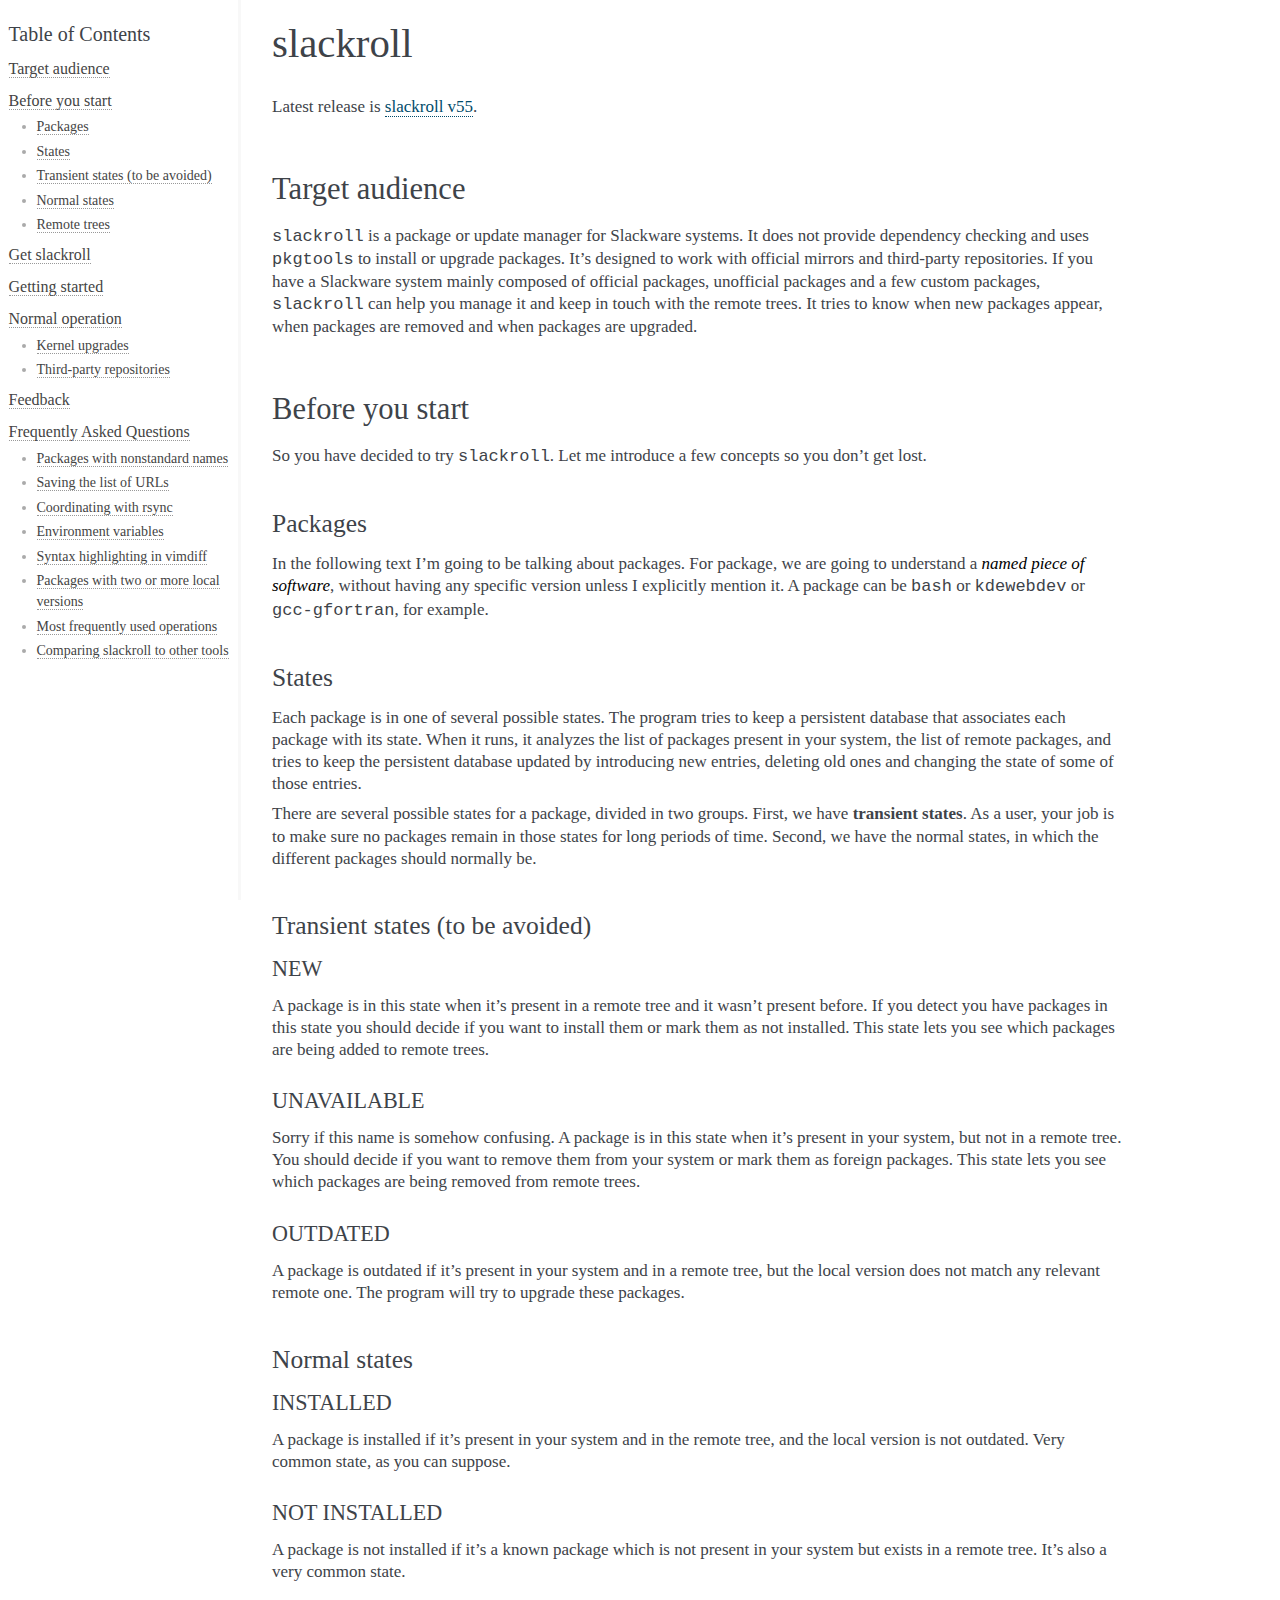
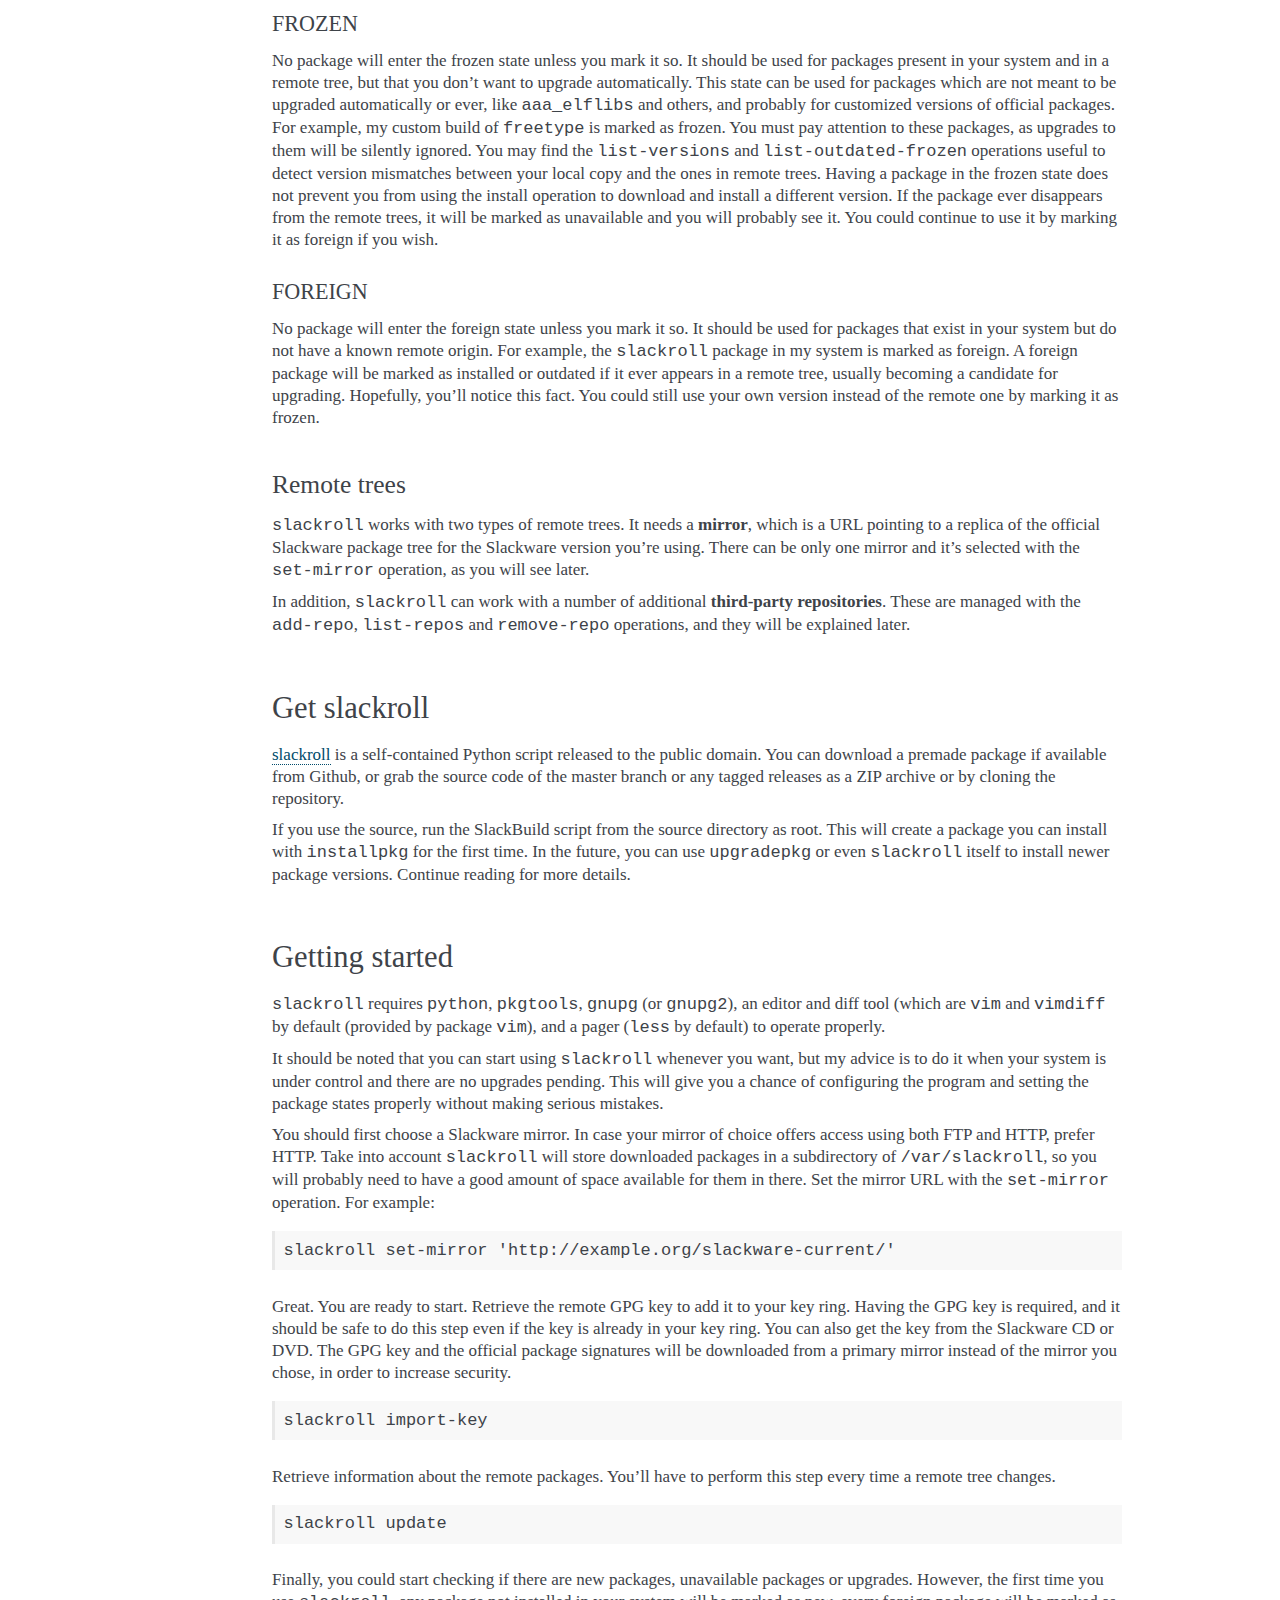
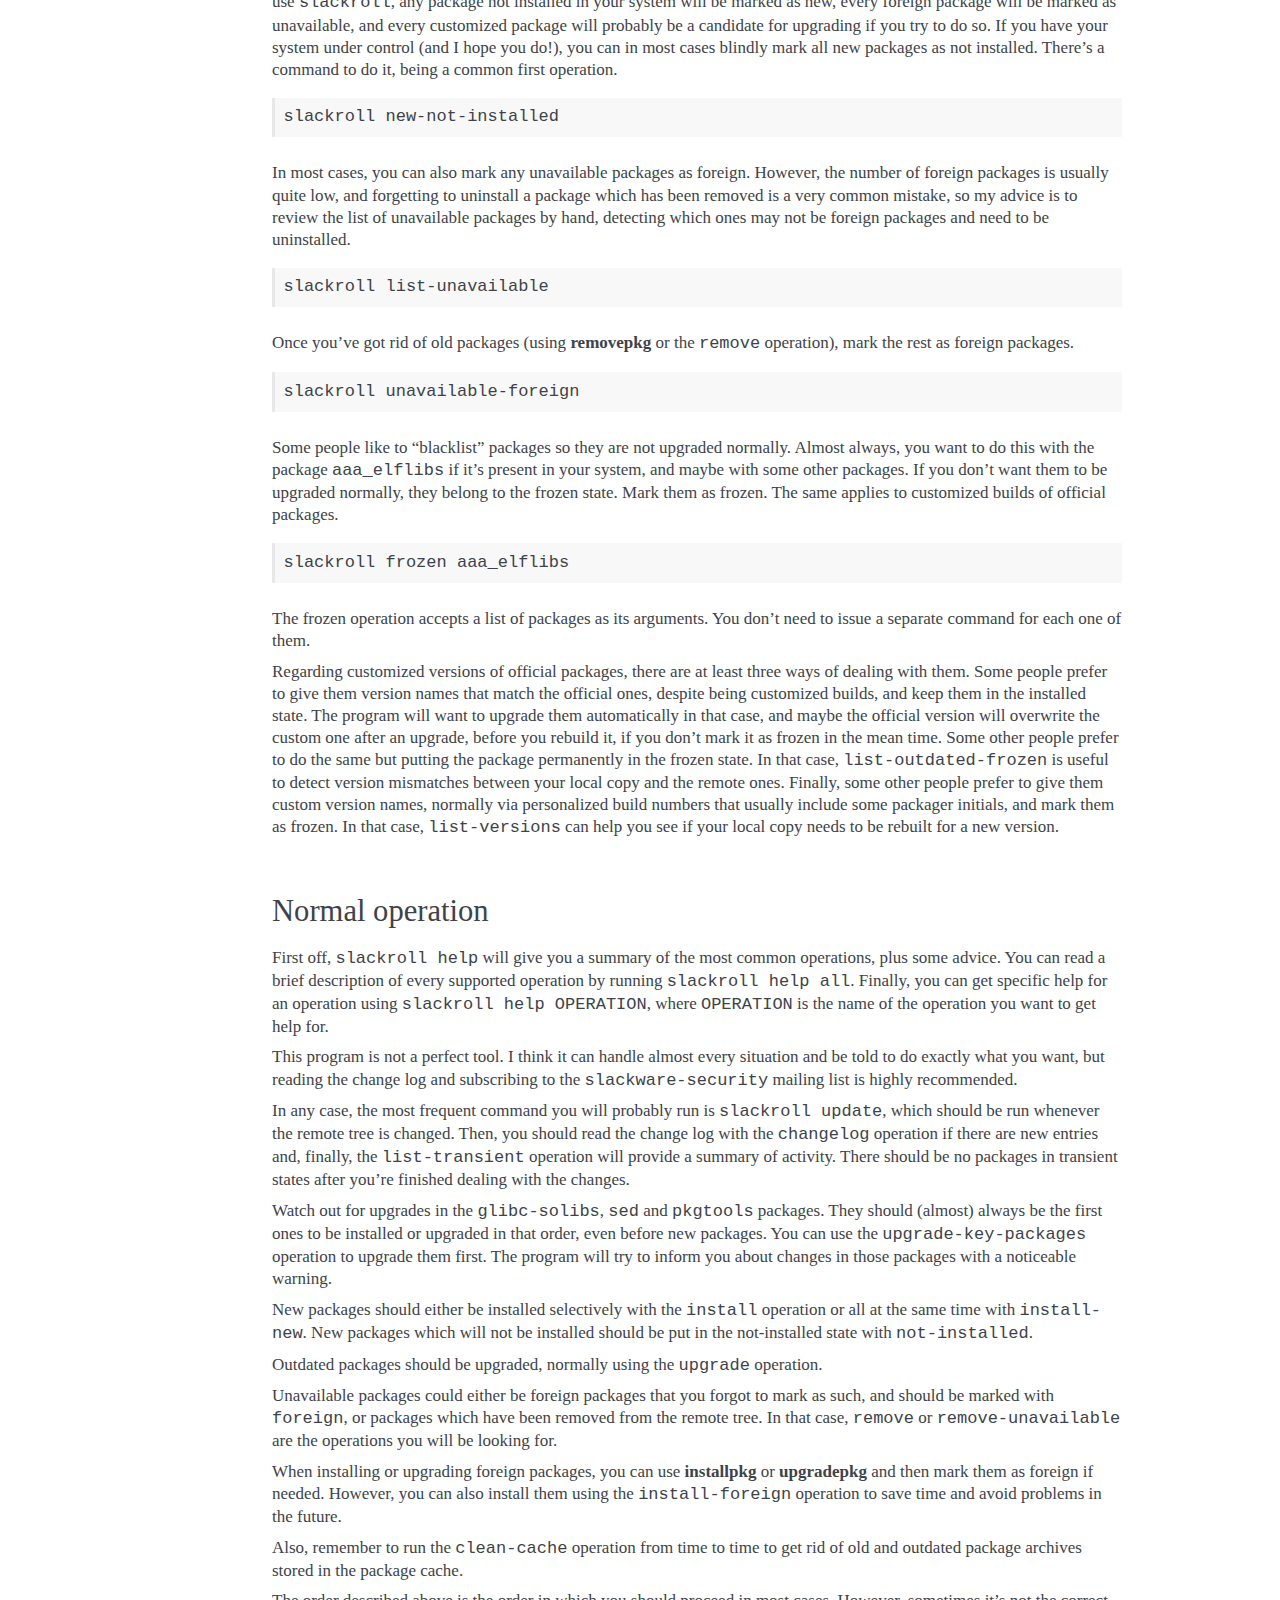
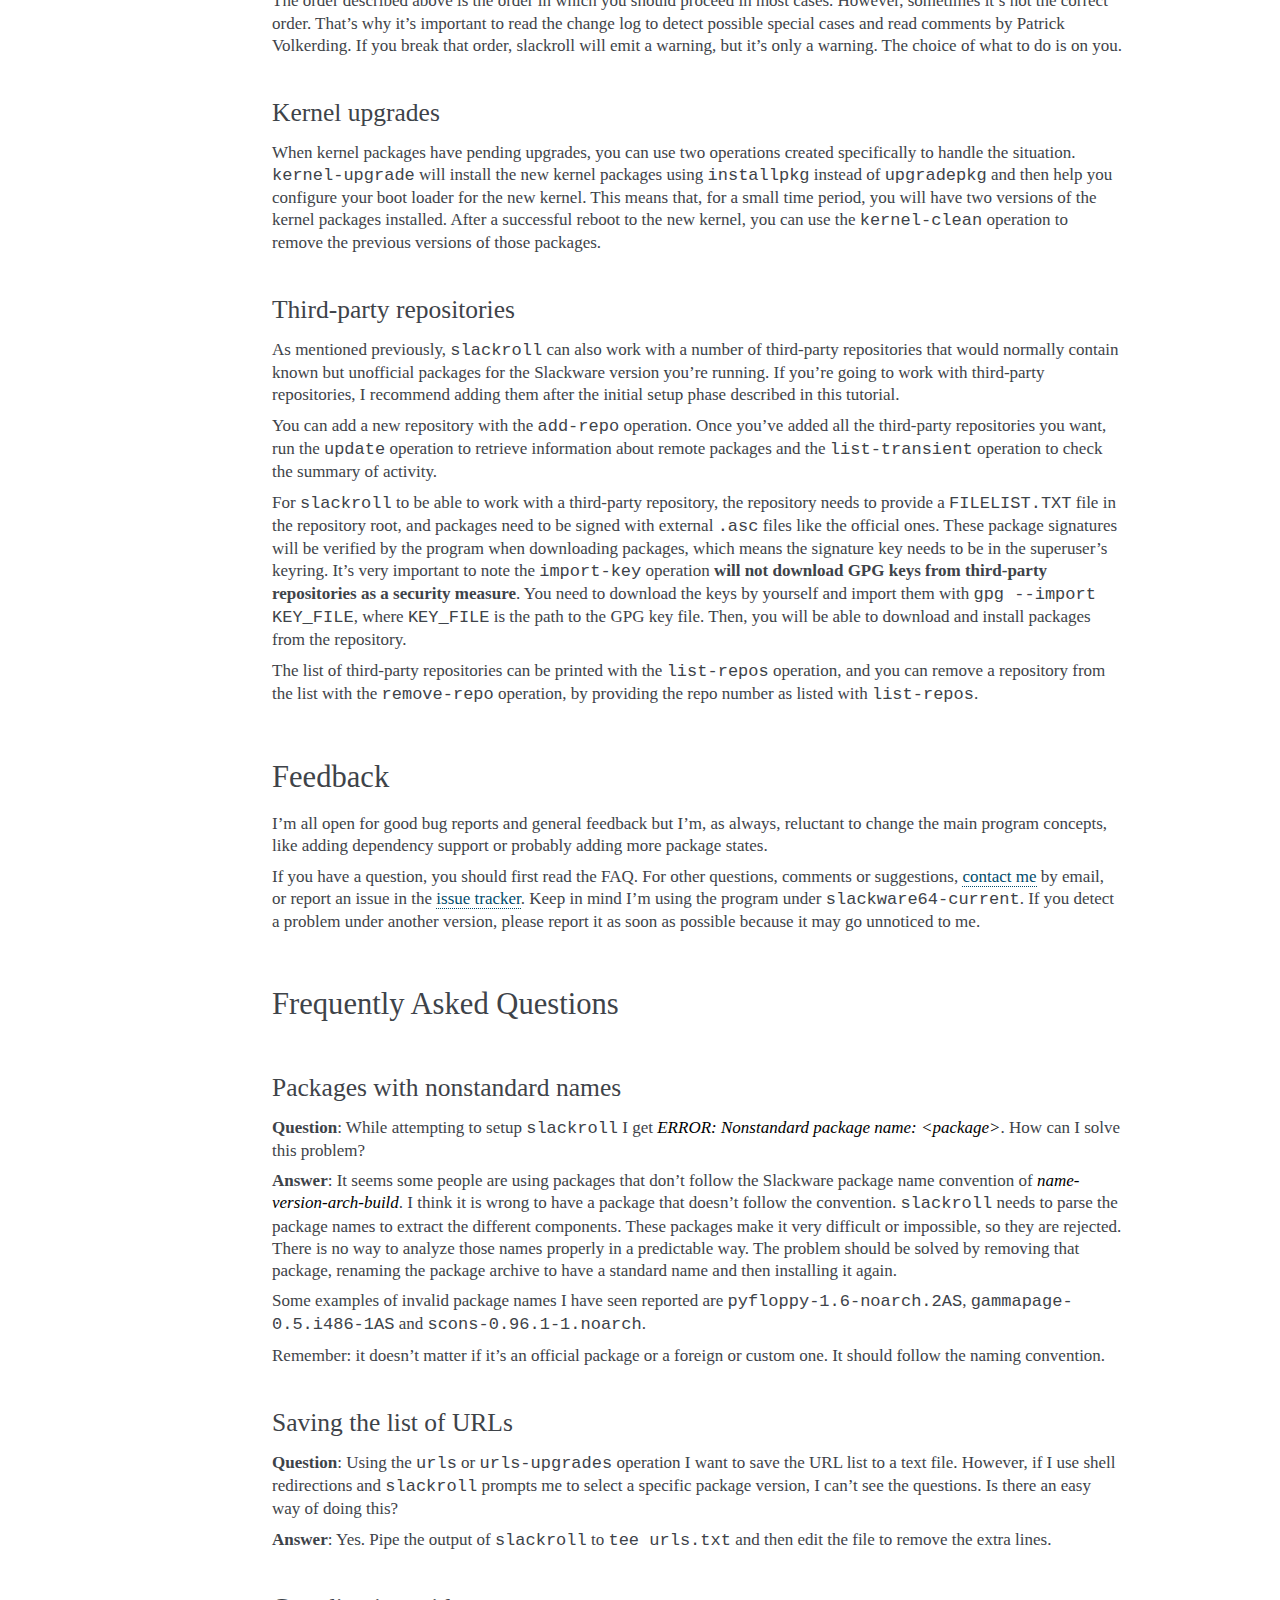
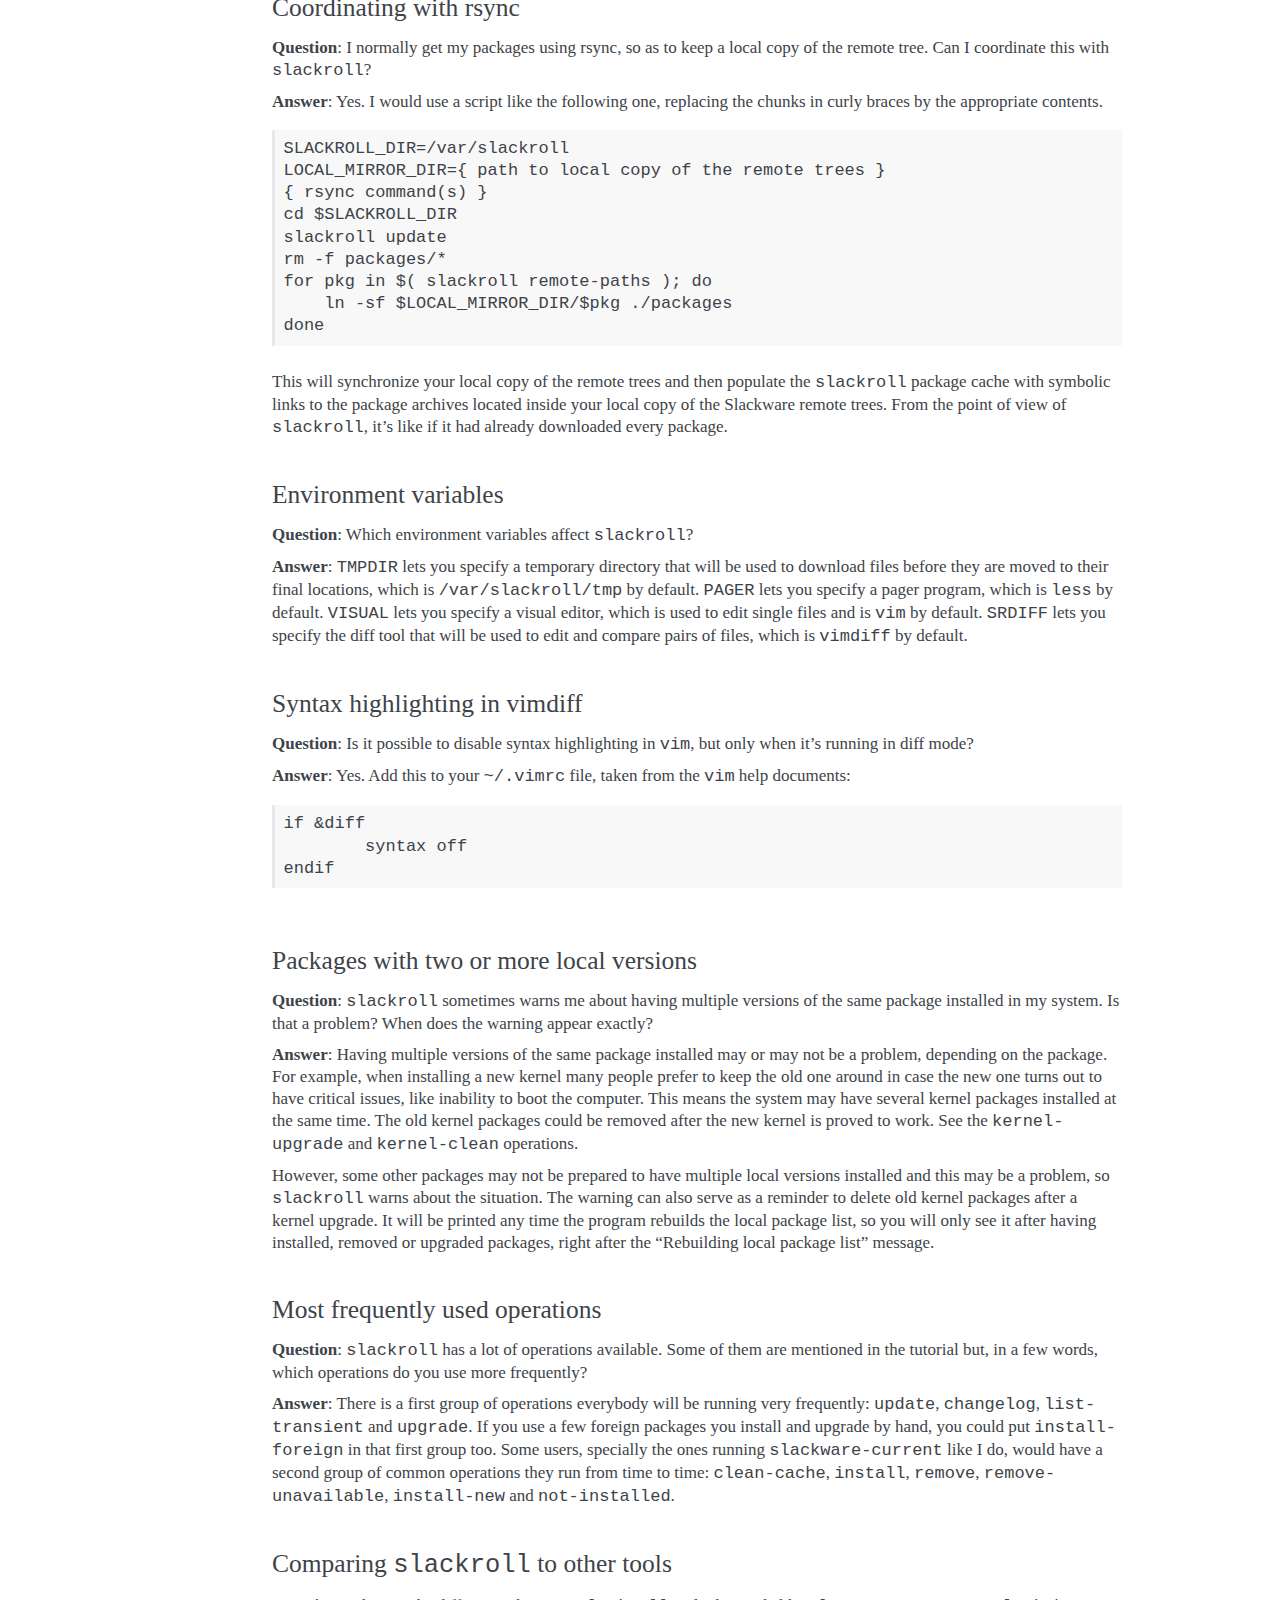
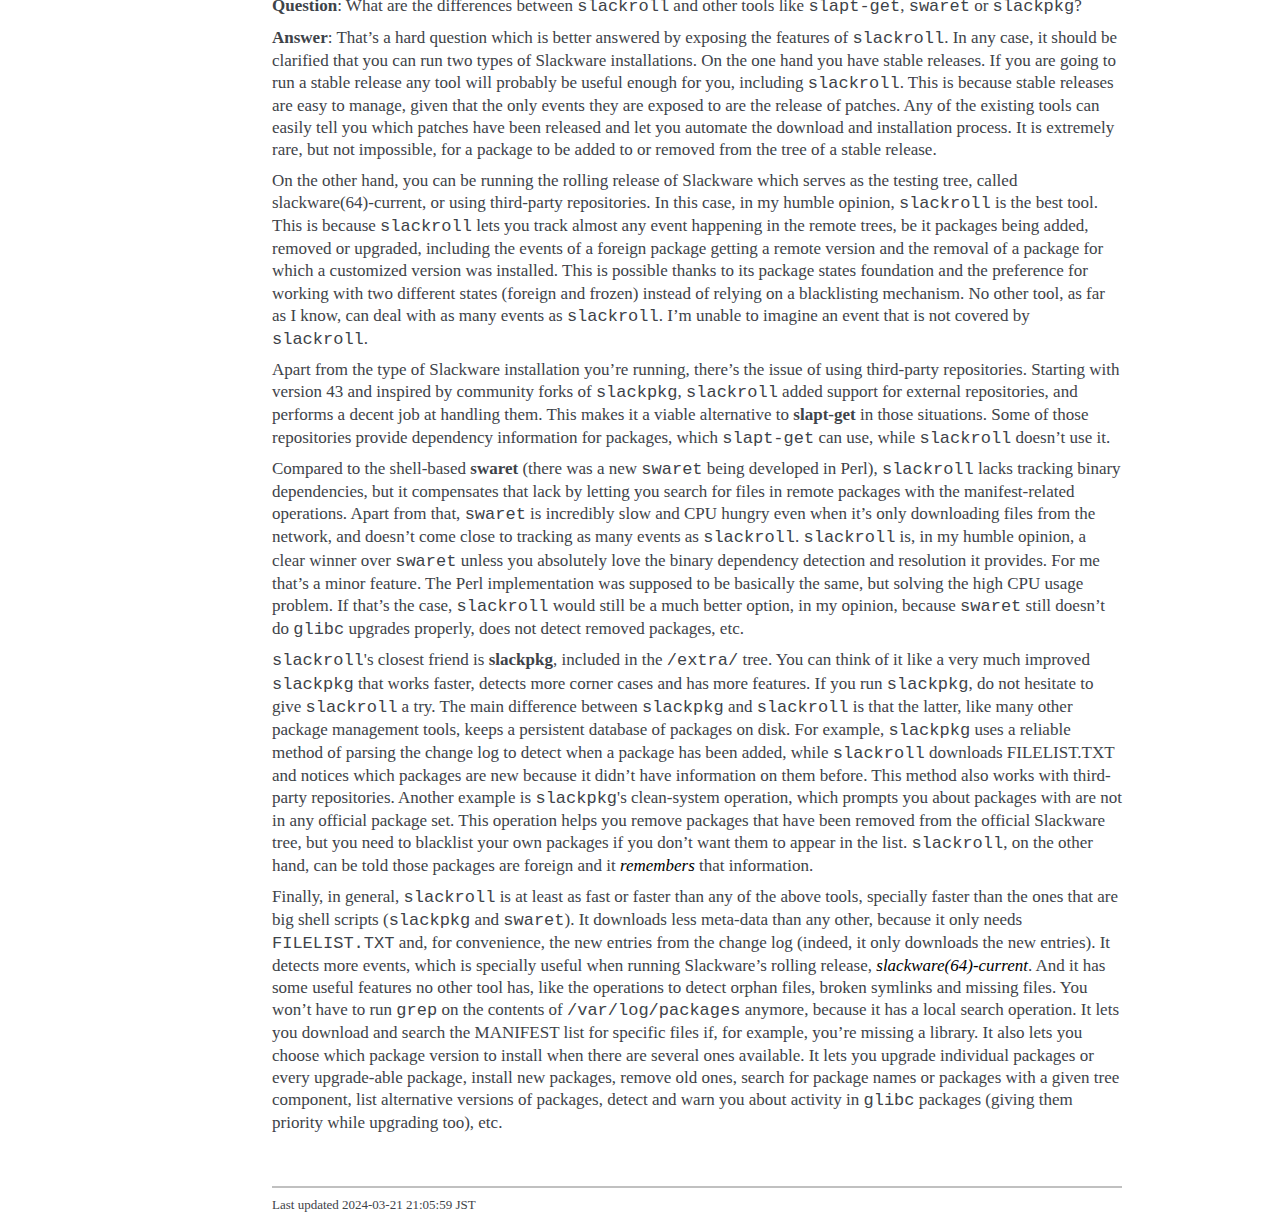
<file: index.html>
<?xml version="1.0" encoding="utf-8"?>
<!DOCTYPE html PUBLIC "-//W3C//DTD XHTML 1.1//EN"
    "http://www.w3.org/TR/xhtml11/DTD/xhtml11.dtd">
<html xmlns="http://www.w3.org/1999/xhtml" xml:lang="en">
<head>
<meta http-equiv="Content-Type" content="application/xhtml+xml; charset=utf-8" />
<meta name="generator" content="AsciiDoc 9.1.0" />
<meta name="description" content="Package or update manager for Slackware systems" />
<meta name="keywords" content="slackroll,slackware,package manager,update manager" />
<title>slackroll: package or update manager for Slackware systems</title>
<style type="text/css">
/* Shared CSS for AsciiDoc xhtml11 and html5 backends */

/* Default font. */
body {
  font-family: Georgia,serif;
}

/* Title font. */
h1, h2, h3, h4, h5, h6,
div.title, caption.title,
thead, p.table.header,
#toctitle,
#author, #revnumber, #revdate, #revremark,
#footer {
  font-family: Arial,Helvetica,sans-serif;
}

body {
  margin: 1em 5% 1em 5%;
}

a {
  color: blue;
  text-decoration: underline;
}
a:visited {
  color: fuchsia;
}

em {
  font-style: italic;
  color: navy;
}

strong {
  font-weight: bold;
  color: #083194;
}

h1, h2, h3, h4, h5, h6 {
  color: #527bbd;
  margin-top: 1.2em;
  margin-bottom: 0.5em;
  line-height: 1.3;
}

h1, h2, h3 {
  border-bottom: 2px solid silver;
}
h2 {
  padding-top: 0.5em;
}
h3 {
  float: left;
}
h3 + * {
  clear: left;
}
h5 {
  font-size: 1.0em;
}

div.sectionbody {
  margin-left: 0;
}

hr {
  border: 1px solid silver;
}

p {
  margin-top: 0.5em;
  margin-bottom: 0.5em;
}

ul, ol, li > p {
  margin-top: 0;
}
ul > li     { color: #aaa; }
ul > li > * { color: black; }

pre {
  padding: 0;
  margin: 0;
}

#author {
  color: #527bbd;
  font-weight: bold;
  font-size: 1.1em;
}
#email {
}
#revnumber, #revdate, #revremark {
}

#footer {
  font-size: small;
  border-top: 2px solid silver;
  padding-top: 0.5em;
  margin-top: 4.0em;
}
#footer-text {
  float: left;
  padding-bottom: 0.5em;
}
#footer-badges {
  float: right;
  padding-bottom: 0.5em;
}

#preamble {
  margin-top: 1.5em;
  margin-bottom: 1.5em;
}
div.imageblock, div.exampleblock, div.verseblock,
div.quoteblock, div.literalblock, div.listingblock, div.sidebarblock,
div.admonitionblock {
  margin-top: 1.0em;
  margin-bottom: 1.5em;
}
div.admonitionblock {
  margin-top: 2.0em;
  margin-bottom: 2.0em;
  margin-right: 10%;
  color: #606060;
}

div.content { /* Block element content. */
  padding: 0;
}

/* Block element titles. */
div.title, caption.title {
  color: #527bbd;
  font-weight: bold;
  text-align: left;
  margin-top: 1.0em;
  margin-bottom: 0.5em;
}
div.title + * {
  margin-top: 0;
}

td div.title:first-child {
  margin-top: 0.0em;
}
div.content div.title:first-child {
  margin-top: 0.0em;
}
div.content + div.title {
  margin-top: 0.0em;
}

div.sidebarblock > div.content {
  background: #ffffee;
  border: 1px solid #dddddd;
  border-left: 4px solid #f0f0f0;
  padding: 0.5em;
}

div.listingblock > div.content {
  border: 1px solid #dddddd;
  border-left: 5px solid #f0f0f0;
  background: #f8f8f8;
  padding: 0.5em;
}

div.quoteblock, div.verseblock {
  padding-left: 1.0em;
  margin-left: 1.0em;
  margin-right: 10%;
  border-left: 5px solid #f0f0f0;
  color: #777777;
}

div.quoteblock > div.attribution {
  padding-top: 0.5em;
  text-align: right;
}

div.verseblock > pre.content {
  font-family: inherit;
  font-size: inherit;
}
div.verseblock > div.attribution {
  padding-top: 0.75em;
  text-align: left;
}
/* DEPRECATED: Pre version 8.2.7 verse style literal block. */
div.verseblock + div.attribution {
  text-align: left;
}

div.admonitionblock .icon {
  vertical-align: top;
  font-size: 1.1em;
  font-weight: bold;
  text-decoration: underline;
  color: #527bbd;
  padding-right: 0.5em;
}
div.admonitionblock td.content {
  padding-left: 0.5em;
  border-left: 3px solid #dddddd;
}

div.exampleblock > div.content {
  border-left: 3px solid #dddddd;
  padding-left: 0.5em;
}

div.imageblock div.content { padding-left: 0; }
span.image img { border-style: none; }
a.image:visited { color: white; }

dl {
  margin-top: 0.8em;
  margin-bottom: 0.8em;
}
dt {
  margin-top: 0.5em;
  margin-bottom: 0;
  font-style: normal;
  color: navy;
}
dd > *:first-child {
  margin-top: 0.1em;
}

ul, ol {
    list-style-position: outside;
}
ol.arabic {
  list-style-type: decimal;
}
ol.loweralpha {
  list-style-type: lower-alpha;
}
ol.upperalpha {
  list-style-type: upper-alpha;
}
ol.lowerroman {
  list-style-type: lower-roman;
}
ol.upperroman {
  list-style-type: upper-roman;
}

div.compact ul, div.compact ol,
div.compact p, div.compact p,
div.compact div, div.compact div {
  margin-top: 0.1em;
  margin-bottom: 0.1em;
}

tfoot {
  font-weight: bold;
}
td > div.verse {
  white-space: pre;
}

div.hdlist {
  margin-top: 0.8em;
  margin-bottom: 0.8em;
}
div.hdlist tr {
  padding-bottom: 15px;
}
dt.hdlist1.strong, td.hdlist1.strong {
  font-weight: bold;
}
td.hdlist1 {
  vertical-align: top;
  font-style: normal;
  padding-right: 0.8em;
  color: navy;
}
td.hdlist2 {
  vertical-align: top;
}
div.hdlist.compact tr {
  margin: 0;
  padding-bottom: 0;
}

.comment {
  background: yellow;
}

.footnote, .footnoteref {
  font-size: 0.8em;
}

span.footnote, span.footnoteref {
  vertical-align: super;
}

#footnotes {
  margin: 20px 0 20px 0;
  padding: 7px 0 0 0;
}

#footnotes div.footnote {
  margin: 0 0 5px 0;
}

#footnotes hr {
  border: none;
  border-top: 1px solid silver;
  height: 1px;
  text-align: left;
  margin-left: 0;
  width: 20%;
  min-width: 100px;
}

div.colist td {
  padding-right: 0.5em;
  padding-bottom: 0.3em;
  vertical-align: top;
}
div.colist td img {
  margin-top: 0.3em;
}

@media print {
  #footer-badges { display: none; }
}

#toc {
  margin-bottom: 2.5em;
}

#toctitle {
  color: #527bbd;
  font-size: 1.1em;
  font-weight: bold;
  margin-top: 1.0em;
  margin-bottom: 0.1em;
}

div.toclevel1, div.toclevel2, div.toclevel3, div.toclevel4 {
  margin-top: 0;
  margin-bottom: 0;
}
div.toclevel2 {
  margin-left: 2em;
  font-size: 0.9em;
}
div.toclevel3 {
  margin-left: 4em;
  font-size: 0.9em;
}
div.toclevel4 {
  margin-left: 6em;
  font-size: 0.9em;
}

span.aqua { color: aqua; }
span.black { color: black; }
span.blue { color: blue; }
span.fuchsia { color: fuchsia; }
span.gray { color: gray; }
span.green { color: green; }
span.lime { color: lime; }
span.maroon { color: maroon; }
span.navy { color: navy; }
span.olive { color: olive; }
span.purple { color: purple; }
span.red { color: red; }
span.silver { color: silver; }
span.teal { color: teal; }
span.white { color: white; }
span.yellow { color: yellow; }

span.aqua-background { background: aqua; }
span.black-background { background: black; }
span.blue-background { background: blue; }
span.fuchsia-background { background: fuchsia; }
span.gray-background { background: gray; }
span.green-background { background: green; }
span.lime-background { background: lime; }
span.maroon-background { background: maroon; }
span.navy-background { background: navy; }
span.olive-background { background: olive; }
span.purple-background { background: purple; }
span.red-background { background: red; }
span.silver-background { background: silver; }
span.teal-background { background: teal; }
span.white-background { background: white; }
span.yellow-background { background: yellow; }

span.big { font-size: 2em; }
span.small { font-size: 0.6em; }

span.underline { text-decoration: underline; }
span.overline { text-decoration: overline; }
span.line-through { text-decoration: line-through; }


/*
 * xhtml11 specific
 *
 * */

tt {
  font-family: monospace;
  font-size: inherit;
  color: navy;
}

div.tableblock {
  margin-top: 1.0em;
  margin-bottom: 1.5em;
}
div.tableblock > table {
  border: 3px solid #527bbd;
}
thead, p.table.header {
  font-weight: bold;
  color: #527bbd;
}
p.table {
  margin-top: 0;
}
/* Because the table frame attribute is overridden by CSS in most browsers. */
div.tableblock > table[frame="void"] {
  border-style: none;
}
div.tableblock > table[frame="hsides"] {
  border-left-style: none;
  border-right-style: none;
}
div.tableblock > table[frame="vsides"] {
  border-top-style: none;
  border-bottom-style: none;
}


/*
 * html5 specific
 *
 * */

.monospaced {
  font-family: monospace;
  font-size: inherit;
  color: navy;
}

table.tableblock {
  margin-top: 1.0em;
  margin-bottom: 1.5em;
}
thead, p.tableblock.header {
  font-weight: bold;
  color: #527bbd;
}
p.tableblock {
  margin-top: 0;
}
table.tableblock {
  border-width: 3px;
  border-spacing: 0px;
  border-style: solid;
  border-color: #527bbd;
  border-collapse: collapse;
}
th.tableblock, td.tableblock {
  border-width: 1px;
  padding: 4px;
  border-style: solid;
  border-color: #527bbd;
}

table.tableblock.frame-topbot {
  border-left-style: hidden;
  border-right-style: hidden;
}
table.tableblock.frame-sides {
  border-top-style: hidden;
  border-bottom-style: hidden;
}
table.tableblock.frame-none {
  border-style: hidden;
}

th.tableblock.halign-left, td.tableblock.halign-left {
  text-align: left;
}
th.tableblock.halign-center, td.tableblock.halign-center {
  text-align: center;
}
th.tableblock.halign-right, td.tableblock.halign-right {
  text-align: right;
}

th.tableblock.valign-top, td.tableblock.valign-top {
  vertical-align: top;
}
th.tableblock.valign-middle, td.tableblock.valign-middle {
  vertical-align: middle;
}
th.tableblock.valign-bottom, td.tableblock.valign-bottom {
  vertical-align: bottom;
}


/*
 * manpage specific
 *
 * */

body.manpage h1 {
  padding-top: 0.5em;
  padding-bottom: 0.5em;
  border-top: 2px solid silver;
  border-bottom: 2px solid silver;
}
body.manpage h2 {
  border-style: none;
}
body.manpage div.sectionbody {
  margin-left: 3em;
}

@media print {
  body.manpage div#toc { display: none; }
}


/*
 * Theme specific overrides of the preceding (asciidoc.css) CSS.
 *
 */
body {
  font-family: Garamond, Georgia, serif;
  font-size: 17px;
  color: #3E4349;
  line-height: 1.3em;
}
h1, h2, h3, h4, h5, h6,
div.title, caption.title,
thead, p.table.header,
#toctitle,
#author, #revnumber, #revdate, #revremark,
#footer {
  font-family: Garmond, Georgia, serif;
  font-weight: normal;
  border-bottom-width: 0;
  color: #3E4349;
}
div.title, caption.title { color: #596673; font-weight: bold; }
h1 { font-size: 240%; }
h2 { font-size: 180%; }
h3 { font-size: 150%; }
h4 { font-size: 130%; }
h5 { font-size: 115%; }
h6 { font-size: 100%; }
#header h1 { margin-top: 0; }
#toc {
  color: #444444;
  line-height: 1.5;
  padding-top: 1.5em;
}
#toctitle {
  font-size: 20px;
}
#toc a {
    border-bottom: 1px dotted #999999;
    color: #444444 !important;
    text-decoration: none !important;
}
#toc a:hover {
    border-bottom: 1px solid #6D4100;
    color: #6D4100 !important;
    text-decoration: none !important;
}
div.toclevel1 { margin-top: 0.2em; font-size: 16px; }
div.toclevel2 { margin-top: 0.15em; font-size: 14px; }
em, dt, td.hdlist1 { color: black; }
strong { color: #3E4349; }
a { color: #004B6B; text-decoration: none; border-bottom: 1px dotted #004B6B; }
a:visited { color: #615FA0; border-bottom: 1px dotted #615FA0; }
a:hover { color: #6D4100; border-bottom: 1px solid #6D4100; }
div.tableblock > table, table.tableblock { border: 3px solid #E8E8E8; }
th.tableblock, td.tableblock { border: 1px solid #E8E8E8; }
ul > li > * { color: #3E4349; }
pre, tt, .monospaced { font-family: Consolas,Menlo,'Deja Vu Sans Mono','Bitstream Vera Sans Mono',monospace; }
tt, .monospaced { font-size: 0.9em; color: black;
}
div.exampleblock > div.content, div.sidebarblock > div.content, div.listingblock > div.content { border-width: 0 0 0 3px; border-color: #E8E8E8; }
div.verseblock { border-left-width: 0; margin-left: 3em; }
div.quoteblock { border-left-width: 3px; margin-left: 0; margin-right: 0;}
div.admonitionblock td.content { border-left: 3px solid #E8E8E8; }


@media screen {
  body {
    max-width: 50em; /* approximately 80 characters wide */
    margin-left: 16em;
  }

  #toc {
    position: fixed;
    top: 0;
    left: 0;
    bottom: 0;
    width: 13em;
    padding: 0.5em;
    padding-bottom: 1.5em;
    margin: 0;
    overflow: auto;
    border-right: 3px solid #f8f8f8;
    background-color: white;
  }

  #toc .toclevel1 {
    margin-top: 0.5em;
  }

  #toc .toclevel2 {
    margin-top: 0.25em;
    display: list-item;
    color: #aaaaaa;
  }

  #toctitle {
    margin-top: 0.5em;
  }
}
</style>
<script type="text/javascript">
/*<![CDATA[*/
var asciidoc = {  // Namespace.

/////////////////////////////////////////////////////////////////////
// Table Of Contents generator
/////////////////////////////////////////////////////////////////////

/* Author: Mihai Bazon, September 2002
 * http://students.infoiasi.ro/~mishoo
 *
 * Table Of Content generator
 * Version: 0.4
 *
 * Feel free to use this script under the terms of the GNU General Public
 * License, as long as you do not remove or alter this notice.
 */

 /* modified by Troy D. Hanson, September 2006. License: GPL */
 /* modified by Stuart Rackham, 2006, 2009. License: GPL */

// toclevels = 1..4.
toc: function (toclevels) {

  function getText(el) {
    var text = "";
    for (var i = el.firstChild; i != null; i = i.nextSibling) {
      if (i.nodeType == 3 /* Node.TEXT_NODE */) // IE doesn't speak constants.
        text += i.data;
      else if (i.firstChild != null)
        text += getText(i);
    }
    return text;
  }

  function TocEntry(el, text, toclevel) {
    this.element = el;
    this.text = text;
    this.toclevel = toclevel;
  }

  function tocEntries(el, toclevels) {
    var result = new Array;
    var re = new RegExp('[hH]([1-'+(toclevels+1)+'])');
    // Function that scans the DOM tree for header elements (the DOM2
    // nodeIterator API would be a better technique but not supported by all
    // browsers).
    var iterate = function (el) {
      for (var i = el.firstChild; i != null; i = i.nextSibling) {
        if (i.nodeType == 1 /* Node.ELEMENT_NODE */) {
          var mo = re.exec(i.tagName);
          if (mo && (i.getAttribute("class") || i.getAttribute("className")) != "float") {
            result[result.length] = new TocEntry(i, getText(i), mo[1]-1);
          }
          iterate(i);
        }
      }
    }
    iterate(el);
    return result;
  }

  var toc = document.getElementById("toc");
  if (!toc) {
    return;
  }

  // Delete existing TOC entries in case we're reloading the TOC.
  var tocEntriesToRemove = [];
  var i;
  for (i = 0; i < toc.childNodes.length; i++) {
    var entry = toc.childNodes[i];
    if (entry.nodeName.toLowerCase() == 'div'
     && entry.getAttribute("class")
     && entry.getAttribute("class").match(/^toclevel/))
      tocEntriesToRemove.push(entry);
  }
  for (i = 0; i < tocEntriesToRemove.length; i++) {
    toc.removeChild(tocEntriesToRemove[i]);
  }

  // Rebuild TOC entries.
  var entries = tocEntries(document.getElementById("content"), toclevels);
  for (var i = 0; i < entries.length; ++i) {
    var entry = entries[i];
    if (entry.element.id == "")
      entry.element.id = "_toc_" + i;
    var a = document.createElement("a");
    a.href = "#" + entry.element.id;
    a.appendChild(document.createTextNode(entry.text));
    var div = document.createElement("div");
    div.appendChild(a);
    div.className = "toclevel" + entry.toclevel;
    toc.appendChild(div);
  }
  if (entries.length == 0)
    toc.parentNode.removeChild(toc);
},


/////////////////////////////////////////////////////////////////////
// Footnotes generator
/////////////////////////////////////////////////////////////////////

/* Based on footnote generation code from:
 * http://www.brandspankingnew.net/archive/2005/07/format_footnote.html
 */

footnotes: function () {
  // Delete existing footnote entries in case we're reloading the footnodes.
  var i;
  var noteholder = document.getElementById("footnotes");
  if (!noteholder) {
    return;
  }
  var entriesToRemove = [];
  for (i = 0; i < noteholder.childNodes.length; i++) {
    var entry = noteholder.childNodes[i];
    if (entry.nodeName.toLowerCase() == 'div' && entry.getAttribute("class") == "footnote")
      entriesToRemove.push(entry);
  }
  for (i = 0; i < entriesToRemove.length; i++) {
    noteholder.removeChild(entriesToRemove[i]);
  }

  // Rebuild footnote entries.
  var cont = document.getElementById("content");
  var spans = cont.getElementsByTagName("span");
  var refs = {};
  var n = 0;
  for (i=0; i<spans.length; i++) {
    if (spans[i].className == "footnote") {
      n++;
      var note = spans[i].getAttribute("data-note");
      if (!note) {
        // Use [\s\S] in place of . so multi-line matches work.
        // Because JavaScript has no s (dotall) regex flag.
        note = spans[i].innerHTML.match(/\s*\[([\s\S]*)]\s*/)[1];
        spans[i].innerHTML =
          "[<a id='_footnoteref_" + n + "' href='#_footnote_" + n +
          "' title='View footnote' class='footnote'>" + n + "</a>]";
        spans[i].setAttribute("data-note", note);
      }
      noteholder.innerHTML +=
        "<div class='footnote' id='_footnote_" + n + "'>" +
        "<a href='#_footnoteref_" + n + "' title='Return to text'>" +
        n + "</a>. " + note + "</div>";
      var id =spans[i].getAttribute("id");
      if (id != null) refs["#"+id] = n;
    }
  }
  if (n == 0)
    noteholder.parentNode.removeChild(noteholder);
  else {
    // Process footnoterefs.
    for (i=0; i<spans.length; i++) {
      if (spans[i].className == "footnoteref") {
        var href = spans[i].getElementsByTagName("a")[0].getAttribute("href");
        href = href.match(/#.*/)[0];  // Because IE return full URL.
        n = refs[href];
        spans[i].innerHTML =
          "[<a href='#_footnote_" + n +
          "' title='View footnote' class='footnote'>" + n + "</a>]";
      }
    }
  }
},

install: function(toclevels) {
  var timerId;

  function reinstall() {
    asciidoc.footnotes();
    if (toclevels) {
      asciidoc.toc(toclevels);
    }
  }

  function reinstallAndRemoveTimer() {
    clearInterval(timerId);
    reinstall();
  }

  timerId = setInterval(reinstall, 500);
  if (document.addEventListener)
    document.addEventListener("DOMContentLoaded", reinstallAndRemoveTimer, false);
  else
    window.onload = reinstallAndRemoveTimer;
}

}
asciidoc.install(2);
/*]]>*/
</script>
<link rel="alternate" type="application/rss+xml" title="RSS Feed" href="https://rg3.github.io/slackroll/slackroll.rss">
</head>
<body class="article">
<div id="header">
<h1>slackroll</h1>
<div id="toc">
  <div id="toctitle">Table of Contents</div>
  <noscript><p><b>JavaScript must be enabled in your browser to display the table of contents.</b></p></noscript>
</div>
</div>
<div id="content">
<div id="preamble">
<div class="sectionbody">
<div class="paragraph"><p>Latest release is
<a href="https://github.com/slackroll/slackroll/releases/download/v55/slackroll-v55-noarch-1.tgz">slackroll
v55</a>.</p></div>
</div>
</div>
<div class="sect1">
<h2 id="_target_audience">Target audience</h2>
<div class="sectionbody">
<div class="paragraph"><p><code>slackroll</code> is a package or update manager for Slackware systems. It does not
provide dependency checking and uses <code>pkgtools</code> to install or upgrade
packages. It&#8217;s designed to work with official mirrors and third-party
repositories. If you have a Slackware system mainly composed of official
packages, unofficial packages and a few custom packages, <code>slackroll</code> can help
you manage it and keep in touch with the remote trees. It tries to know when
new packages appear, when packages are removed and when packages are upgraded.</p></div>
</div>
</div>
<div class="sect1">
<h2 id="_before_you_start">Before you start</h2>
<div class="sectionbody">
<div class="paragraph"><p>So you have decided to try <code>slackroll</code>. Let me introduce a few concepts so you
don&#8217;t get lost.</p></div>
<div class="sect2">
<h3 id="_packages">Packages</h3>
<div class="paragraph"><p>In the following text I&#8217;m going to be talking about packages. For package, we
are going to understand a <em>named piece of software</em>, without having any
specific version unless I explicitly mention it. A package can be <code>bash</code> or
<code>kdewebdev</code> or <code>gcc-gfortran</code>, for example.</p></div>
</div>
<div class="sect2">
<h3 id="_states">States</h3>
<div class="paragraph"><p>Each package is in one of several possible states. The program tries to keep a
persistent database that associates each package with its state. When it runs,
it analyzes the list of packages present in your system, the list of remote
packages, and tries to keep the persistent database updated by introducing new
entries, deleting old ones and changing the state of some of those entries.</p></div>
<div class="paragraph"><p>There are several possible states for a package, divided in two groups. First,
we have <strong>transient states</strong>. As a user, your job is to make sure no packages
remain in those states for long periods of time. Second, we have the normal
states, in which the different packages should normally be.</p></div>
</div>
<div class="sect2">
<h3 id="_transient_states_to_be_avoided">Transient states (to be avoided)</h3>
<div class="sect3">
<h4 id="_new">NEW</h4>
<div class="paragraph"><p>A package is in this state when it&#8217;s present in a remote tree and it wasn&#8217;t
present before. If you detect you have packages in this state you should
decide if you want to install them or mark them as not installed. This state
lets you see which packages are being added to remote trees.</p></div>
</div>
<div class="sect3">
<h4 id="_unavailable">UNAVAILABLE</h4>
<div class="paragraph"><p>Sorry if this name is somehow confusing. A package is in this state when it&#8217;s
present in your system, but not in a remote tree. You should decide if you
want to remove them from your system or mark them as foreign packages. This
state lets you see which packages are being removed from remote trees.</p></div>
</div>
<div class="sect3">
<h4 id="_outdated">OUTDATED</h4>
<div class="paragraph"><p>A package is outdated if it&#8217;s present in your system and in a remote tree, but
the local version does not match any relevant remote one. The program will try
to upgrade these packages.</p></div>
</div>
</div>
<div class="sect2">
<h3 id="_normal_states">Normal states</h3>
<div class="sect3">
<h4 id="_installed">INSTALLED</h4>
<div class="paragraph"><p>A package is installed if it&#8217;s present in your system and in the remote tree,
and the local version is not outdated. Very common state, as you can suppose.</p></div>
</div>
<div class="sect3">
<h4 id="_not_installed">NOT INSTALLED</h4>
<div class="paragraph"><p>A package is not installed if it&#8217;s a known package which is not present in
your system but exists in a remote tree. It&#8217;s also a very common state.</p></div>
</div>
<div class="sect3">
<h4 id="_frozen">FROZEN</h4>
<div class="paragraph"><p>No package will enter the frozen state unless you mark it so. It should be
used for packages present in your system and in a remote tree, but that you
don&#8217;t want to upgrade automatically. This state can be used for packages which
are not meant to be upgraded automatically or ever, like <code>aaa_elflibs</code> and
others, and probably for customized versions of official packages. For
example, my custom build of <code>freetype</code> is marked as frozen. You must pay
attention to these packages, as upgrades to them will be silently ignored. You
may find the <code>list-versions</code> and <code>list-outdated-frozen</code> operations useful to
detect version mismatches between your local copy and the ones in remote
trees. Having a package in the frozen state does not prevent you from using
the install operation to download and install a different version. If the
package ever disappears from the remote trees, it will be marked as
unavailable and you will probably see it. You could continue to use it by
marking it as foreign if you wish.</p></div>
</div>
<div class="sect3">
<h4 id="_foreign">FOREIGN</h4>
<div class="paragraph"><p>No package will enter the foreign state unless you mark it so. It should be
used for packages that exist in your system but do not have a known remote
origin. For example, the <code>slackroll</code> package in my system is marked as
foreign. A foreign package will be marked as installed or outdated if it ever
appears in a remote tree, usually becoming a candidate for upgrading.
Hopefully, you&#8217;ll notice this fact. You could still use your own version
instead of the remote one by marking it as frozen.</p></div>
</div>
</div>
<div class="sect2">
<h3 id="_remote_trees">Remote trees</h3>
<div class="paragraph"><p><code>slackroll</code> works with two types of remote trees. It needs a <strong>mirror</strong>, which
is a URL pointing to a replica of the official Slackware package tree for the
Slackware version you&#8217;re using. There can be only one mirror and it&#8217;s selected
with the <code>set-mirror</code> operation, as you will see later.</p></div>
<div class="paragraph"><p>In addition, <code>slackroll</code> can work with a number of additional <strong>third-party
repositories</strong>. These are managed with the <code>add-repo</code>, <code>list-repos</code> and
<code>remove-repo</code> operations, and they will be explained later.</p></div>
</div>
</div>
</div>
<div class="sect1">
<h2 id="_get_slackroll">Get slackroll</h2>
<div class="sectionbody">
<div class="paragraph"><p><a href="https://github.com/slackroll/slackroll/releases/latest">slackroll</a> is a
self-contained Python script released to the public domain. You can download a
premade package if available from Github, or grab the source code of the
master branch or any tagged releases as a ZIP archive or by cloning the
repository.</p></div>
<div class="paragraph"><p>If you use the source, run the SlackBuild script from the source directory as
root. This will create a package you can install with <code>installpkg</code> for the
first time. In the future, you can use <code>upgradepkg</code> or even <code>slackroll</code> itself
to install newer package versions. Continue reading for more details.</p></div>
</div>
</div>
<div class="sect1">
<h2 id="_getting_started">Getting started</h2>
<div class="sectionbody">
<div class="paragraph"><p><code>slackroll</code> requires <code>python</code>, <code>pkgtools</code>, <code>gnupg</code> (or <code>gnupg2</code>), an editor
and diff tool (which are <code>vim</code> and <code>vimdiff</code> by default (provided by package
<code>vim</code>), and a pager (<code>less</code> by default) to operate properly.</p></div>
<div class="paragraph"><p>It should be noted that you can start using <code>slackroll</code> whenever you want, but
my advice is to do it when your system is under control and there are no
upgrades pending. This will give you a chance of configuring the program and
setting the package states properly without making serious mistakes.</p></div>
<div class="paragraph"><p>You should first choose a Slackware mirror. In case your mirror of choice
offers access using both FTP and HTTP, prefer HTTP. Take into account
<code>slackroll</code> will store downloaded packages in a subdirectory of
<code>/var/slackroll</code>, so you will probably need to have a good amount of space
available for them in there. Set the mirror URL with the <code>set-mirror</code>
operation. For example:</p></div>
<div class="listingblock">
<div class="content">
<pre><code>slackroll set-mirror 'http://example.org/slackware-current/'</code></pre>
</div></div>
<div class="paragraph"><p>Great. You are ready to start. Retrieve the remote GPG key to add it to your
key ring. Having the GPG key is required, and it should be safe to do this
step even if the key is already in your key ring. You can also get the key
from the Slackware CD or DVD. The GPG key and the official package signatures
will be downloaded from a primary mirror instead of the mirror you chose, in
order to increase security.</p></div>
<div class="listingblock">
<div class="content">
<pre><code>slackroll import-key</code></pre>
</div></div>
<div class="paragraph"><p>Retrieve information about the remote packages. You&#8217;ll have to perform this
step every time a remote tree changes.</p></div>
<div class="listingblock">
<div class="content">
<pre><code>slackroll update</code></pre>
</div></div>
<div class="paragraph"><p>Finally, you could start checking if there are new packages, unavailable
packages or upgrades. However, the first time you use <code>slackroll</code>, any package
not installed in your system will be marked as new, every foreign package will
be marked as unavailable, and every customized package will probably be a
candidate for upgrading if you try to do so. If you have your system under
control (and I hope you do!), you can in most cases blindly mark all new
packages as not installed. There&#8217;s a command to do it, being a common first
operation.</p></div>
<div class="listingblock">
<div class="content">
<pre><code>slackroll new-not-installed</code></pre>
</div></div>
<div class="paragraph"><p>In most cases, you can also mark any unavailable packages as foreign.
However, the number of foreign packages is usually quite low, and forgetting
to uninstall a package which has been removed is a very common mistake, so my
advice is to review the list of unavailable packages by hand, detecting which
ones may not be foreign packages and need to be uninstalled.</p></div>
<div class="listingblock">
<div class="content">
<pre><code>slackroll list-unavailable</code></pre>
</div></div>
<div class="paragraph"><p>Once you&#8217;ve got rid of old packages (using <strong>removepkg</strong> or the <code>remove</code>
operation), mark the rest as foreign packages.</p></div>
<div class="listingblock">
<div class="content">
<pre><code>slackroll unavailable-foreign</code></pre>
</div></div>
<div class="paragraph"><p>Some people like to &#8220;blacklist&#8221; packages so they are not upgraded normally.
Almost always, you want to do this with the package <code>aaa_elflibs</code> if it&#8217;s
present in your system, and maybe with some other packages. If you don&#8217;t want
them to be upgraded normally, they belong to the frozen state. Mark them as
frozen. The same applies to customized builds of official packages.</p></div>
<div class="listingblock">
<div class="content">
<pre><code>slackroll frozen aaa_elflibs</code></pre>
</div></div>
<div class="paragraph"><p>The frozen operation accepts a list of packages as its arguments. You don&#8217;t
need to issue a separate command for each one of them.</p></div>
<div class="paragraph"><p>Regarding customized versions of official packages, there are at least three
ways of dealing with them. Some people prefer to give them version names that
match the official ones, despite being customized builds, and keep them in the
installed state. The program will want to upgrade them automatically in that
case, and maybe the official version will overwrite the custom one after an
upgrade, before you rebuild it, if you don&#8217;t mark it as frozen in the mean
time. Some other people prefer to do the same but putting the package
permanently in the frozen state. In that case, <code>list-outdated-frozen</code> is
useful to detect version mismatches between your local copy and the remote
ones. Finally, some other people prefer to give them custom version names,
normally via personalized build numbers that usually include some packager
initials, and mark them as frozen. In that case, <code>list-versions</code> can help you
see if your local copy needs to be rebuilt for a new version.</p></div>
</div>
</div>
<div class="sect1">
<h2 id="_normal_operation">Normal operation</h2>
<div class="sectionbody">
<div class="paragraph"><p>First off, <code>slackroll help</code> will give you a summary of the most common
operations, plus some advice. You can read a brief description of every
supported operation by running <code>slackroll help all</code>. Finally, you can get
specific help for an operation using <code>slackroll help OPERATION</code>, where
<code>OPERATION</code> is the name of the operation you want to get help for.</p></div>
<div class="paragraph"><p>This program is not a perfect tool. I think it can handle almost every
situation and be told to do exactly what you want, but reading the change log
and subscribing to the <code>slackware-security</code> mailing list is highly
recommended.</p></div>
<div class="paragraph"><p>In any case, the most frequent command you will probably run is <code>slackroll
update</code>, which should be run whenever the remote tree is changed. Then, you
should read the change log with the <code>changelog</code> operation if there are new
entries and, finally, the <code>list-transient</code> operation will provide a summary of
activity. There should be no packages in transient states after you&#8217;re
finished dealing with the changes.</p></div>
<div class="paragraph"><p>Watch out for upgrades in the <code>glibc-solibs</code>, <code>sed</code> and <code>pkgtools</code> packages.
They should (almost) always be the first ones to be installed or upgraded in
that order, even before new packages. You can use the <code>upgrade-key-packages</code>
operation to upgrade them first. The program will try to inform you about
changes in those packages with a noticeable warning.</p></div>
<div class="paragraph"><p>New packages should either be installed selectively with the <code>install</code>
operation or all at the same time with <code>install-new</code>. New packages which will
not be installed should be put in the not-installed state with
<code>not-installed</code>.</p></div>
<div class="paragraph"><p>Outdated packages should be upgraded, normally using the <code>upgrade</code> operation.</p></div>
<div class="paragraph"><p>Unavailable packages could either be foreign packages that you forgot to mark
as such, and should be marked with <code>foreign</code>, or packages which have been
removed from the remote tree. In that case, <code>remove</code> or <code>remove-unavailable</code>
are the operations you will be looking for.</p></div>
<div class="paragraph"><p>When installing or upgrading foreign packages, you can use <strong>installpkg</strong> or
<strong>upgradepkg</strong> and then mark them as foreign if needed. However, you can also
install them using the <code>install-foreign</code> operation to save time and avoid
problems in the future.</p></div>
<div class="paragraph"><p>Also, remember to run the <code>clean-cache</code> operation from time to time to get rid
of old and outdated package archives stored in the package cache.</p></div>
<div class="paragraph"><p>The order described above is the order in which you should proceed in most
cases. However, sometimes it&#8217;s not the correct order. That&#8217;s why it&#8217;s
important to read the change log to detect possible special cases and read
comments by Patrick Volkerding. If you break that order, slackroll will emit a
warning, but it&#8217;s only a warning. The choice of what to do is on you.</p></div>
<div class="sect2">
<h3 id="_kernel_upgrades">Kernel upgrades</h3>
<div class="paragraph"><p>When kernel packages have pending upgrades, you can use two operations created
specifically to handle the situation. <code>kernel-upgrade</code> will install the new
kernel packages using <code>installpkg</code> instead of <code>upgradepkg</code> and then help you
configure your boot loader for the new kernel. This means that, for a small
time period, you will have two versions of the kernel packages installed.
After a successful reboot to the new kernel, you can use the <code>kernel-clean</code>
operation to remove the previous versions of those packages.</p></div>
</div>
<div class="sect2">
<h3 id="_third_party_repositories">Third-party repositories</h3>
<div class="paragraph"><p>As mentioned previously, <code>slackroll</code> can also work with a number of
third-party repositories that would normally contain known but unofficial
packages for the Slackware version you&#8217;re running. If you&#8217;re going to work
with third-party repositories, I recommend adding them after the initial setup
phase described in this tutorial.</p></div>
<div class="paragraph"><p>You can add a new repository with the <code>add-repo</code> operation. Once you&#8217;ve added
all the third-party repositories you want, run the <code>update</code> operation to
retrieve information about remote packages and the <code>list-transient</code> operation
to check the summary of activity.</p></div>
<div class="paragraph"><p>For <code>slackroll</code> to be able to work with a third-party repository, the
repository needs to provide a <code>FILELIST.TXT</code> file in the repository root, and
packages need to be signed with external <code>.asc</code> files like the official ones.
These package signatures will be verified by the program when downloading
packages, which means the signature key needs to be in the superuser&#8217;s
keyring. It&#8217;s very important to note the <code>import-key</code> operation <strong>will not
download GPG keys from third-party repositories as a security measure</strong>. You
need to download the keys by yourself and import them with <code>gpg --import
KEY_FILE</code>, where <code>KEY_FILE</code> is the path to the GPG key file. Then, you will be
able to download and install packages from the repository.</p></div>
<div class="paragraph"><p>The list of third-party repositories can be printed with the <code>list-repos</code>
operation, and you can remove a repository from the list with the
<code>remove-repo</code> operation, by providing the repo number as listed with
<code>list-repos</code>.</p></div>
</div>
</div>
</div>
<div class="sect1">
<h2 id="_feedback">Feedback</h2>
<div class="sectionbody">
<div class="paragraph"><p>I&#8217;m all open for good bug reports and general feedback but I&#8217;m, as always,
reluctant to change the main program concepts, like adding dependency support
or probably adding more package states.</p></div>
<div class="paragraph"><p>If you have a question, you should first read the FAQ. For other questions,
comments or suggestions, <a href="http://rg3.name/contact.html">contact me</a> by
email, or report an issue in the
<a href="https://github.com/slackroll/slackroll/issues">issue tracker</a>. Keep in mind I&#8217;m
using the program under <code>slackware64-current</code>. If you detect a problem under
another version, please report it as soon as possible because it may go
unnoticed to me.</p></div>
</div>
</div>
<div class="sect1">
<h2 id="_frequently_asked_questions">Frequently Asked Questions</h2>
<div class="sectionbody">
<div class="sect2">
<h3 id="_packages_with_nonstandard_names">Packages with nonstandard names</h3>
<div class="paragraph"><p><strong>Question</strong>: While attempting to setup <code>slackroll</code> I get <em>ERROR: Nonstandard
package name: &lt;package&gt;</em>. How can I solve this problem?</p></div>
<div class="paragraph"><p><strong>Answer</strong>: It seems some people are using packages that don&#8217;t follow the
Slackware package name convention of <em>name-version-arch-build</em>. I think it is
wrong to have a package that doesn&#8217;t follow the convention. <code>slackroll</code> needs
to parse the package names to extract the different components. These packages
make it very difficult or impossible, so they are rejected. There is no way to
analyze those names properly in a predictable way. The problem should be
solved by removing that package, renaming the package archive to have a
standard name and then installing it again.</p></div>
<div class="paragraph"><p>Some examples of invalid package names I have seen reported are
<code>pyfloppy-1.6-noarch.2AS</code>, <code>gammapage-0.5.i486-1AS</code> and
<code>scons-0.96.1-1.noarch</code>.</p></div>
<div class="paragraph"><p>Remember: it doesn&#8217;t matter if it&#8217;s an official package or a foreign or custom
one. It should follow the naming convention.</p></div>
</div>
<div class="sect2">
<h3 id="_saving_the_list_of_urls">Saving the list of URLs</h3>
<div class="paragraph"><p><strong>Question</strong>: Using the <code>urls</code> or <code>urls-upgrades</code> operation I want to save the
URL list to a text file. However, if I use shell redirections and <code>slackroll</code>
prompts me to select a specific package version, I can&#8217;t see the questions. Is
there an easy way of doing this?</p></div>
<div class="paragraph"><p><strong>Answer</strong>: Yes. Pipe the output of <code>slackroll</code> to <code>tee urls.txt</code> and then edit
the file to remove the extra lines.</p></div>
</div>
<div class="sect2">
<h3 id="_coordinating_with_rsync">Coordinating with rsync</h3>
<div class="paragraph"><p><strong>Question</strong>: I normally get my packages using rsync, so as to keep a local copy
of the remote tree. Can I coordinate this with <code>slackroll</code>?</p></div>
<div class="paragraph"><p><strong>Answer</strong>: Yes. I would use a script like the following one, replacing the
chunks in curly braces by the appropriate contents.</p></div>
<div class="listingblock">
<div class="content">
<pre><code>SLACKROLL_DIR=/var/slackroll
LOCAL_MIRROR_DIR={ path to local copy of the remote trees }
{ rsync command(s) }
cd $SLACKROLL_DIR
slackroll update
rm -f packages/*
for pkg in $( slackroll remote-paths ); do
    ln -sf $LOCAL_MIRROR_DIR/$pkg ./packages
done</code></pre>
</div></div>
<div class="paragraph"><p>This will synchronize your local copy of the remote trees and then populate
the <code>slackroll</code> package cache with symbolic links to the package archives
located inside your local copy of the Slackware remote trees. From the point
of view of <code>slackroll</code>, it&#8217;s like if it had already downloaded every package.</p></div>
</div>
<div class="sect2">
<h3 id="_environment_variables">Environment variables</h3>
<div class="paragraph"><p><strong>Question</strong>: Which environment variables affect <code>slackroll</code>?</p></div>
<div class="paragraph"><p><strong>Answer</strong>: <code>TMPDIR</code> lets you specify a temporary directory that will be used to
download files before they are moved to their final locations, which is
<code>/var/slackroll/tmp</code> by default. <code>PAGER</code> lets you specify a pager program,
which is <code>less</code> by default. <code>VISUAL</code> lets you specify a visual editor, which
is used to edit single files and is <code>vim</code> by default. <code>SRDIFF</code> lets you
specify the diff tool that will be used to edit and compare pairs of files,
which is <code>vimdiff</code> by default.</p></div>
</div>
<div class="sect2">
<h3 id="_syntax_highlighting_in_vimdiff">Syntax highlighting in vimdiff</h3>
<div class="paragraph"><p><strong>Question</strong>: Is it possible to disable syntax highlighting in <code>vim</code>, but only
when it&#8217;s running in diff mode?</p></div>
<div class="paragraph"><p><strong>Answer</strong>: Yes. Add this to your <code>~/.vimrc</code> file, taken from the <code>vim</code> help
documents:</p></div>
<div class="listingblock">
<div class="content">
<pre><code>if &amp;diff
        syntax off
endif</code></pre>
</div></div>
</div>
<div class="sect2">
<h3 id="_packages_with_two_or_more_local_versions">Packages with two or more local versions</h3>
<div class="paragraph"><p><strong>Question</strong>: <code>slackroll</code> sometimes warns me about having multiple versions of
the same package installed in my system. Is that a problem? When does the
warning appear exactly?</p></div>
<div class="paragraph"><p><strong>Answer</strong>: Having multiple versions of the same package installed may or may not
be a problem, depending on the package. For example, when installing a new
kernel many people prefer to keep the old one around in case the new one turns
out to have critical issues, like inability to boot the computer. This means
the system may have several kernel packages installed at the same time. The old
kernel packages could be removed after the new kernel is proved to work. See
the <code>kernel-upgrade</code> and <code>kernel-clean</code> operations.</p></div>
<div class="paragraph"><p>However, some other packages may not be prepared to have multiple local
versions installed and this may be a problem, so <code>slackroll</code> warns about the
situation. The warning can also serve as a reminder to delete old kernel
packages after a kernel upgrade. It will be printed any time the program
rebuilds the local package list, so you will only see it after having
installed, removed or upgraded packages, right after the &#8220;Rebuilding local
package list&#8221; message.</p></div>
</div>
<div class="sect2">
<h3 id="_most_frequently_used_operations">Most frequently used operations</h3>
<div class="paragraph"><p><strong>Question</strong>: <code>slackroll</code> has a lot of operations available. Some of them are
mentioned in the tutorial but, in a few words, which operations do you use
more frequently?</p></div>
<div class="paragraph"><p><strong>Answer</strong>: There is a first group of operations everybody will be running very
frequently: <code>update</code>, <code>changelog</code>, <code>list-transient</code> and <code>upgrade</code>. If you use
a few foreign packages you install and upgrade by hand, you could put
<code>install-foreign</code> in that first group too. Some users, specially the ones
running <code>slackware-current</code> like I do, would have a second group of common
operations they run from time to time: <code>clean-cache</code>, <code>install</code>, <code>remove</code>,
<code>remove-unavailable</code>, <code>install-new</code> and <code>not-installed</code>.</p></div>
</div>
<div class="sect2">
<h3 id="_comparing_code_slackroll_code_to_other_tools">Comparing <code>slackroll</code> to other tools</h3>
<div class="paragraph"><p><strong>Question</strong>: What are the differences between <code>slackroll</code> and other tools like
<code>slapt-get</code>, <code>swaret</code> or <code>slackpkg</code>?</p></div>
<div class="paragraph"><p><strong>Answer</strong>: That&#8217;s a hard question which is better answered by exposing the
features of <code>slackroll</code>. In any case, it should be clarified that you can run
two types of Slackware installations. On the one hand you have stable
releases. If you are going to run a stable release any tool will probably be
useful enough for you, including <code>slackroll</code>. This is because stable releases
are easy to manage, given that the only events they are exposed to are the
release of patches. Any of the existing tools can easily tell you which
patches have been released and let you automate the download and installation
process. It is extremely rare, but not impossible, for a package to be added
to or removed from the tree of a stable release.</p></div>
<div class="paragraph"><p>On the other hand, you can be running the rolling release of Slackware which
serves as the testing tree, called slackware(64)-current, or using third-party
repositories. In this case, in my humble opinion, <code>slackroll</code> is the best
tool. This is because <code>slackroll</code> lets you track almost any event happening in
the remote trees, be it packages being added, removed or upgraded, including
the events of a foreign package getting a remote version and the removal of a
package for which a customized version was installed. This is possible thanks
to its package states foundation and the preference for working with two
different states (foreign and frozen) instead of relying on a blacklisting
mechanism. No other tool, as far as I know, can deal with as many events as
<code>slackroll</code>. I&#8217;m unable to imagine an event that is not covered by
<code>slackroll</code>.</p></div>
<div class="paragraph"><p>Apart from the type of Slackware installation you&#8217;re running, there&#8217;s the
issue of using third-party repositories. Starting with version 43 and inspired
by community forks of <code>slackpkg</code>, <code>slackroll</code> added support for external
repositories, and performs a decent job at handling them. This makes it a
viable alternative to <strong>slapt-get</strong> in those situations. Some of those
repositories provide dependency information for packages, which <code>slapt-get</code>
can use, while <code>slackroll</code> doesn&#8217;t use it.</p></div>
<div class="paragraph"><p>Compared to the shell-based <strong>swaret</strong> (there was a new <code>swaret</code> being developed
in Perl), <code>slackroll</code> lacks tracking binary dependencies, but it compensates
that lack by letting you search for files in remote packages with the
manifest-related operations. Apart from that, <code>swaret</code> is incredibly slow and
CPU hungry even when it&#8217;s only downloading files from the network, and doesn&#8217;t
come close to tracking as many events as <code>slackroll</code>. <code>slackroll</code> is, in my
humble opinion, a clear winner over <code>swaret</code> unless you absolutely love the
binary dependency detection and resolution it provides. For me that&#8217;s a minor
feature. The Perl implementation was supposed to be basically the same, but
solving the high CPU usage problem. If that&#8217;s the case, <code>slackroll</code> would
still be a much better option, in my opinion, because <code>swaret</code> still doesn&#8217;t
do <code>glibc</code> upgrades properly, does not detect removed packages, etc.</p></div>
<div class="paragraph"><p><code>slackroll</code>'s closest friend is <strong>slackpkg</strong>, included in the <code>/extra/</code> tree.
You can think of it like a very much improved <code>slackpkg</code> that works faster,
detects more corner cases and has more features. If you run <code>slackpkg</code>, do not
hesitate to give <code>slackroll</code> a try. The main difference between <code>slackpkg</code> and
<code>slackroll</code> is that the latter, like many other package management tools,
keeps a persistent database of packages on disk. For example, <code>slackpkg</code> uses
a reliable method of parsing the change log to detect when a package has been
added, while <code>slackroll</code> downloads FILELIST.TXT and notices which packages are
new because it didn&#8217;t have information on them before. This method also works
with third-party repositories. Another example is <code>slackpkg</code>'s clean-system
operation, which prompts you about packages with are not in any official
package set. This operation helps you remove packages that have been removed
from the official Slackware tree, but you need to blacklist your own packages
if you don&#8217;t want them to appear in the list. <code>slackroll</code>, on the other hand,
can be told those packages are foreign and it <em>remembers</em> that information.</p></div>
<div class="paragraph"><p>Finally, in general, <code>slackroll</code> is at least as fast or faster than any of the
above tools, specially faster than the ones that are big shell scripts
(<code>slackpkg</code> and <code>swaret</code>). It downloads less meta-data than any other, because
it only needs <code>FILELIST.TXT</code> and, for convenience, the new entries from the
change log (indeed, it only downloads the new entries). It detects more
events, which is specially useful when running Slackware&#8217;s rolling release,
<em>slackware(64)-current</em>. And it has some useful features no other tool has,
like the operations to detect orphan files, broken symlinks and missing files.
You won&#8217;t have to run <code>grep</code> on the contents of <code>/var/log/packages</code> anymore,
because it has a local search operation. It lets you download and search the
MANIFEST list for specific files if, for example, you&#8217;re missing a library. It
also lets you choose which package version to install when there are several
ones available. It lets you upgrade individual packages or every upgrade-able
package, install new packages, remove old ones, search for package names or
packages with a given tree component, list alternative versions of packages,
detect and warn you about activity in <code>glibc</code> packages (giving them priority
while upgrading too), etc.</p></div>
</div>
</div>
</div>
</div>
<div id="footnotes"><hr /></div>
<div id="footer">
<div id="footer-text">
Last updated
 2024-03-21 21:05:59 JST
</div>
</div>
</body>
</html>
</file>
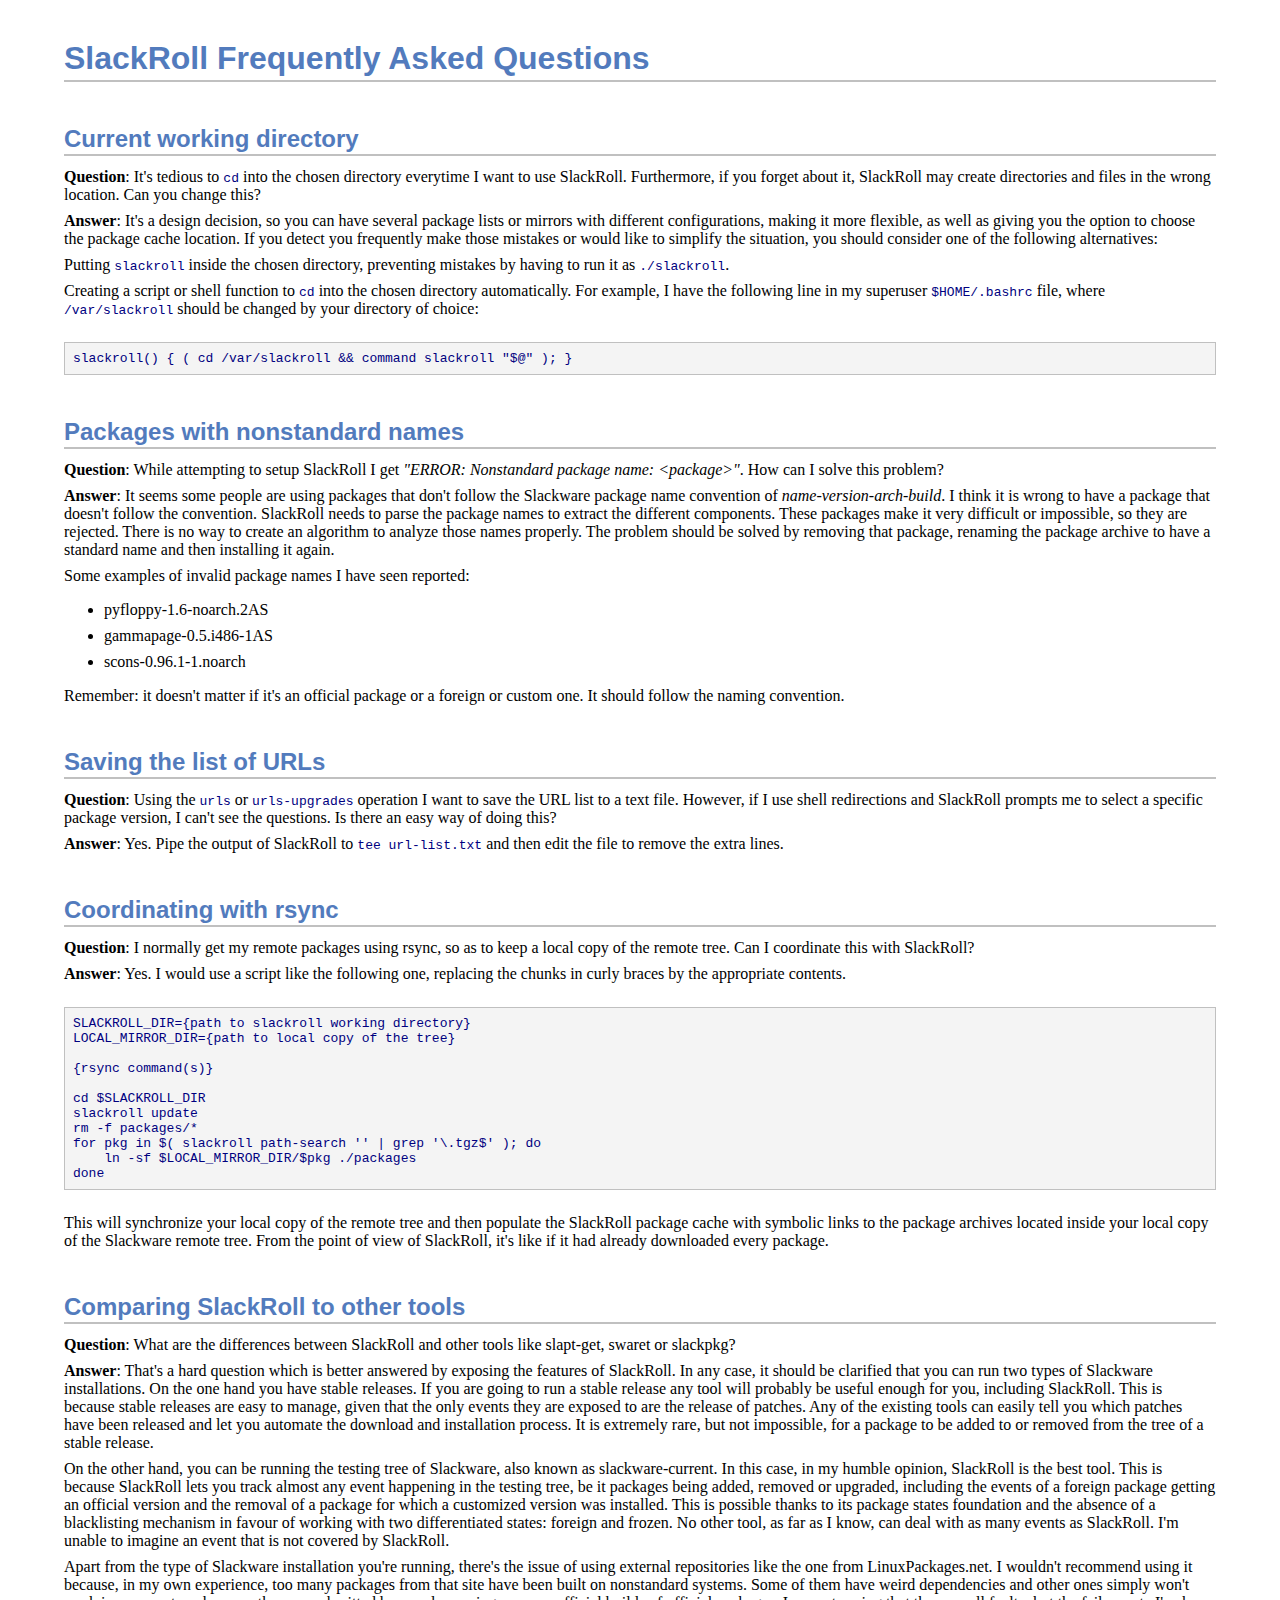
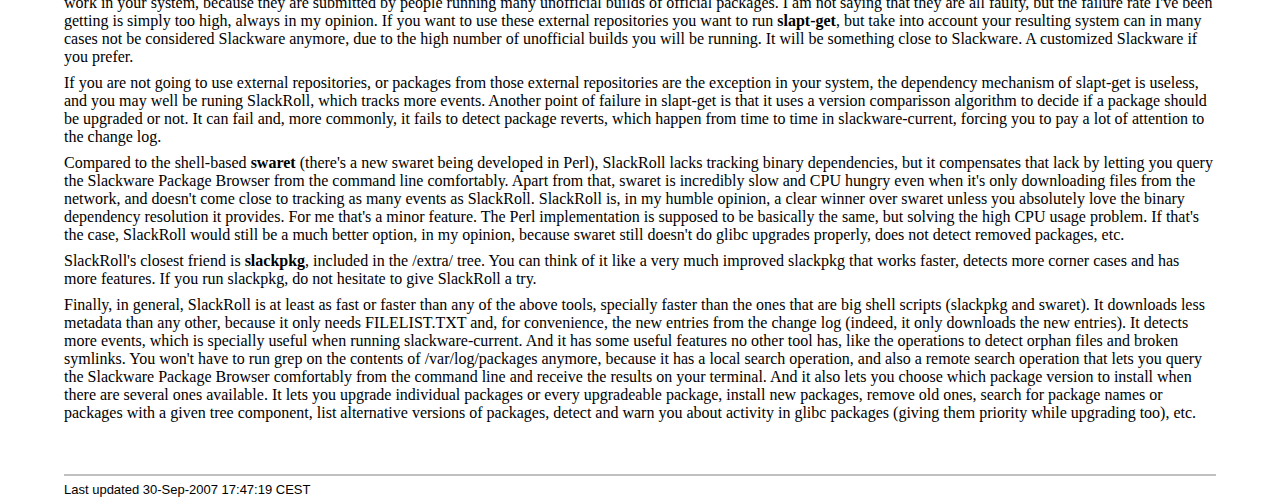
<file: faq-asciidoc.html>
<!DOCTYPE html PUBLIC "-//W3C//DTD XHTML 1.1//EN"
    "http://www.w3.org/TR/xhtml11/DTD/xhtml11.dtd">
<html xmlns="http://www.w3.org/1999/xhtml" xml:lang="en">
<head>
<meta http-equiv="Content-Type" content="text/html; charset=UTF-8" />
<meta name="generator" content="AsciiDoc 8.2.1" />
<style type="text/css">
/* Debug borders */
p, li, dt, dd, div, pre, h1, h2, h3, h4, h5, h6 {
/*
  border: 1px solid red;
*/
}

body {
  margin: 1em 5% 1em 5%;
}

a {
  color: blue;
  text-decoration: underline;
}
a:visited {
  color: fuchsia;
}

em {
  font-style: italic;
}

strong {
  font-weight: bold;
}

tt {
  color: navy;
}

h1, h2, h3, h4, h5, h6 {
  color: #527bbd;
  font-family: sans-serif;
  margin-top: 1.2em;
  margin-bottom: 0.5em;
  line-height: 1.3;
}

h1 {
  border-bottom: 2px solid silver;
}
h2 {
  border-bottom: 2px solid silver;
  padding-top: 0.5em;
}

div.sectionbody {
  font-family: serif;
  margin-left: 0;
}

hr {
  border: 1px solid silver;
}

p {
  margin-top: 0.5em;
  margin-bottom: 0.5em;
}

pre {
  padding: 0;
  margin: 0;
}

span#author {
  color: #527bbd;
  font-family: sans-serif;
  font-weight: bold;
  font-size: 1.1em;
}
span#email {
}
span#revision {
  font-family: sans-serif;
}

div#footer {
  font-family: sans-serif;
  font-size: small;
  border-top: 2px solid silver;
  padding-top: 0.5em;
  margin-top: 4.0em;
}
div#footer-text {
  float: left;
  padding-bottom: 0.5em;
}
div#footer-badges {
  float: right;
  padding-bottom: 0.5em;
}

div#preamble,
div.tableblock, div.imageblock, div.exampleblock, div.verseblock,
div.quoteblock, div.literalblock, div.listingblock, div.sidebarblock,
div.admonitionblock {
  margin-right: 10%;
  margin-top: 1.5em;
  margin-bottom: 1.5em;
}
div.admonitionblock {
  margin-top: 2.5em;
  margin-bottom: 2.5em;
}

div.content { /* Block element content. */
  padding: 0;
}

/* Block element titles. */
div.title, caption.title {
  font-family: sans-serif;
  font-weight: bold;
  text-align: left;
  margin-top: 1.0em;
  margin-bottom: 0.5em;
}
div.title + * {
  margin-top: 0;
}

td div.title:first-child {
  margin-top: 0.0em;
}
div.content div.title:first-child {
  margin-top: 0.0em;
}
div.content + div.title {
  margin-top: 0.0em;
}

div.sidebarblock > div.content {
  background: #ffffee;
  border: 1px solid silver;
  padding: 0.5em;
}

div.listingblock {
  margin-right: 0%;
}
div.listingblock > div.content {
  border: 1px solid silver;
  background: #f4f4f4;
  padding: 0.5em;
}

div.quoteblock > div.content {
  padding-left: 2.0em;
}

div.attribution {
  text-align: right;
}
div.verseblock + div.attribution {
  text-align: left;
}

div.admonitionblock .icon {
  vertical-align: top;
  font-size: 1.1em;
  font-weight: bold;
  text-decoration: underline;
  color: #527bbd;
  padding-right: 0.5em;
}
div.admonitionblock td.content {
  padding-left: 0.5em;
  border-left: 2px solid silver;
}

div.exampleblock > div.content {
  border-left: 2px solid silver;
  padding: 0.5em;
}

div.verseblock div.content {
  white-space: pre;
}

div.imageblock div.content { padding-left: 0; }
div.imageblock img { border: 1px solid silver; }
span.image img { border-style: none; }

dl {
  margin-top: 0.8em;
  margin-bottom: 0.8em;
}
dt {
  margin-top: 0.5em;
  margin-bottom: 0;
  font-style: italic;
}
dd > *:first-child {
  margin-top: 0;
}

ul, ol {
    list-style-position: outside;
}
ol.olist2 {
  list-style-type: lower-alpha;
}

div.tableblock > table {
  border: 3px solid #527bbd;
}
thead {
  font-family: sans-serif;
  font-weight: bold;
}
tfoot {
  font-weight: bold;
}

div.hlist {
  margin-top: 0.8em;
  margin-bottom: 0.8em;
}
div.hlist td {
  padding-bottom: 5px;
}
td.hlist1 {
  vertical-align: top;
  font-style: italic;
  padding-right: 0.8em;
}
td.hlist2 {
  vertical-align: top;
}

@media print {
  div#footer-badges { display: none; }
}

div#toctitle {
  color: #527bbd;
  font-family: sans-serif;
  font-size: 1.1em;
  font-weight: bold;
  margin-top: 1.0em;
  margin-bottom: 0.1em;
}

div.toclevel1, div.toclevel2, div.toclevel3, div.toclevel4 {
  margin-top: 0;
  margin-bottom: 0;
}
div.toclevel2 {
  margin-left: 2em;
  font-size: 0.9em;
}
div.toclevel3 {
  margin-left: 4em;
  font-size: 0.9em;
}
div.toclevel4 {
  margin-left: 6em;
  font-size: 0.9em;
}
/* Workarounds for IE6's broken and incomplete CSS2. */

div.sidebar-content {
  background: #ffffee;
  border: 1px solid silver;
  padding: 0.5em;
}
div.sidebar-title, div.image-title {
  font-family: sans-serif;
  font-weight: bold;
  margin-top: 0.0em;
  margin-bottom: 0.5em;
}

div.listingblock div.content {
  border: 1px solid silver;
  background: #f4f4f4;
  padding: 0.5em;
}

div.quoteblock-content {
  padding-left: 2.0em;
}

div.exampleblock-content {
  border-left: 2px solid silver;
  padding-left: 0.5em;
}

/* IE6 sets dynamically generated links as visited. */
div#toc a:visited { color: blue; }
</style>
<title>SlackRoll Frequently Asked Questions</title>
</head>
<body>
<div id="header">
<h1>SlackRoll Frequently Asked Questions</h1>
</div>
<h2>Current working directory</h2>
<div class="sectionbody">
<p><strong>Question</strong>: It's tedious to <tt>cd</tt> into the chosen directory everytime I want to
use SlackRoll. Furthermore, if you forget about it, SlackRoll may create
directories and files in the wrong location. Can you change this?</p>
<p><strong>Answer</strong>: It's a design decision, so you can have several package lists or
mirrors with different configurations, making it more flexible, as well as
giving you the option to choose the package cache location. If you detect
you frequently make those mistakes or would like to simplify the
situation, you should consider one of the following alternatives:</p>
<p>Putting <tt>slackroll</tt> inside the chosen directory, preventing mistakes by
having to run it as <tt>./slackroll</tt>.</p>
<p>Creating a script or shell function to <tt>cd</tt> into the chosen directory
automatically. For example, I have the following line in my superuser
<tt>$HOME/.bashrc</tt> file, where <tt>/var/slackroll</tt> should be changed by your
directory of choice:</p>
<div class="listingblock">
<div class="content">
<pre><tt>slackroll() { ( cd /var/slackroll &amp;&amp; command slackroll "$@" ); }</tt></pre>
</div></div>
</div>
<h2>Packages with nonstandard names</h2>
<div class="sectionbody">
<p><strong>Question</strong>: While attempting to setup SlackRoll I get <em>"ERROR: Nonstandard
package name: &lt;package&gt;"</em>. How can I solve this problem?</p>
<p><strong>Answer</strong>: It seems some people are using packages that don't follow the
Slackware package name convention of <em>name-version-arch-build</em>. I think it
is wrong to have a package that doesn't follow the convention. SlackRoll
needs to parse the package names to extract the different components.
These packages make it very difficult or impossible, so they are rejected.
There is no way to create an algorithm to analyze those names properly.
The problem should be solved by removing that package, renaming the
package archive to have a standard name and then installing it again.</p>
<p>Some examples of invalid package names I have seen reported:</p>
<ul>
<li>
<p>
pyfloppy-1.6-noarch.2AS
</p>
</li>
<li>
<p>
gammapage-0.5.i486-1AS
</p>
</li>
<li>
<p>
scons-0.96.1-1.noarch
</p>
</li>
</ul>
<p>Remember: it doesn't matter if it's an official package or a foreign or
custom one. It should follow the naming convention.</p>
</div>
<h2>Saving the list of URLs</h2>
<div class="sectionbody">
<p><strong>Question</strong>: Using the <tt>urls</tt> or <tt>urls-upgrades</tt> operation I want to save the URL
list to a text file. However, if I use shell redirections and SlackRoll
prompts me to select a specific package version, I can't see the
questions. Is there an easy way of doing this?</p>
<p><strong>Answer</strong>: Yes. Pipe the output of SlackRoll to <tt>tee url-list.txt</tt> and then
edit the file to remove the extra lines.</p>
</div>
<h2>Coordinating with rsync</h2>
<div class="sectionbody">
<p><strong>Question</strong>: I normally get my remote packages using rsync, so as to keep a
local copy of the remote tree. Can I coordinate this with SlackRoll?</p>
<p><strong>Answer</strong>: Yes. I would use a script like the following one, replacing the
chunks in curly braces by the appropriate contents.</p>
<div class="listingblock">
<div class="content">
<pre><tt>SLACKROLL_DIR={path to slackroll working directory}
LOCAL_MIRROR_DIR={path to local copy of the tree}

{rsync command(s)}

cd $SLACKROLL_DIR
slackroll update
rm -f packages/*
for pkg in $( slackroll path-search '' | grep '\.tgz$' ); do
    ln -sf $LOCAL_MIRROR_DIR/$pkg ./packages
done</tt></pre>
</div></div>
<p>This will synchronize your local copy of the remote tree and then populate
the SlackRoll package cache with symbolic links to the package archives
located inside your local copy of the Slackware remote tree. From the
point of view of SlackRoll, it's like if it had already downloaded every
package.</p>
</div>
<h2>Comparing SlackRoll to other tools</h2>
<div class="sectionbody">
<p><strong>Question</strong>: What are the differences between SlackRoll and other tools like
slapt-get, swaret or slackpkg?</p>
<p><strong>Answer</strong>: That's a hard question which is better answered by exposing the
features of SlackRoll. In any case, it should be clarified that you can
run two types of Slackware installations. On the one hand you have stable
releases. If you are going to run a stable release any tool will probably
be useful enough for you, including SlackRoll. This is because stable
releases are easy to manage, given that the only events they are exposed
to are the release of patches. Any of the existing tools can easily tell
you which patches have been released and let you automate the download and
installation process. It is extremely rare, but not impossible, for a
package to be added to or removed from the tree of a stable release.</p>
<p>On the other hand, you can be running the testing tree of Slackware, also
known as slackware-current. In this case, in my humble opinion, SlackRoll
is the best tool. This is because SlackRoll lets you track almost any
event happening in the testing tree, be it packages being added, removed
or upgraded, including the events of a foreign package getting an official
version and the removal of a package for which a customized version was
installed. This is possible thanks to its package states foundation and
the absence of a blacklisting mechanism in favour of working with two
differentiated states: foreign and frozen. No other tool, as far as I
know, can deal with as many events as SlackRoll. I'm unable to imagine an
event that is not covered by SlackRoll.</p>
<p>Apart from the type of Slackware installation you're running, there's the
issue of using external repositories like the one from LinuxPackages.net.
I wouldn't recommend using it because, in my own experience, too many
packages from that site have been built on nonstandard systems. Some of
them have weird dependencies and other ones simply won't work in your
system, because they are submitted by people running many unofficial
builds of official packages. I am not saying that they are all faulty, but
the failure rate I've been getting is simply too high, always in my
opinion. If you want to use these external repositories you want to run
<strong>slapt-get</strong>, but take into account your resulting system can in many cases
not be considered Slackware anymore, due to the high number of unofficial
builds you will be running. It will be something close to Slackware. A
customized Slackware if you prefer.</p>
<p>If you are not going to use external repositories, or packages from those
external repositories are the exception in your system, the dependency
mechanism of slapt-get is useless, and you may well be runing SlackRoll,
which tracks more events. Another point of failure in slapt-get is that it
uses a version comparisson algorithm to decide if a package should be
upgraded or not. It can fail and, more commonly, it fails to detect
package reverts, which happen from time to time in slackware-current,
forcing you to pay a lot of attention to the change log.</p>
<p>Compared to the shell-based <strong>swaret</strong> (there's a new swaret being developed
in Perl), SlackRoll lacks tracking binary dependencies, but it compensates
that lack by letting you query the Slackware Package Browser from the
command line comfortably. Apart from that, swaret is incredibly slow and
CPU hungry even when it's only downloading files from the network, and
doesn't come close to tracking as many events as SlackRoll. SlackRoll is,
in my humble opinion, a clear winner over swaret unless you absolutely
love the binary dependency resolution it provides. For me that's a minor
feature. The Perl implementation is supposed to be basically the same, but
solving the high CPU usage problem. If that's the case, SlackRoll would
still be a much better option, in my opinion, because swaret still doesn't
do glibc upgrades properly, does not detect removed packages, etc.</p>
<p>SlackRoll's closest friend is <strong>slackpkg</strong>, included in the /extra/ tree. You
can think of it like a very much improved slackpkg that works faster,
detects more corner cases and has more features. If you run slackpkg, do
not hesitate to give SlackRoll a try.</p>
<p>Finally, in general, SlackRoll is at least as fast or faster than any of
the above tools, specially faster than the ones that are big shell scripts
(slackpkg and swaret). It downloads less metadata than any other, because
it only needs FILELIST.TXT and, for convenience, the new entries from the
change log (indeed, it only downloads the new entries). It detects more
events, which is specially useful when running slackware-current. And it
has some useful features no other tool has, like the operations to detect
orphan files and broken symlinks. You won't have to run grep on the
contents of /var/log/packages anymore, because it has a local search
operation, and also a remote search operation that lets you query the
Slackware Package Browser comfortably from the command line and receive
the results on your terminal. And it also lets you choose which package
version to install when there are several ones available. It lets you
upgrade individual packages or every upgradeable package, install new
packages, remove old ones, search for package names or packages with a
given tree component, list alternative versions of packages, detect and
warn you about activity in glibc packages (giving them priority while
upgrading too), etc.</p>
</div>
<div id="footer">
<div id="footer-text">
Last updated 30-Sep-2007 17:47:19 CEST
</div>
</div>
</body>
</html>
</file>
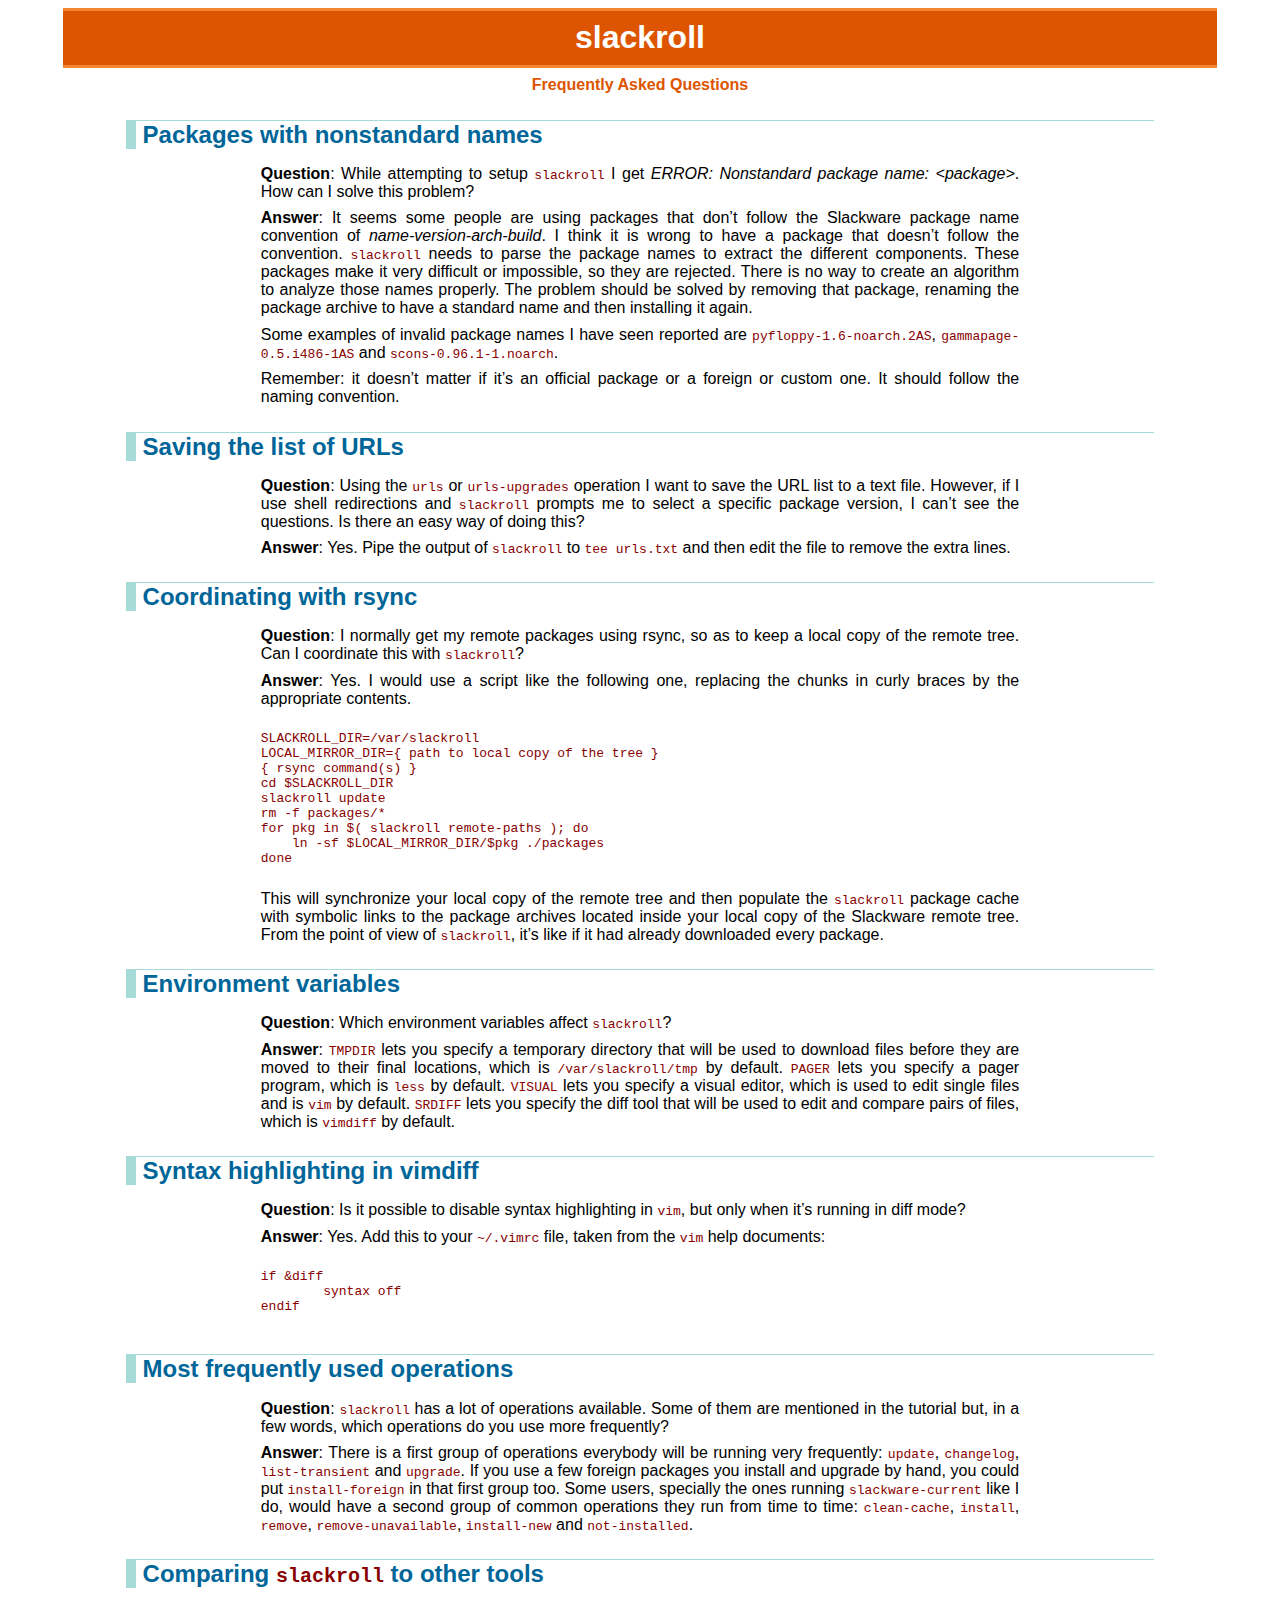
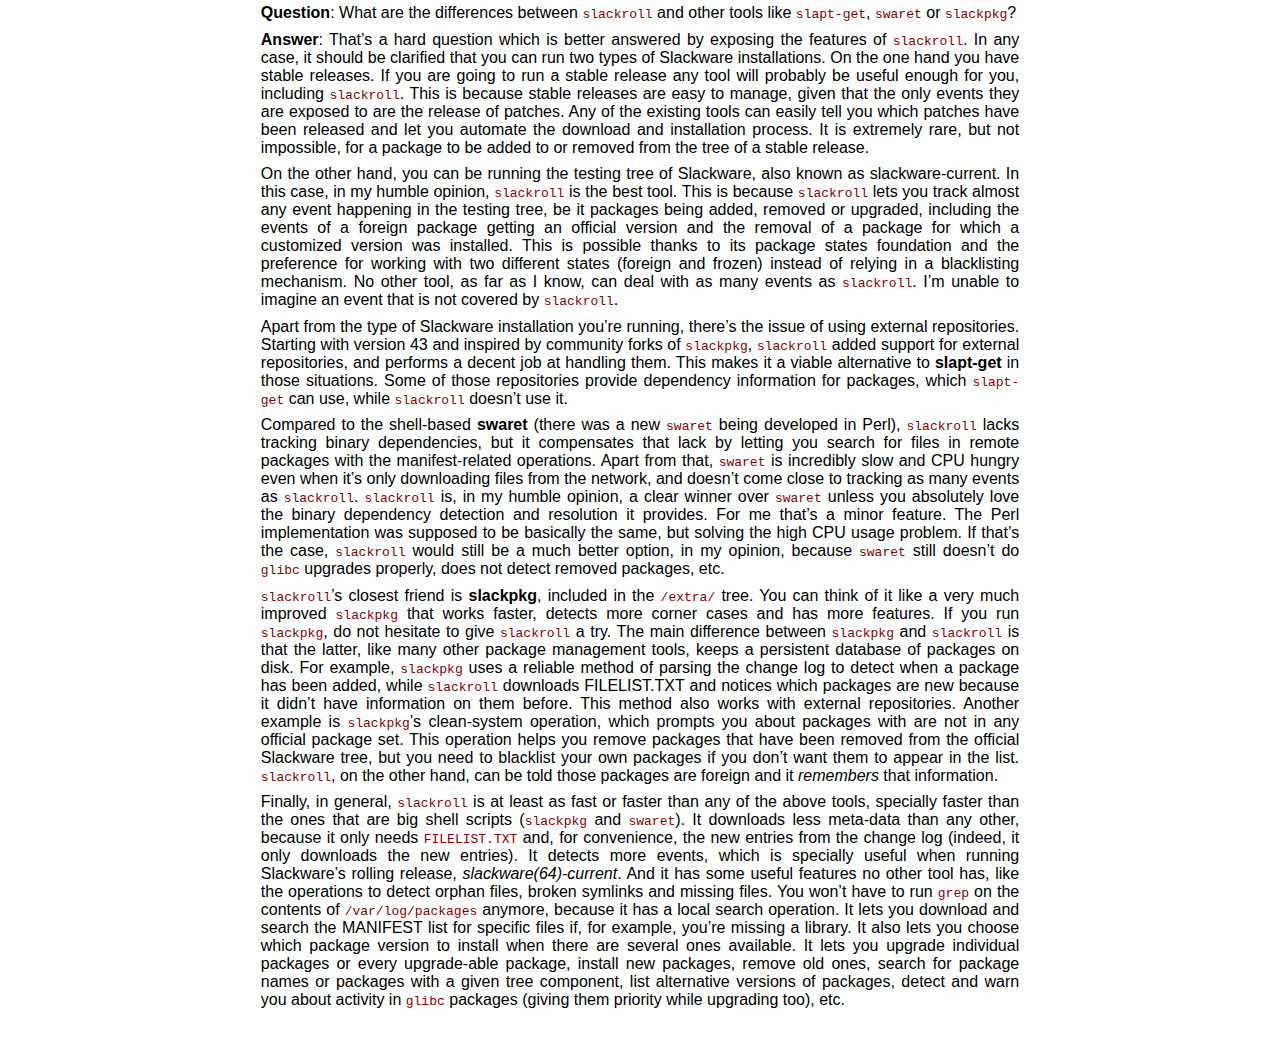
<file: faq.html>
<html>
<head>
<title>slackroll: Frequently Asked Questions</title>
<link rel="stylesheet" href="slackroll.css" type="text/css" />
</head>
<body>

<div class="title">slackroll</div>
<div class="subtitle">Frequently Asked Questions</div>

	<h1>Packages with nonstandard names</h1>

	<p><strong>Question</strong>: While attempting to setup <code>slackroll</code> I get <em>ERROR: Nonstandard package name: &lt;package&gt;</em>. How can I solve this problem?</p>

	<p><strong>Answer</strong>: It seems some people are using packages that don&#8217;t follow the Slackware package name convention of <em>name-version-arch-build</em>. I think it is wrong to have a package that doesn&#8217;t follow the convention. <code>slackroll</code> needs to parse the package names to extract the different components.  These packages make it very difficult or impossible, so they are rejected.  There is no way to create an algorithm to analyze those names properly.  The problem should be solved by removing that package, renaming the package archive to have a standard name and then installing it again.</p>

	<p>Some examples of invalid package names I have seen reported are <code>pyfloppy-1.6-noarch.2AS</code>, <code>gammapage-0.5.i486-1AS</code> and <code>scons-0.96.1-1.noarch</code>.</p>

	<p>Remember: it doesn&#8217;t matter if it&#8217;s an official package or a foreign or custom one. It should follow the naming convention.</p>

	<h1>Saving the list of URLs</h1>

	<p><strong>Question</strong>: Using the <code>urls</code> or <code>urls-upgrades</code> operation I want to save the <span class="caps">URL</span> list to a text file. However, if I use shell redirections and <code>slackroll</code> prompts me to select a specific package version, I can&#8217;t see the questions. Is there an easy way of doing this?</p>

	<p><strong>Answer</strong>: Yes. Pipe the output of <code>slackroll</code> to <code>tee urls.txt</code> and then edit the file to remove the extra lines.</p>

	<h1>Coordinating with rsync</h1>

	<p><strong>Question</strong>: I normally get my remote packages using rsync, so as to keep a local copy of the remote tree. Can I coordinate this with <code>slackroll</code>?</p>

	<p><strong>Answer</strong>: Yes. I would use a script like the following one, replacing the chunks in curly braces by the appropriate contents.</p>

<pre>
<code>
SLACKROLL_DIR=/var/slackroll
LOCAL_MIRROR_DIR={ path to local copy of the tree }
{ rsync command(s) }
cd $SLACKROLL_DIR
slackroll update
rm -f packages/*
for pkg in $( slackroll remote-paths ); do
    ln -sf $LOCAL_MIRROR_DIR/$pkg ./packages
done
</code>
</pre>

	<p>This will synchronize your local copy of the remote tree and then populate the <code>slackroll</code> package cache with symbolic links to the package archives located inside your local copy of the Slackware remote tree. From the point of view of <code>slackroll</code>, it&#8217;s like if it had already downloaded every package.</p>

	<h1>Environment variables</h1>

	<p><strong>Question</strong>: Which environment variables affect <code>slackroll</code>?</p>

	<p><strong>Answer</strong>: <code>TMPDIR</code> lets you specify a temporary directory that will be used to download files before they are moved to their final locations, which is <code>/var/slackroll/tmp</code> by default. <code>PAGER</code> lets you specify a pager program, which is <code>less</code> by default. <code>VISUAL</code> lets you specify a visual editor, which is used to edit single files and is <code>vim</code> by default. <code>SRDIFF</code> lets you specify the diff tool that will be used to edit and compare pairs of files, which is <code>vimdiff</code> by default.</p>

	<h1>Syntax highlighting in vimdiff</h1>

	<p><strong>Question</strong>: Is it possible to disable syntax highlighting in <code>vim</code>, but only when it&#8217;s running in diff mode?</p>

	<p><strong>Answer</strong>: Yes. Add this to your <code>~/.vimrc</code> file, taken from the <code>vim</code> help documents:</p>

<pre>
<code>
if &#38;diff
	syntax off
endif
</code>
</pre>

	<h1>Most frequently used operations</h1>

	<p><strong>Question</strong>: <code>slackroll</code> has a lot of operations available. Some of them are mentioned in the tutorial but, in a few words, which operations do you use more frequently?</p>

	<p><strong>Answer</strong>: There is a first group of operations everybody will be running very frequently: <code>update</code>, <code>changelog</code>, <code>list-transient</code> and <code>upgrade</code>. If you use a few foreign packages you install and upgrade by hand, you could put <code>install-foreign</code> in that first group too. Some users, specially the ones running <code>slackware-current</code> like I do, would have a second group of common operations they run from time to time: <code>clean-cache</code>, <code>install</code>, <code>remove</code>, <code>remove-unavailable</code>, <code>install-new</code> and <code>not-installed</code>.</p>

	<h1>Comparing <code>slackroll</code> to other tools</h1>

	<p><strong>Question</strong>: What are the differences between <code>slackroll</code> and other tools like <code>slapt-get</code>, <code>swaret</code> or <code>slackpkg</code>?</p>

	<p><strong>Answer</strong>: That&#8217;s a hard question which is better answered by exposing the features of <code>slackroll</code>. In any case, it should be clarified that you can run two types of Slackware installations. On the one hand you have stable releases. If you are going to run a stable release any tool will probably be useful enough for you, including <code>slackroll</code>. This is because stable releases are easy to manage, given that the only events they are exposed to are the release of patches. Any of the existing tools can easily tell you which patches have been released and let you automate the download and installation process. It is extremely rare, but not impossible, for a package to be added to or removed from the tree of a stable release.</p>

	<p>On the other hand, you can be running the testing tree of Slackware, also known as slackware-current. In this case, in my humble opinion, <code>slackroll</code> is the best tool. This is because <code>slackroll</code> lets you track almost any event happening in the testing tree, be it packages being added, removed or upgraded, including the events of a foreign package getting an official version and the removal of a package for which a customized version was installed. This is possible thanks to its package states foundation and the preference for working with two different states (foreign and frozen) instead of relying in a blacklisting mechanism. No other tool, as far as I know, can deal with as many events as <code>slackroll</code>. I&#8217;m unable to imagine an event that is not covered by <code>slackroll</code>.</p>

	<p>Apart from the type of Slackware installation you&#8217;re running, there&#8217;s the issue of using external repositories. Starting with version 43 and inspired by community forks of <code>slackpkg</code>, <code>slackroll</code> added support for external repositories, and performs a decent job at handling them. This makes it a viable alternative to <strong>slapt-get</strong> in those situations. Some of those repositories provide dependency information for packages, which <code>slapt-get</code> can use, while <code>slackroll</code> doesn&#8217;t use it.</p>

	<p>Compared to the shell-based <strong>swaret</strong> (there was a new <code>swaret</code> being developed in Perl), <code>slackroll</code> lacks tracking binary dependencies, but it compensates that lack by letting you search for files in remote packages with the manifest-related operations. Apart from that, <code>swaret</code> is incredibly slow and <span class="caps">CPU</span> hungry even when it&#8217;s only downloading files from the network, and doesn&#8217;t come close to tracking as many events as <code>slackroll</code>. <code>slackroll</code> is, in my humble opinion, a clear winner over <code>swaret</code> unless you absolutely love the binary dependency detection and resolution it provides. For me that&#8217;s a minor feature. The Perl implementation was supposed to be basically the same, but solving the high <span class="caps">CPU</span> usage problem. If that&#8217;s the case, <code>slackroll</code> would still be a much better option, in my opinion, because <code>swaret</code> still doesn&#8217;t do <code>glibc</code> upgrades properly, does not detect removed packages, etc.</p>

	<p><code>slackroll</code>&#8217;s closest friend is <strong>slackpkg</strong>, included in the <code>/extra/</code> tree. You can think of it like a very much improved <code>slackpkg</code> that works faster, detects more corner cases and has more features. If you run <code>slackpkg</code>, do not hesitate to give <code>slackroll</code> a try. The main difference between <code>slackpkg</code> and <code>slackroll</code> is that the latter, like many other package management tools, keeps a persistent database of packages on disk. For example, <code>slackpkg</code> uses a reliable method of parsing the change log to detect when a package has been added, while <code>slackroll</code> downloads <span class="caps">FILELIST</span>.<span class="caps">TXT</span> and notices which packages are new because it didn&#8217;t have information on them before. This method also works with external repositories. Another example is <code>slackpkg</code>&#8217;s clean-system operation, which prompts you about packages with are not in any official package set. This operation helps you remove packages that have been removed from the official Slackware tree, but you need to blacklist your own packages if you don&#8217;t want them to appear in the list. <code>slackroll</code>, on the other hand, can be told those packages are foreign and it <em>remembers</em> that information.</p>

	<p>Finally, in general, <code>slackroll</code> is at least as fast or faster than any of the above tools, specially faster than the ones that are big shell scripts (<code>slackpkg</code> and <code>swaret</code>). It downloads less meta-data than any other, because it only needs <code>FILELIST.TXT</code> and, for convenience, the new entries from the change log (indeed, it only downloads the new entries). It detects more events, which is specially useful when running Slackware&#8217;s rolling release, <em>slackware(64)-current</em>. And it has some useful features no other tool has, like the operations to detect orphan files, broken symlinks and missing files. You won&#8217;t have to run <code>grep</code> on the contents of <code>/var/log/packages</code> anymore, because it has a local search operation. It lets you download and search the <span class="caps">MANIFEST</span> list for specific files if, for example, you&#8217;re missing a library. It also lets you choose which package version to install when there are several ones available. It lets you upgrade individual packages or every upgrade-able package, install new packages, remove old ones, search for package names or packages with a given tree component, list alternative versions of packages, detect and warn you about activity in <code>glibc</code> packages (giving them priority while upgrading too), etc.</p>
</body>
</html>
</file>
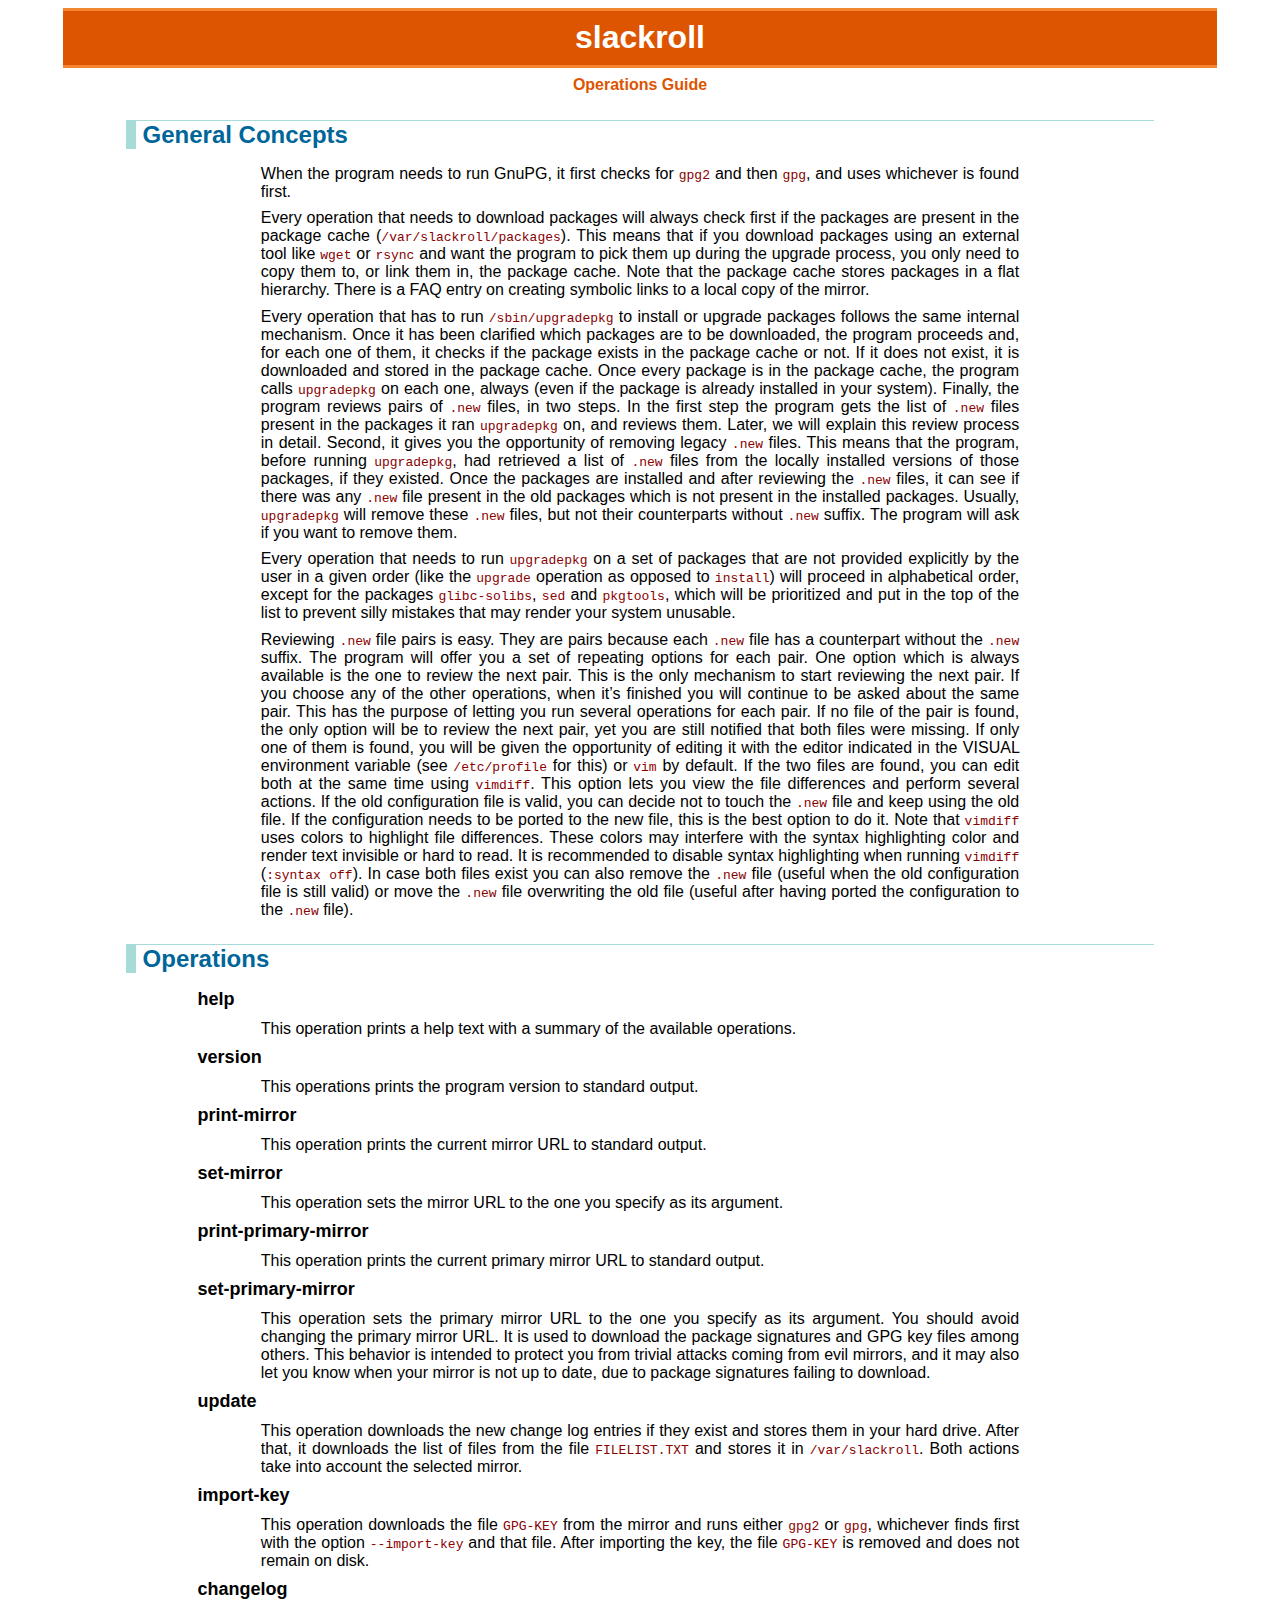
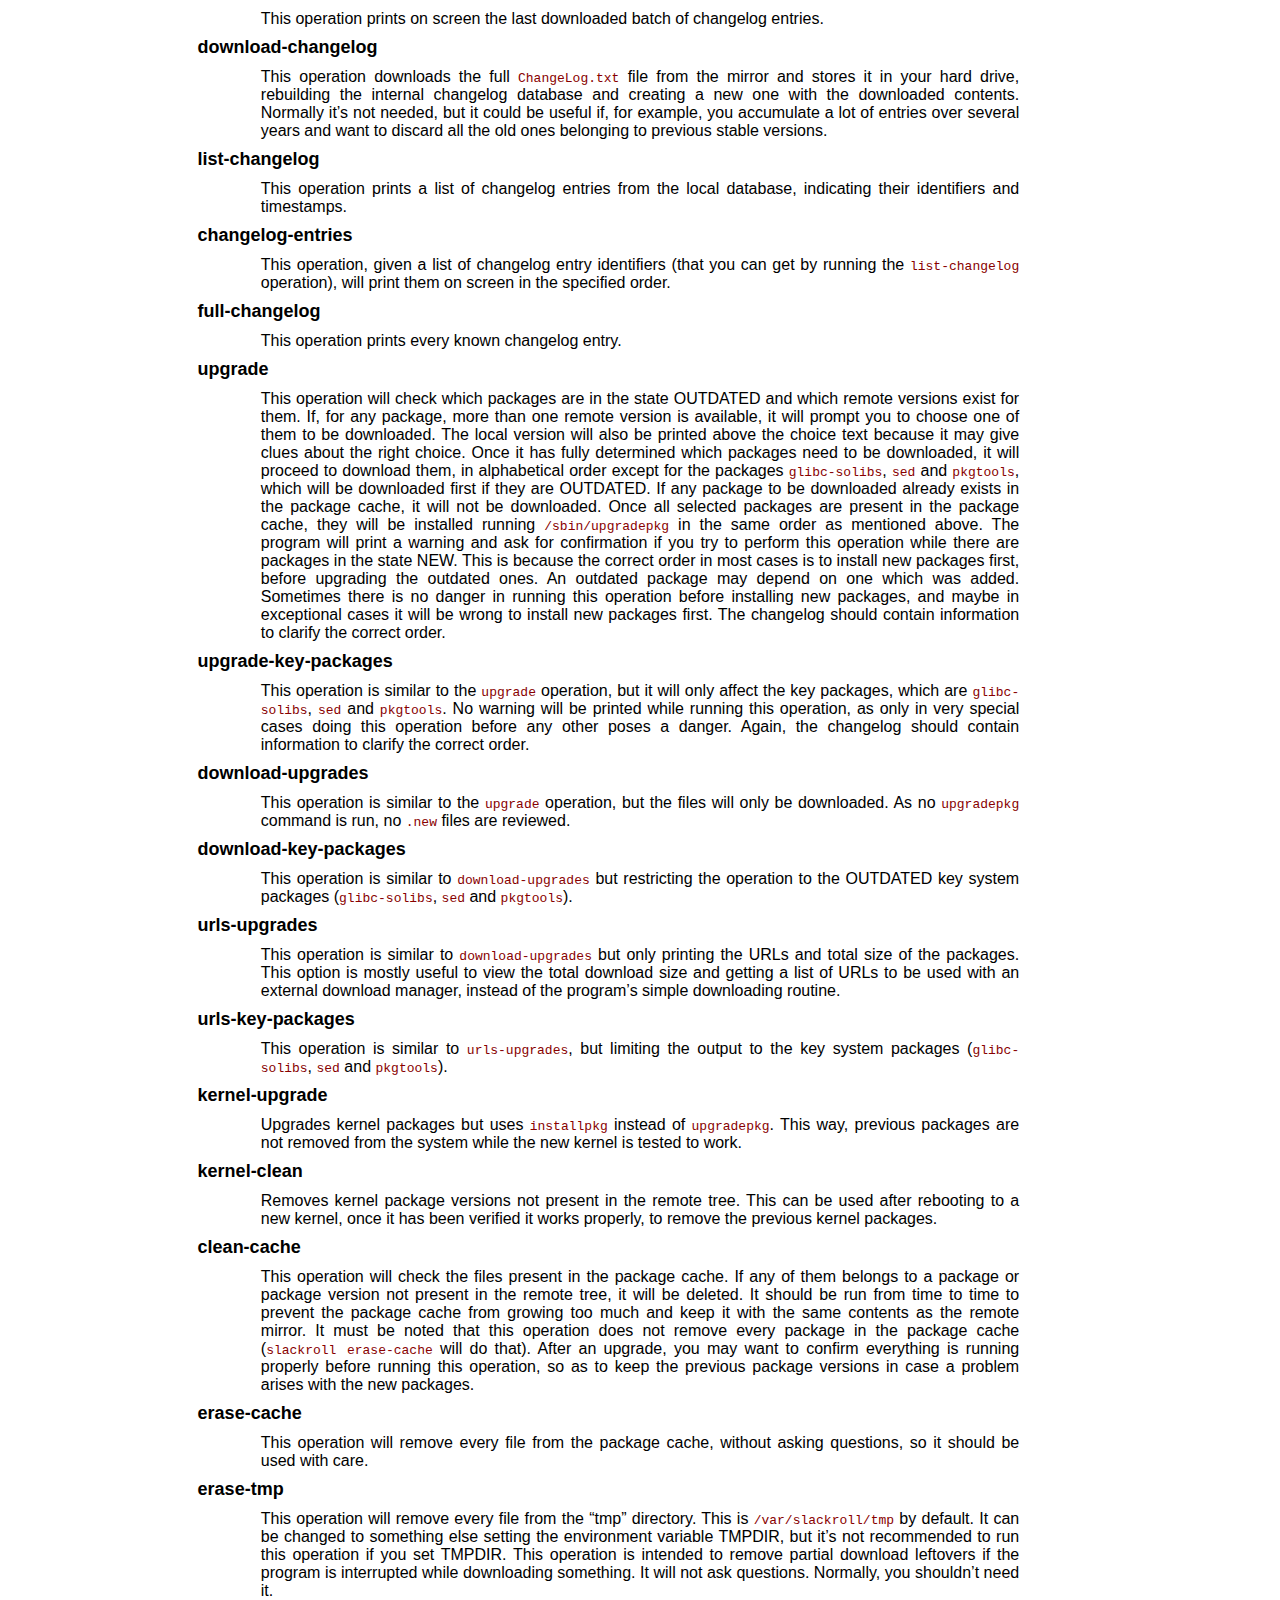
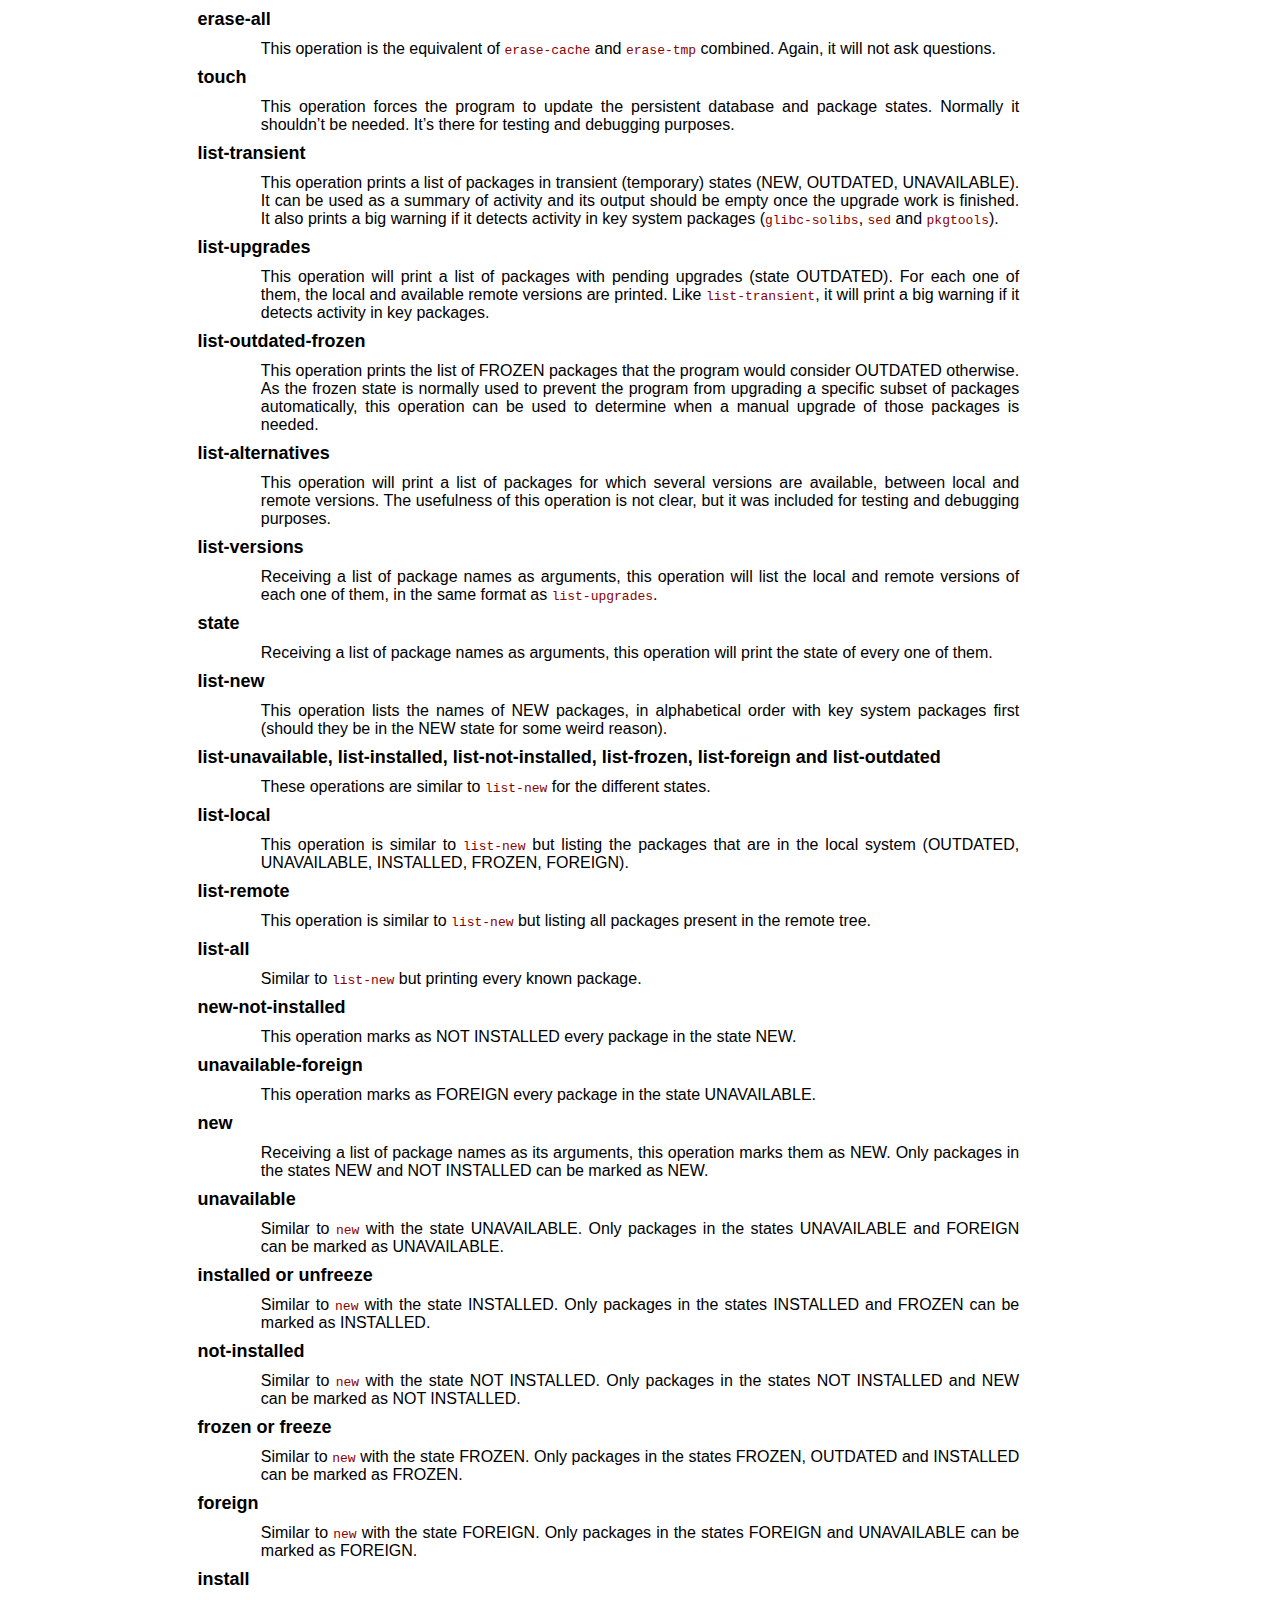
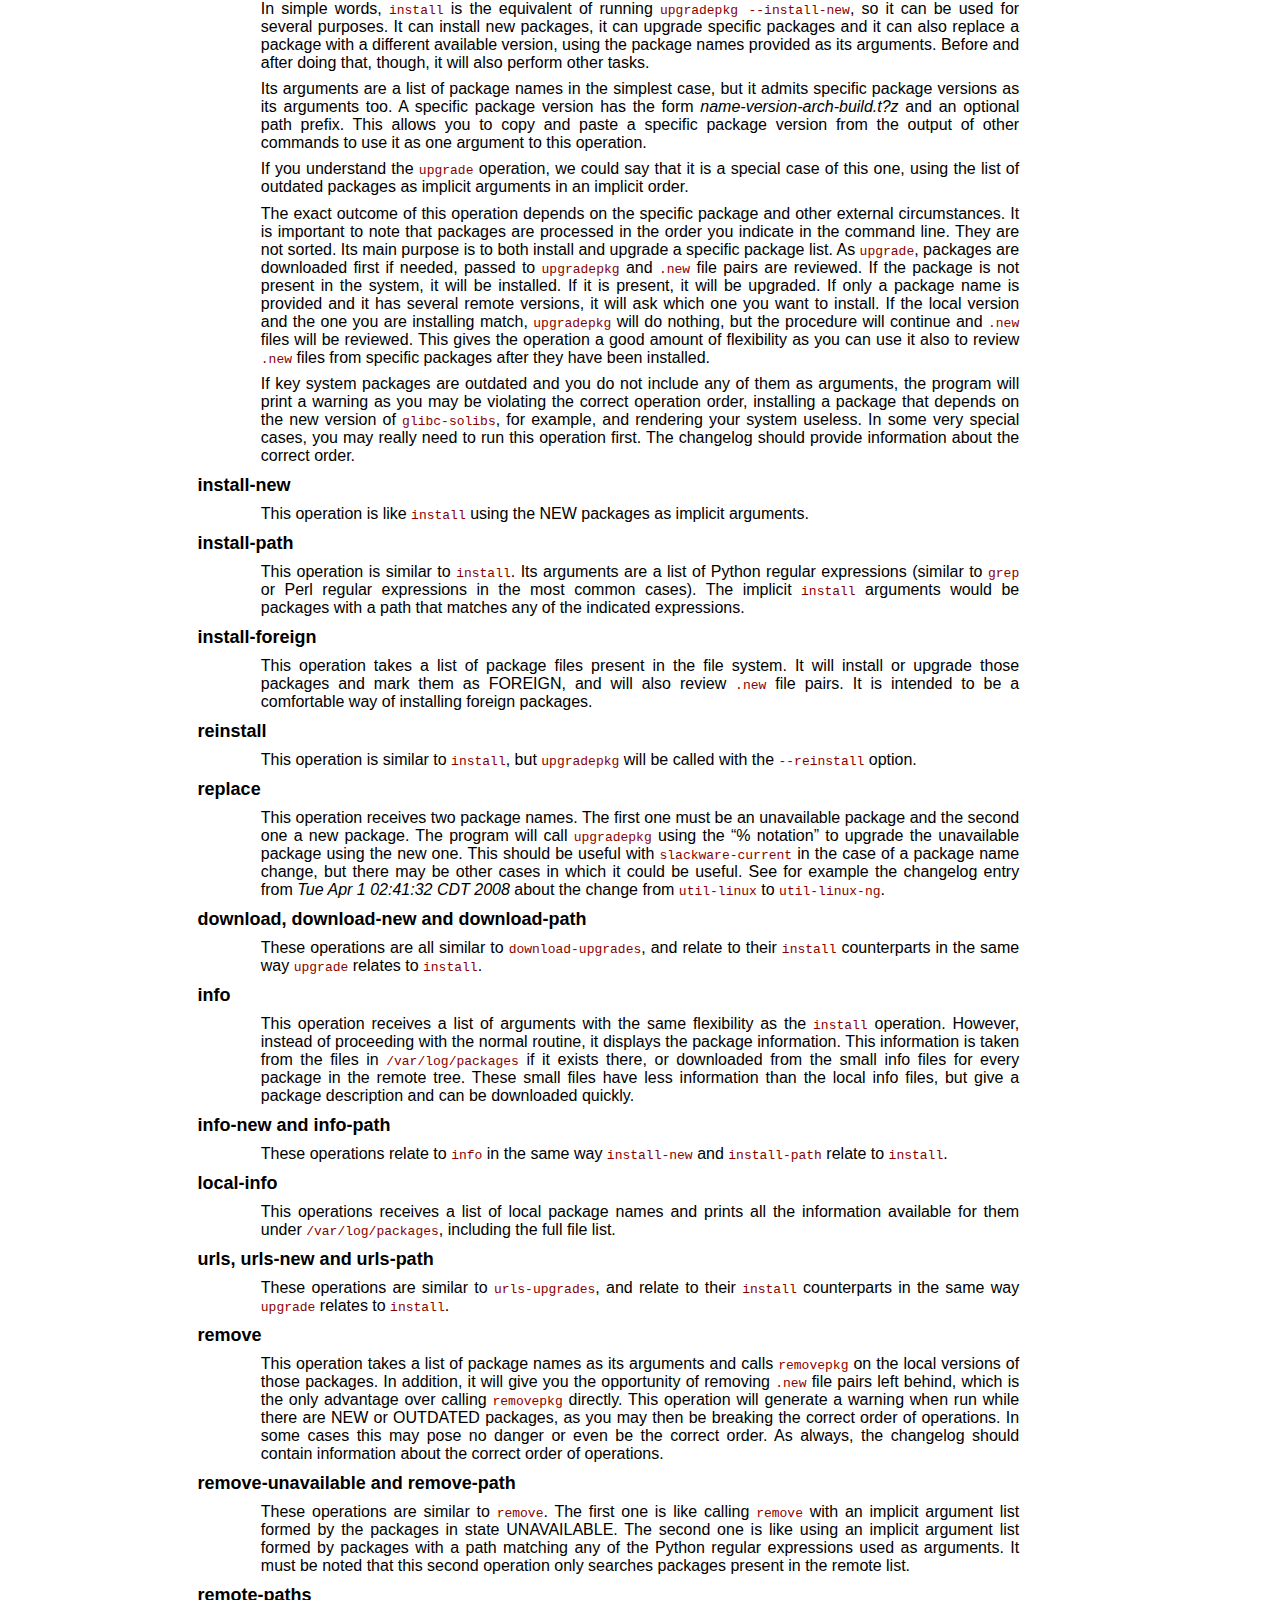
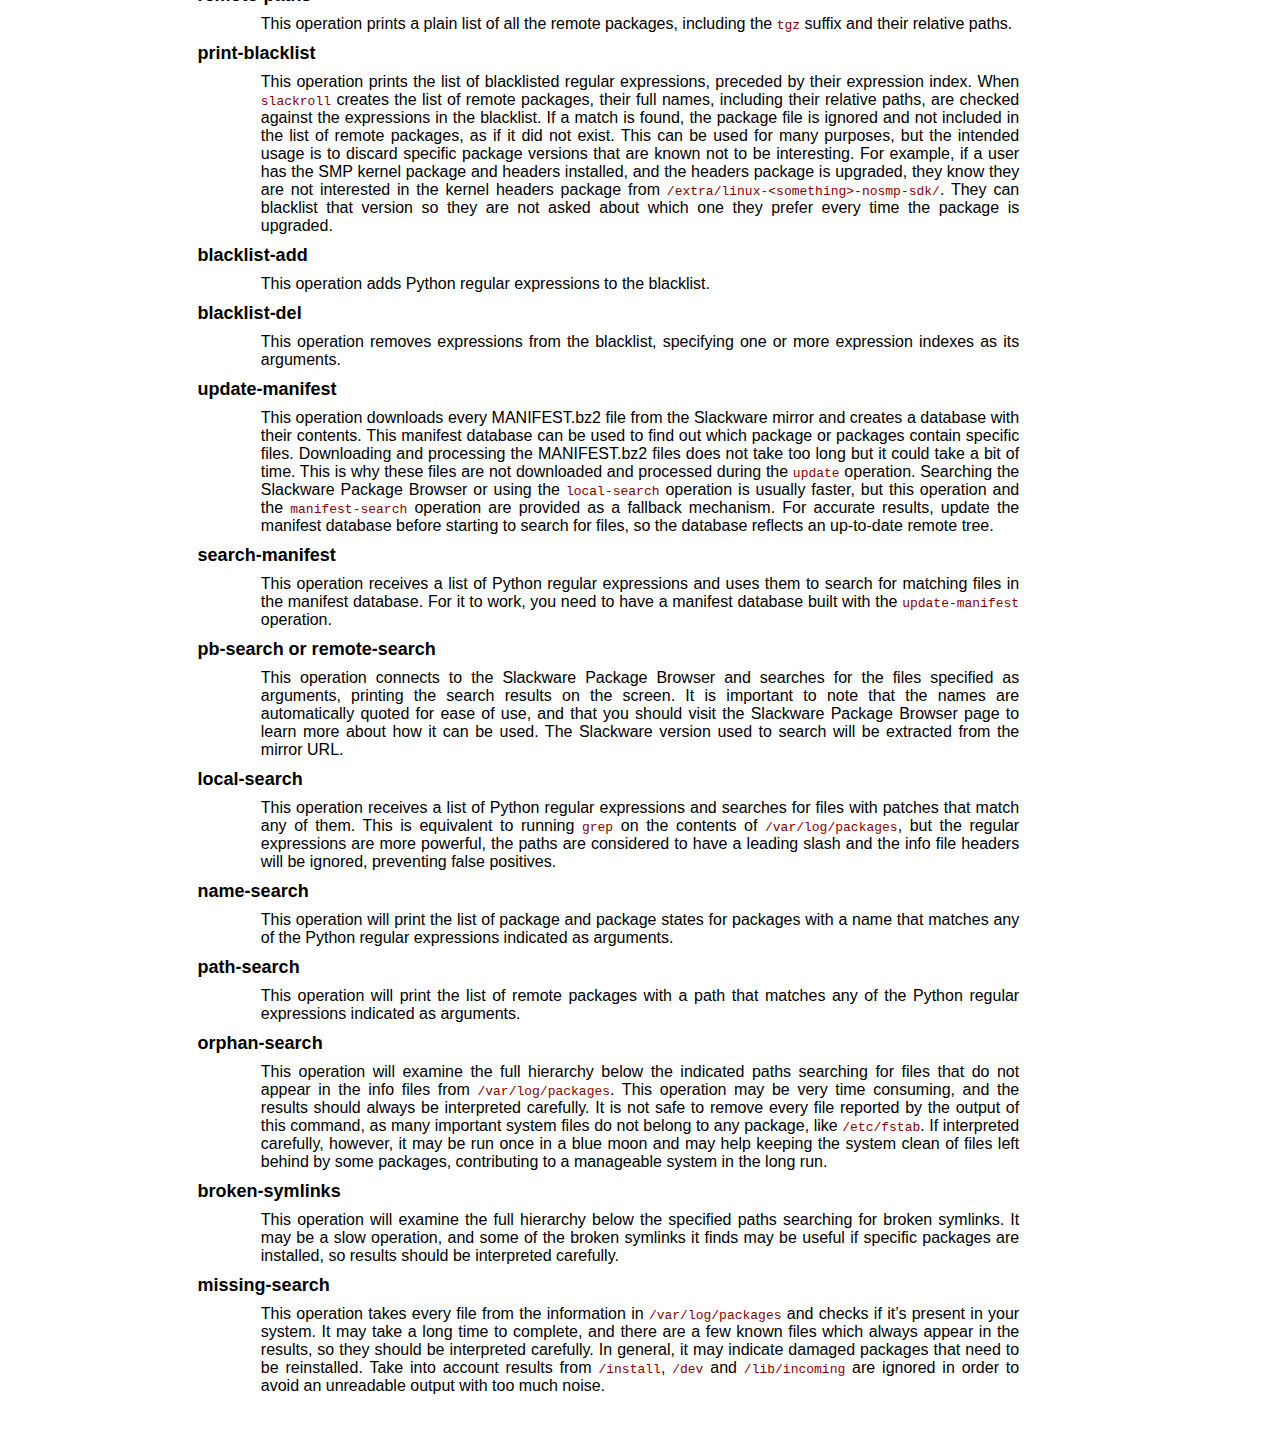
<file: operations-guide.html>
<html>
<head>
<title>slackroll: Operations Guide</title>
<link rel="stylesheet" href="slackroll.css" type="text/css" />
</head>
<body>

<div class="title">slackroll</div>
<div class="subtitle">Operations Guide</div>

	<h1>General Concepts</h1>

	<p>When the program needs to run GnuPG, it first checks for <code>gpg2</code> and then <code>gpg</code>, and uses whichever is found first.</p>

	<p>Every operation that needs to download packages will always check first if the packages are present in the package cache (<code>/var/slackroll/packages</code>).  This means that if you download packages using an external tool like <code>wget</code> or <code>rsync</code> and want the program to pick them up during the upgrade process, you only need to copy them to, or link them in, the package cache. Note that the package cache stores packages in a flat hierarchy. There is a <span class="caps">FAQ</span> entry on creating symbolic links to a local copy of the mirror.</p>

	<p>Every operation that has to run <code>/sbin/upgradepkg</code> to install or upgrade packages follows the same internal mechanism. Once it has been clarified which packages are to be downloaded, the program proceeds and, for each one of them, it checks if the package exists in the package cache or not. If it does not exist, it is downloaded and stored in the package cache. Once every package is in the package cache, the program calls <code>upgradepkg</code> on each one, always (even if the package is already installed in your system). Finally, the program reviews pairs of <code>.new</code> files, in two steps. In the first step the program gets the list of <code>.new</code> files present in the packages it ran <code>upgradepkg</code> on, and reviews them. Later, we will explain this review process in detail. Second, it gives you the opportunity of removing legacy <code>.new</code> files. This means that the program, before running <code>upgradepkg</code>, had retrieved a list of <code>.new</code> files from the locally installed versions of those packages, if they existed. Once the packages are installed and after reviewing the <code>.new</code> files, it can see if there was any <code>.new</code> file present in the old packages which is not present in the installed packages. Usually, <code>upgradepkg</code> will remove these <code>.new</code> files, but not their counterparts without <code>.new</code> suffix. The program will ask if you want to remove them.</p>

	<p>Every operation that needs to run <code>upgradepkg</code> on a set of packages that are not provided explicitly by the user in a given order (like the <code>upgrade</code> operation as opposed to <code>install</code>) will proceed in alphabetical order, except for the packages <code>glibc-solibs</code>, <code>sed</code> and <code>pkgtools</code>, which will be prioritized and put in the top of the list to prevent silly mistakes that may render your system unusable.</p>

	<p>Reviewing <code>.new</code> file pairs is easy. They are pairs because each <code>.new</code> file has a counterpart without the <code>.new</code> suffix. The program will offer you a set of repeating options for each pair. One option which is always available is the one to review the next pair. This is the only mechanism to start reviewing the next pair. If you choose any of the other operations, when it&#8217;s finished you will continue to be asked about the same pair. This has the purpose of letting you run several operations for each pair. If no file of the pair is found, the only option will be to review the next pair, yet you are still notified that both files were missing.  If only one of them is found, you will be given the opportunity of editing it with the editor indicated in the <span class="caps">VISUAL</span> environment variable (see <code>/etc/profile</code> for this) or <code>vim</code> by default. If the two files are found, you can edit both at the same time using <code>vimdiff</code>. This option lets you view the file differences and perform several actions. If the old configuration file is valid, you can decide not to touch the <code>.new</code> file and keep using the old file.  If the configuration needs to be ported to the new file, this is the best option to do it. Note that <code>vimdiff</code> uses colors to highlight file differences.  These colors may interfere with the syntax highlighting color and render text invisible or hard to read. It is recommended to disable syntax highlighting when running <code>vimdiff</code> (<code>:syntax off</code>). In case both files exist you can also remove the <code>.new</code> file (useful when the old configuration file is still valid) or move the <code>.new</code> file overwriting the old file (useful after having ported the configuration to the <code>.new</code> file).</p>

	<h1>Operations</h1>

	<h2>help</h2>

	<p>This operation prints a help text with a summary of the available operations.</p>

	<h2>version</h2>

	<p>This operations prints the program version to standard output.</p>

	<h2>print-mirror</h2>

	<p>This operation prints the current mirror <span class="caps">URL</span> to standard output.</p>

	<h2>set-mirror</h2>

	<p>This operation sets the mirror <span class="caps">URL</span> to the one you specify as its argument.</p>

	<h2>print-primary-mirror</h2>

	<p>This operation prints the current primary mirror <span class="caps">URL</span> to standard output.</p>

	<h2>set-primary-mirror</h2>

	<p>This operation sets the primary mirror <span class="caps">URL</span> to the one you specify as its argument. You should avoid changing the primary mirror <span class="caps">URL</span>. It is used to download the package signatures and <span class="caps">GPG</span> key files among others. This behavior is intended to protect you from trivial attacks coming from evil mirrors, and it may also let you know when your mirror is not up to date, due to package signatures failing to download.</p>

	<h2>update</h2>

	<p>This operation downloads the new change log entries if they exist and stores them in your hard drive. After that, it downloads the list of files from the file <code>FILELIST.TXT</code> and stores it in <code>/var/slackroll</code>. Both actions take into account the selected mirror.</p>

	<h2>import-key</h2>

	<p>This operation downloads the file <code>GPG-KEY</code> from the mirror and runs either <code>gpg2</code> or <code>gpg</code>, whichever finds first with the option <code>--import-key</code> and that file. After importing the key, the file <code>GPG-KEY</code> is removed and does not remain on disk.</p>

	<h2>changelog</h2>

	<p>This operation prints on screen the last downloaded batch of changelog entries.</p>

	<h2>download-changelog</h2>

	<p>This operation downloads the full <code>ChangeLog.txt</code> file from the mirror and stores it in your hard drive, rebuilding the internal changelog database and creating a new one with the downloaded contents. Normally it&#8217;s not needed, but it could be useful if, for example, you accumulate a lot of entries over several years and want to discard all the old ones belonging to previous stable versions.</p>

	<h2>list-changelog</h2>

	<p>This operation prints a list of changelog entries from the local database, indicating their identifiers and timestamps.</p>

	<h2>changelog-entries</h2>

	<p>This operation, given a list of changelog entry identifiers (that you can get by running the <code>list-changelog</code> operation), will print them on screen in the specified order.</p>

	<h2>full-changelog</h2>

	<p>This operation prints every known changelog entry.</p>

	<h2>upgrade</h2>

	<p>This operation will check which packages are in the state <span class="caps">OUTDATED</span> and which remote versions exist for them. If, for any package, more than one remote version is available, it will prompt you to choose one of them to be downloaded. The local version will also be printed above the choice text because it may give clues about the right choice. Once it has fully determined which packages need to be downloaded, it will proceed to download them, in alphabetical order except for the packages <code>glibc-solibs</code>, <code>sed</code> and <code>pkgtools</code>, which will be downloaded first if they are <span class="caps">OUTDATED</span>. If any package to be downloaded already exists in the package cache, it will not be downloaded. Once all selected packages are present in the package cache, they will be installed running <code>/sbin/upgradepkg</code> in the same order as mentioned above. The program will print a warning and ask for confirmation if you try to perform this operation while there are packages in the state <span class="caps">NEW</span>. This is because the correct order in most cases is to install new packages first, before upgrading the outdated ones. An outdated package may depend on one which was added. Sometimes there is no danger in running this operation before installing new packages, and maybe in exceptional cases it will be wrong to install new packages first. The changelog should contain information to clarify the correct order.</p>

	<h2>upgrade-key-packages</h2>

	<p>This operation is similar to the <code>upgrade</code> operation, but it will only affect the key packages, which are <code>glibc-solibs</code>, <code>sed</code> and <code>pkgtools</code>.  No warning will be printed while running this operation, as only in very special cases doing this operation before any other poses a danger.  Again, the changelog should contain information to clarify the correct order.</p>

	<h2>download-upgrades</h2>

	<p>This operation is similar to the <code>upgrade</code> operation, but the files will only be downloaded. As no <code>upgradepkg</code> command is run, no <code>.new</code> files are reviewed.</p>

	<h2>download-key-packages</h2>

	<p>This operation is similar to <code>download-upgrades</code> but restricting the operation to the <span class="caps">OUTDATED</span> key system packages (<code>glibc-solibs</code>, <code>sed</code> and <code>pkgtools</code>).</p>

	<h2>urls-upgrades</h2>

	<p>This operation is similar to <code>download-upgrades</code> but only printing the URLs and total size of the packages. This option is mostly useful to view the total download size and getting a list of URLs to be used with an external download manager, instead of the program&#8217;s simple downloading routine.</p>

	<h2>urls-key-packages</h2>

	<p>This operation is similar to <code>urls-upgrades</code>, but limiting the output to the key system packages (<code>glibc-solibs</code>, <code>sed</code> and <code>pkgtools</code>).</p>

	<h2>kernel-upgrade</h2>

	<p>Upgrades kernel packages but uses <code>installpkg</code> instead of <code>upgradepkg</code>. This way, previous packages are not removed from the system while the new kernel is tested to work.</p>

	<h2>kernel-clean</h2>

	<p>Removes kernel package versions not present in the remote tree. This can be used after rebooting to a new kernel, once it has been verified it works properly, to remove the previous kernel packages.</p>

	<h2>clean-cache</h2>

	<p>This operation will check the files present in the package cache. If any of them belongs to a package or package version not present in the remote tree, it will be deleted. It should be run from time to time to prevent the package cache from growing too much and keep it with the same contents as the remote mirror. It must be noted that this operation does not remove every package in the package cache (<code>slackroll erase-cache</code> will do that). After an upgrade, you may want to confirm everything is running properly before running this operation, so as to keep the previous package versions in case a problem arises with the new packages.</p>

	<h2>erase-cache</h2>

	<p>This operation will remove every file from the package cache, without asking questions, so it should be used with care.</p>

	<h2>erase-tmp</h2>

	<p>This operation will remove every file from the &#8220;tmp&#8221; directory. This is <code>/var/slackroll/tmp</code> by default. It can be changed to something else setting the environment variable <span class="caps">TMPDIR</span>, but it&#8217;s not recommended to run this operation if you set <span class="caps">TMPDIR</span>. This operation is intended to remove partial download leftovers if the program is interrupted while downloading something. It will not ask questions. Normally, you shouldn&#8217;t need it.</p>

	<h2>erase-all</h2>

	<p>This operation is the equivalent of <code>erase-cache</code> and <code>erase-tmp</code> combined. Again, it will not ask questions.</p>

	<h2>touch</h2>

	<p>This operation forces the program to update the persistent database and package states. Normally it shouldn&#8217;t be needed. It&#8217;s there for testing and debugging purposes.</p>

	<h2>list-transient</h2>

	<p>This operation prints a list of packages in transient (temporary) states (<span class="caps">NEW</span>, <span class="caps">OUTDATED</span>, <span class="caps">UNAVAILABLE</span>). It can be used as a summary of activity and its output should be empty once the upgrade work is finished. It also prints a big warning if it detects activity in key system packages (<code>glibc-solibs</code>, <code>sed</code> and <code>pkgtools</code>).</p>

	<h2>list-upgrades</h2>

	<p>This operation will print a list of packages with pending upgrades (state <span class="caps">OUTDATED</span>). For each one of them, the local and available remote versions are printed. Like <code>list-transient</code>, it will print a big warning if it detects activity in key packages.</p>

	<h2>list-outdated-frozen</h2>

	<p>This operation prints the list of <span class="caps">FROZEN</span> packages that the program would consider <span class="caps">OUTDATED</span> otherwise. As the frozen state is normally used to prevent the program from upgrading a specific subset of packages automatically, this operation can be used to determine when a manual upgrade of those packages is needed.</p>

	<h2>list-alternatives</h2>

	<p>This operation will print a list of packages for which several versions are available, between local and remote versions. The usefulness of this operation is not clear, but it was included for testing and debugging purposes.</p>

	<h2>list-versions</h2>

	<p>Receiving a list of package names as arguments, this operation will list the local and remote versions of each one of them, in the same format as <code>list-upgrades</code>.</p>

	<h2>state</h2>

	<p>Receiving a list of package names as arguments, this operation will print the state of every one of them.</p>

	<h2>list-new</h2>

	<p>This operation lists the names of <span class="caps">NEW</span> packages, in alphabetical order with key system packages first (should they be in the <span class="caps">NEW</span> state for some weird reason).</p>

	<h2>list-unavailable, list-installed, list-not-installed, list-frozen, list-foreign and list-outdated</h2>

	<p>These operations are similar to <code>list-new</code> for the different states.</p>

	<h2>list-local</h2>

	<p>This operation is similar to <code>list-new</code> but listing the packages that are in the local system (<span class="caps">OUTDATED</span>, <span class="caps">UNAVAILABLE</span>, <span class="caps">INSTALLED</span>, <span class="caps">FROZEN</span>, <span class="caps">FOREIGN</span>).</p>

	<h2>list-remote</h2>

	<p>This operation is similar to <code>list-new</code> but listing all packages present in the remote tree.</p>

	<h2>list-all</h2>

	<p>Similar to <code>list-new</code> but printing every known package.</p>

	<h2>new-not-installed</h2>

	<p>This operation marks as <span class="caps">NOT</span> <span class="caps">INSTALLED</span> every package in the state <span class="caps">NEW</span>.</p>

	<h2>unavailable-foreign</h2>

	<p>This operation marks as <span class="caps">FOREIGN</span> every package in the state <span class="caps">UNAVAILABLE</span>.</p>

	<h2>new</h2>

	<p>Receiving a list of package names as its arguments, this operation marks them as <span class="caps">NEW</span>. Only packages in the states <span class="caps">NEW</span> and <span class="caps">NOT</span> <span class="caps">INSTALLED</span> can be marked as <span class="caps">NEW</span>.</p>

	<h2>unavailable</h2>

	<p>Similar to <code>new</code> with the state <span class="caps">UNAVAILABLE</span>. Only packages in the states <span class="caps">UNAVAILABLE</span> and <span class="caps">FOREIGN</span> can be marked as <span class="caps">UNAVAILABLE</span>.</p>

	<h2>installed or unfreeze</h2>

	<p>Similar to <code>new</code> with the state <span class="caps">INSTALLED</span>. Only packages in the states <span class="caps">INSTALLED</span> and <span class="caps">FROZEN</span> can be marked as <span class="caps">INSTALLED</span>.</p>

	<h2>not-installed</h2>

	<p>Similar to <code>new</code> with the state <span class="caps">NOT</span> <span class="caps">INSTALLED</span>. Only packages in the states <span class="caps">NOT</span> <span class="caps">INSTALLED</span> and <span class="caps">NEW</span> can be marked as <span class="caps">NOT</span> <span class="caps">INSTALLED</span>.</p>

	<h2>frozen or freeze</h2>

	<p>Similar to <code>new</code> with the state <span class="caps">FROZEN</span>. Only packages in the states <span class="caps">FROZEN</span>, <span class="caps">OUTDATED</span> and <span class="caps">INSTALLED</span> can be marked as <span class="caps">FROZEN</span>.</p>

	<h2>foreign</h2>

	<p>Similar to <code>new</code> with the state <span class="caps">FOREIGN</span>. Only packages in the states <span class="caps">FOREIGN</span> and <span class="caps">UNAVAILABLE</span> can be marked as <span class="caps">FOREIGN</span>.</p>

	<h2>install</h2>

	<p>In simple words, <code>install</code> is the equivalent of running <code>upgradepkg --install-new</code>, so it can be used for several purposes. It can install new packages, it can upgrade specific packages and it can also replace a package with a different available version, using the package names provided as its arguments. Before and after doing that, though, it will also perform other tasks.</p>

	<p>Its arguments are a list of package names in the simplest case, but it admits specific package versions as its arguments too. A specific package version has the form <em>name-version-arch-build.t?z</em> and an optional path prefix. This allows you to copy and paste a specific package version from the output of other commands to use it as one argument to this operation.</p>

	<p>If you understand the <code>upgrade</code> operation, we could say that it is a special case of this one, using the list of outdated packages as implicit arguments in an implicit order.</p>

	<p>The exact outcome of this operation depends on the specific package and other external circumstances. It is important to note that packages are processed in the order you indicate in the command line. They are not sorted. Its main purpose is to both install and upgrade a specific package list. As <code>upgrade</code>, packages are downloaded first if needed, passed to <code>upgradepkg</code> and <code>.new</code> file pairs are reviewed. If the package is not present in the system, it will be installed. If it is present, it will be upgraded. If only a package name is provided and it has several remote versions, it will ask which one you want to install. If the local version and the one you are installing match, <code>upgradepkg</code> will do nothing, but the procedure will continue and <code>.new</code> files will be reviewed. This gives the operation a good amount of flexibility as you can use it also to review <code>.new</code> files from specific packages after they have been installed.</p>

	<p>If key system packages are outdated and you do not include any of them as arguments, the program will print a warning as you may be violating the correct operation order, installing a package that depends on the new version of <code>glibc-solibs</code>, for example, and rendering your system useless. In some very special cases, you may really need to run this operation first. The changelog should provide information about the correct order.</p>

	<h2>install-new</h2>

	<p>This operation is like <code>install</code> using the <span class="caps">NEW</span> packages as implicit arguments.</p>

	<h2>install-path</h2>

	<p>This operation is similar to <code>install</code>. Its arguments are a list of Python regular expressions (similar to <code>grep</code> or Perl regular expressions in the most common cases). The implicit <code>install</code> arguments would be packages with a path that matches any of the indicated expressions.</p>

	<h2>install-foreign</h2>

	<p>This operation takes a list of package files present in the file system.  It will install or upgrade those packages and mark them as <span class="caps">FOREIGN</span>, and will also review <code>.new</code> file pairs. It is intended to be a comfortable way of installing foreign packages.</p>

	<h2>reinstall</h2>

	<p>This operation is similar to <code>install</code>, but <code>upgradepkg</code> will be called with the <code>--reinstall</code> option.</p>

	<h2>replace</h2>

	<p>This operation receives two package names. The first one must be an unavailable package and the second one a new package. The program will call <code>upgradepkg</code> using the &#8220;% notation&#8221; to upgrade the unavailable package using the new one.  This should be useful with <code>slackware-current</code> in the case of a package name change, but there may be other cases in which it could be useful. See for example the changelog entry from <em>Tue Apr  1 02:41:32 <span class="caps">CDT</span> 2008</em> about the change from <code>util-linux</code> to <code>util-linux-ng</code>.</p>

	<h2>download, download-new and download-path</h2>

	<p>These operations are all similar to <code>download-upgrades</code>, and relate to their <code>install</code> counterparts in the same way <code>upgrade</code> relates to <code>install</code>.</p>

	<h2>info</h2>

	<p>This operation receives a list of arguments with the same flexibility as the <code>install</code> operation. However, instead of proceeding with the normal routine, it displays the package information. This information is taken from the files in <code>/var/log/packages</code> if it exists there, or downloaded from the small info files for every package in the remote tree. These small files have less information than the local info files, but give a package description and can be downloaded quickly.</p>

	<h2>info-new and info-path</h2>

	<p>These operations relate to <code>info</code> in the same way <code>install-new</code> and <code>install-path</code> relate to <code>install</code>.</p>

	<h2>local-info</h2>

	<p>This operations receives a list of local package names and prints all the information available for them under <code>/var/log/packages</code>, including the full file list.</p>

	<h2>urls, urls-new and urls-path</h2>

	<p>These operations are similar to <code>urls-upgrades</code>, and relate to their <code>install</code> counterparts in the same way <code>upgrade</code> relates to <code>install</code>.</p>

	<h2>remove</h2>

	<p>This operation takes a list of package names as its arguments and calls <code>removepkg</code> on the local versions of those packages. In addition, it will give you the opportunity of removing <code>.new</code> file pairs left behind, which is the only advantage over calling <code>removepkg</code> directly.  This operation will generate a warning when run while there are <span class="caps">NEW</span> or <span class="caps">OUTDATED</span> packages, as you may then be breaking the correct order of operations. In some cases this may pose no danger or even be the correct order. As always, the changelog should contain information about the correct order of operations.</p>

	<h2>remove-unavailable and remove-path</h2>

	<p>These operations are similar to <code>remove</code>. The first one is like calling <code>remove</code> with an implicit argument list formed by the packages in state <span class="caps">UNAVAILABLE</span>. The second one is like using an implicit argument list formed by packages with a path matching any of the Python regular expressions used as arguments. It must be noted that this second operation only searches packages present in the remote list.</p>

	<h2>remote-paths</h2>

	<p>This operation prints a plain list of all the remote packages, including the <code>tgz</code> suffix and their relative paths.</p>

	<h2>print-blacklist</h2>

	<p>This operation prints the list of blacklisted regular expressions, preceded by their expression index. When <code>slackroll</code> creates the list of remote packages, their full names, including their relative paths, are checked against the expressions in the blacklist. If a match is found, the package file is ignored and not included in the list of remote packages, as if it did not exist. This can be used for many purposes, but the intended usage is to discard specific package versions that are known not to be interesting. For example, if a user has the <span class="caps">SMP</span> kernel package and headers installed, and the headers package is upgraded, they know they are not interested in the kernel headers package from <code>/extra/linux-&#60;something&#62;-nosmp-sdk/</code>. They can blacklist that version so they are not asked about which one they prefer every time the package is upgraded.</p>

	<h2>blacklist-add</h2>

	<p>This operation adds Python regular expressions to the blacklist.</p>

	<h2>blacklist-del</h2>

	<p>This operation removes expressions from the blacklist, specifying one or more expression indexes as its arguments.</p>

	<h2>update-manifest</h2>

	<p>This operation downloads every <span class="caps">MANIFEST</span>.bz2 file from the Slackware mirror and creates a database with their contents. This manifest database can be used to find out which package or packages contain specific files. Downloading and processing the <span class="caps">MANIFEST</span>.bz2 files does not take too long but it could take a bit of time. This is why these files are not downloaded and processed during the <code>update</code> operation. Searching the Slackware Package Browser or using the <code>local-search</code> operation is usually faster, but this operation and the <code>manifest-search</code> operation are provided as a fallback mechanism. For accurate results, update the manifest database before starting to search for files, so the database reflects an up-to-date remote tree.</p>

	<h2>search-manifest</h2>

	<p>This operation receives a list of Python regular expressions and uses them to search for matching files in the manifest database. For it to work, you need to have a manifest database built with the <code>update-manifest</code> operation.</p>

	<h2>pb-search or remote-search</h2>

	<p>This operation connects to the Slackware Package Browser and searches for the files specified as arguments, printing the search results on the screen. It is important to note that the names are automatically quoted for ease of use, and that you should visit the Slackware Package Browser page to learn more about how it can be used. The Slackware version used to search will be extracted from the mirror <span class="caps">URL</span>.</p>

	<h2>local-search</h2>

	<p>This operation receives a list of Python regular expressions and searches for files with patches that match any of them. This is equivalent to running <code>grep</code> on the contents of <code>/var/log/packages</code>, but the regular expressions are more powerful, the paths are considered to have a leading slash and the info file headers will be ignored, preventing false positives.</p>

	<h2>name-search</h2>

	<p>This operation will print the list of package and package states for packages with a name that matches any of the Python regular expressions indicated as arguments.</p>

	<h2>path-search</h2>

	<p>This operation will print the list of remote packages with a path that matches any of the Python regular expressions indicated as arguments.</p>

	<h2>orphan-search</h2>

	<p>This operation will examine the full hierarchy below the indicated paths searching for files that do not appear in the info files from <code>/var/log/packages</code>. This operation may be very time consuming, and the results should always be interpreted carefully. It is not safe to remove every file reported by the output of this command, as many important system files do not belong to any package, like <code>/etc/fstab</code>. If interpreted carefully, however, it may be run once in a blue moon and may help keeping the system clean of files left behind by some packages, contributing to a manageable system in the long run.</p>

	<h2>broken-symlinks</h2>

	<p>This operation will examine the full hierarchy below the specified paths searching for broken symlinks. It may be a slow operation, and some of the broken symlinks it finds may be useful if specific packages are installed, so results should be interpreted carefully.</p>

	<h2>missing-search</h2>

	<p>This operation takes every file from the information in <code>/var/log/packages</code> and checks if it&#8217;s present in your system. It may take a long time to complete, and there are a few known files which always appear in the results, so they should be interpreted carefully.  In general, it may indicate damaged packages that need to be reinstalled. Take into account results from <code>/install</code>, <code>/dev</code> and <code>/lib/incoming</code> are ignored in order to avoid an unreadable output with too much noise.</p>
</body>
</html>
</file>
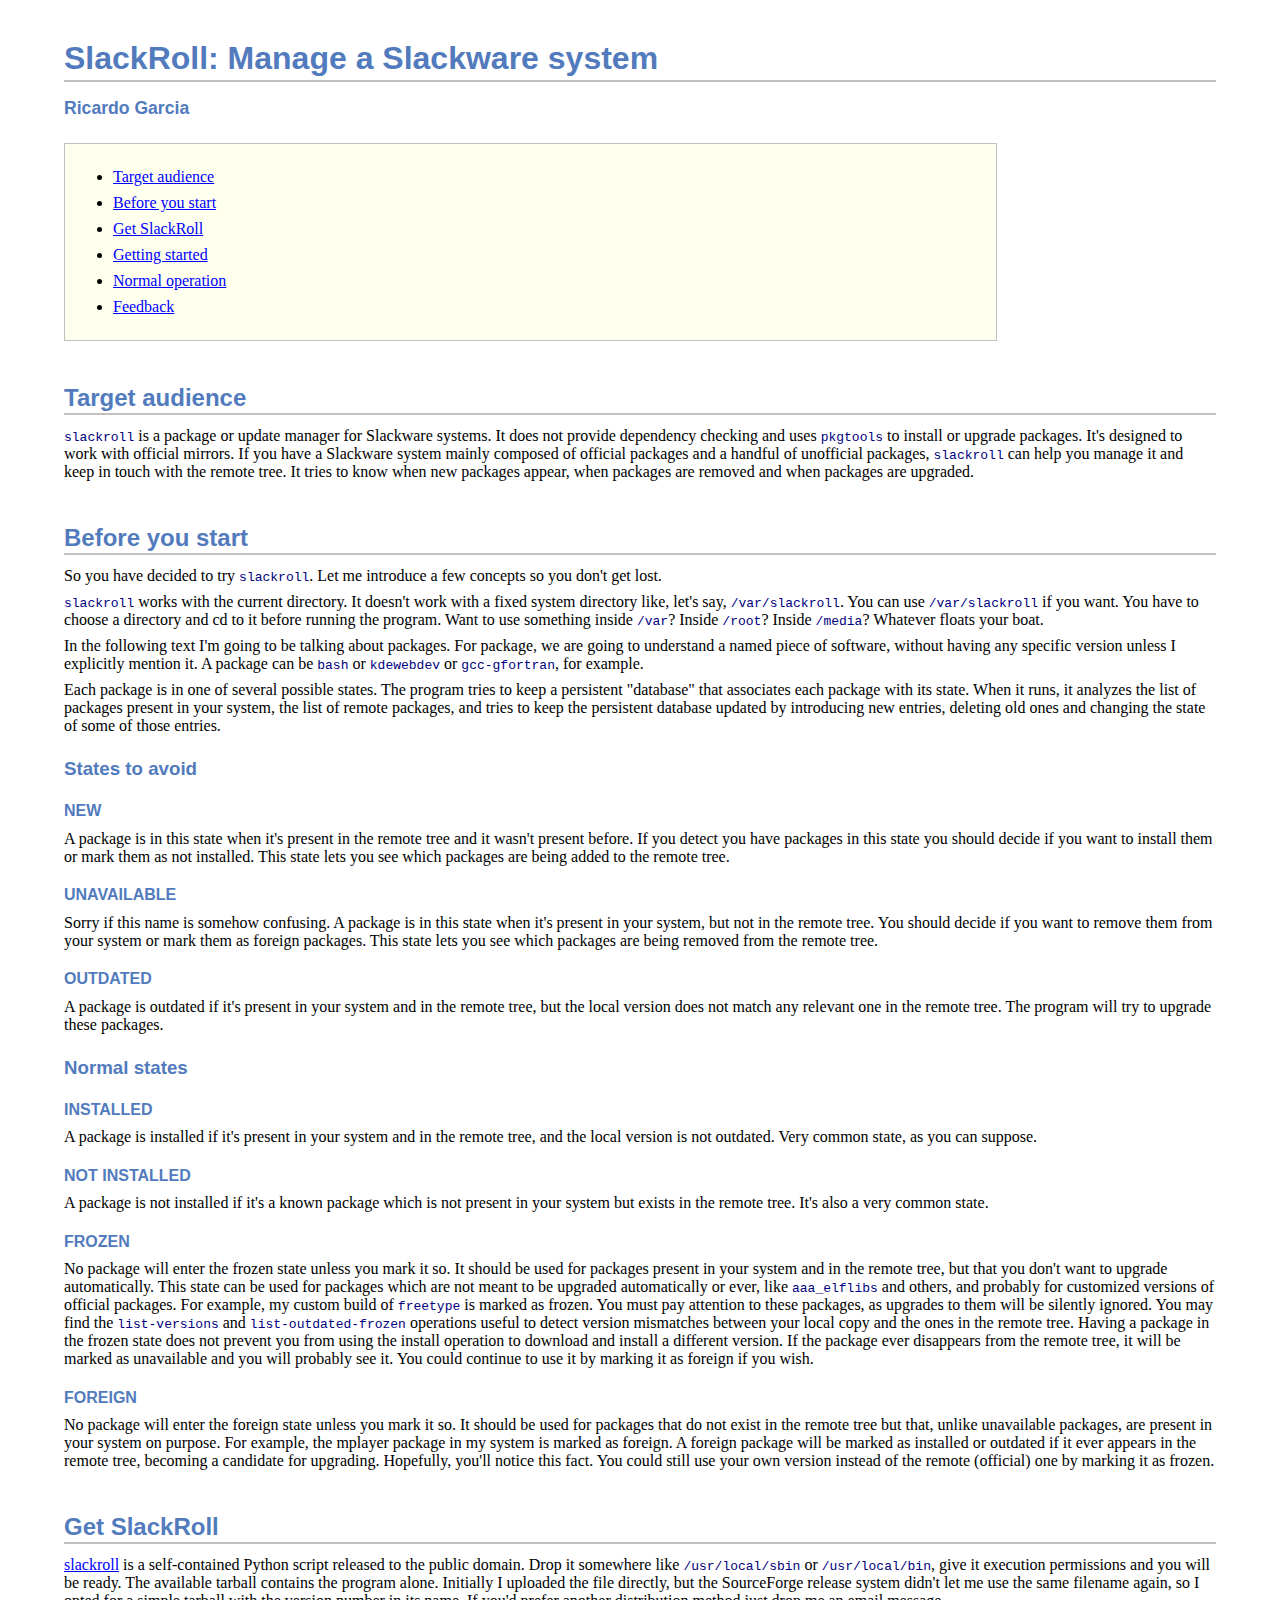
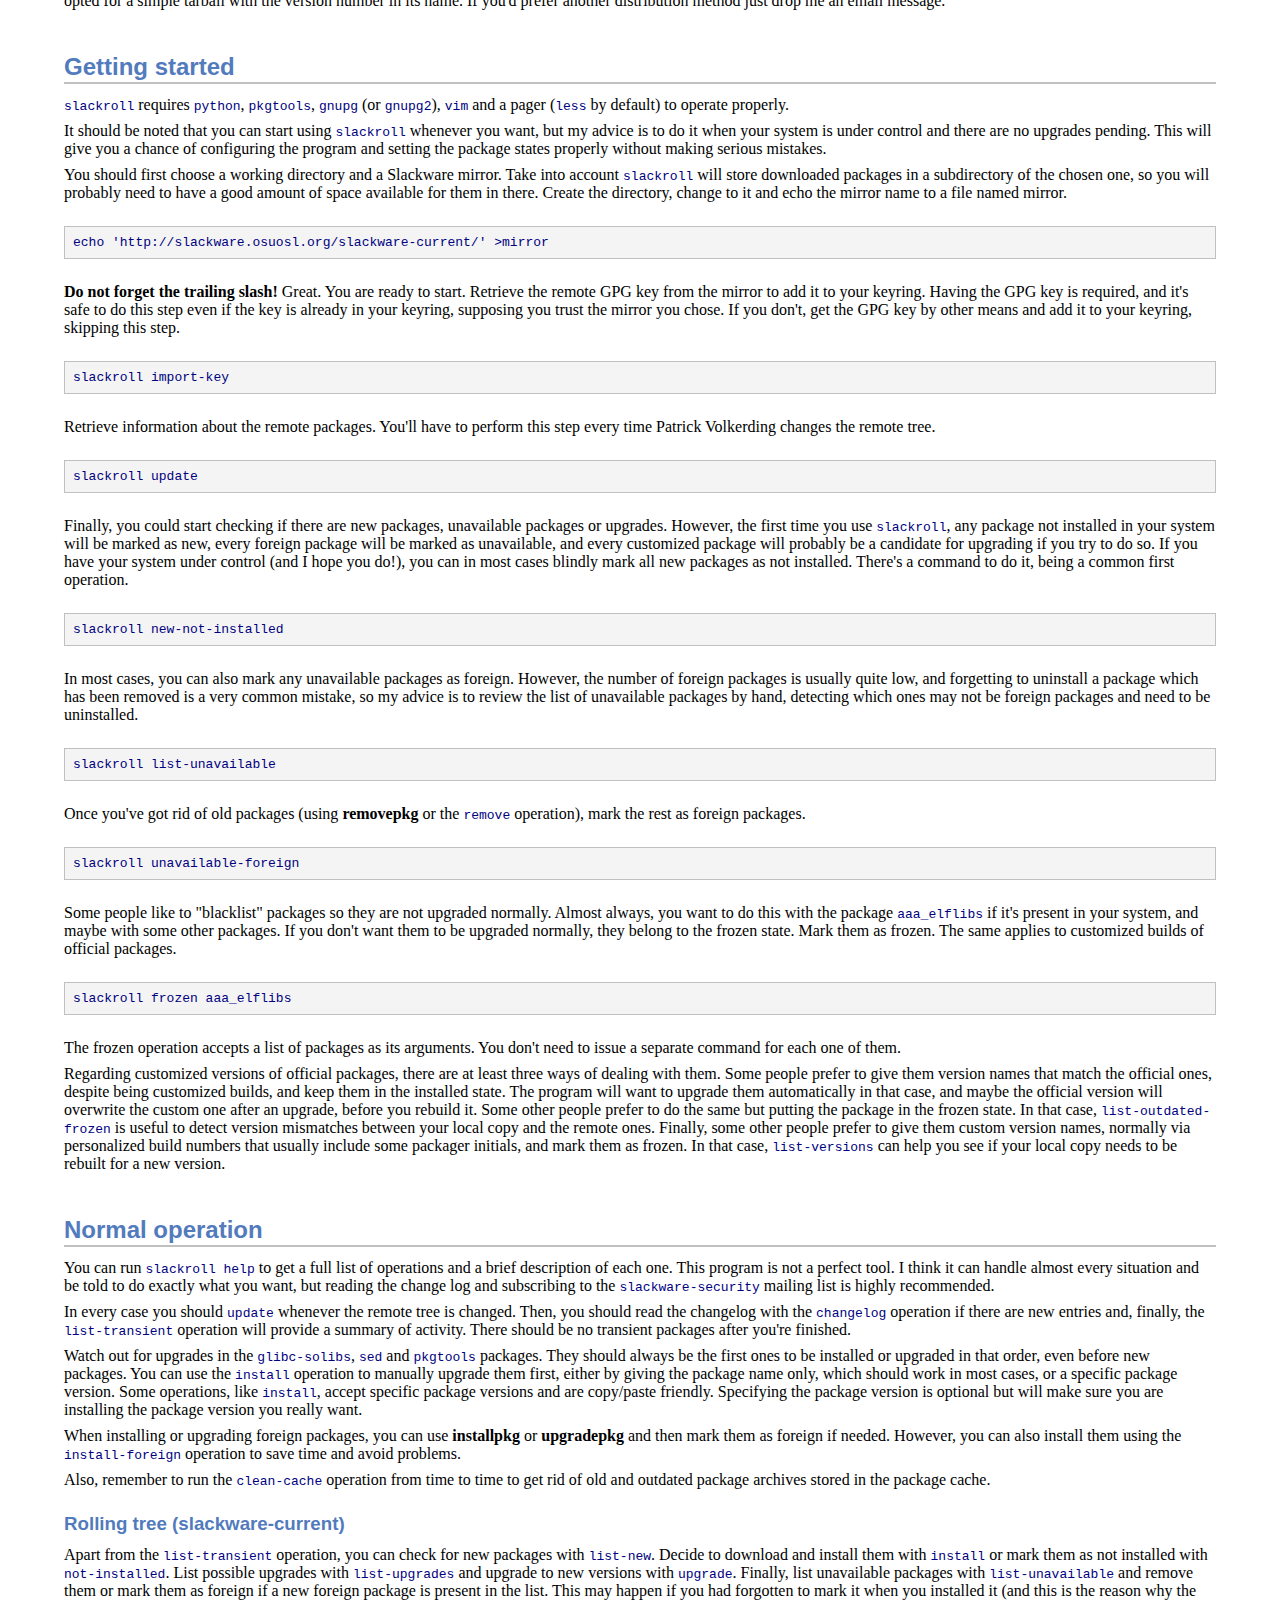
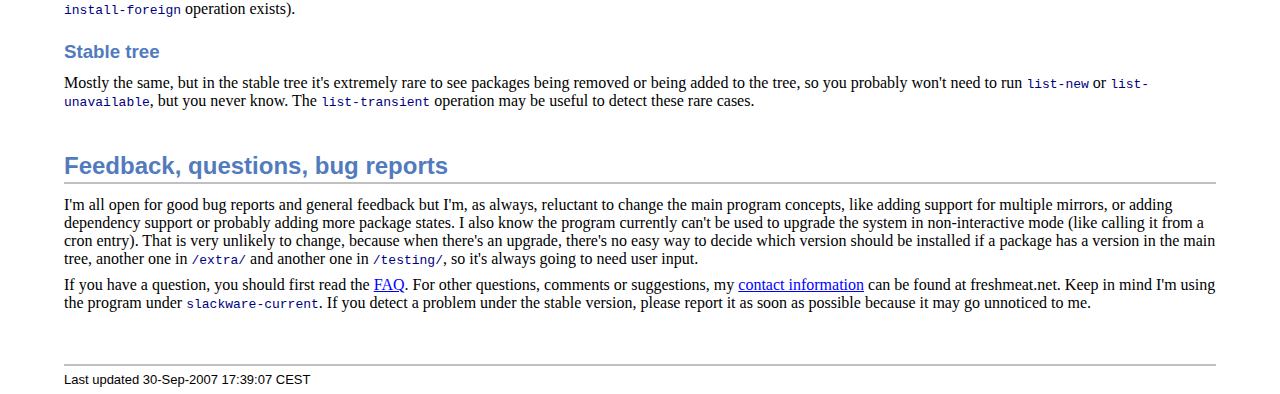
<file: slackroll-asciidoc.html>
<!DOCTYPE html PUBLIC "-//W3C//DTD XHTML 1.1//EN"
    "http://www.w3.org/TR/xhtml11/DTD/xhtml11.dtd">
<html xmlns="http://www.w3.org/1999/xhtml" xml:lang="en">
<head>
<meta http-equiv="Content-Type" content="text/html; charset=UTF-8" />
<meta name="generator" content="AsciiDoc 8.2.1" />
<style type="text/css">
/* Debug borders */
p, li, dt, dd, div, pre, h1, h2, h3, h4, h5, h6 {
/*
  border: 1px solid red;
*/
}

body {
  margin: 1em 5% 1em 5%;
}

a {
  color: blue;
  text-decoration: underline;
}
a:visited {
  color: fuchsia;
}

em {
  font-style: italic;
}

strong {
  font-weight: bold;
}

tt {
  color: navy;
}

h1, h2, h3, h4, h5, h6 {
  color: #527bbd;
  font-family: sans-serif;
  margin-top: 1.2em;
  margin-bottom: 0.5em;
  line-height: 1.3;
}

h1 {
  border-bottom: 2px solid silver;
}
h2 {
  border-bottom: 2px solid silver;
  padding-top: 0.5em;
}

div.sectionbody {
  font-family: serif;
  margin-left: 0;
}

hr {
  border: 1px solid silver;
}

p {
  margin-top: 0.5em;
  margin-bottom: 0.5em;
}

pre {
  padding: 0;
  margin: 0;
}

span#author {
  color: #527bbd;
  font-family: sans-serif;
  font-weight: bold;
  font-size: 1.1em;
}
span#email {
}
span#revision {
  font-family: sans-serif;
}

div#footer {
  font-family: sans-serif;
  font-size: small;
  border-top: 2px solid silver;
  padding-top: 0.5em;
  margin-top: 4.0em;
}
div#footer-text {
  float: left;
  padding-bottom: 0.5em;
}
div#footer-badges {
  float: right;
  padding-bottom: 0.5em;
}

div#preamble,
div.tableblock, div.imageblock, div.exampleblock, div.verseblock,
div.quoteblock, div.literalblock, div.listingblock, div.sidebarblock,
div.admonitionblock {
  margin-right: 10%;
  margin-top: 1.5em;
  margin-bottom: 1.5em;
}
div.admonitionblock {
  margin-top: 2.5em;
  margin-bottom: 2.5em;
}

div.content { /* Block element content. */
  padding: 0;
}

/* Block element titles. */
div.title, caption.title {
  font-family: sans-serif;
  font-weight: bold;
  text-align: left;
  margin-top: 1.0em;
  margin-bottom: 0.5em;
}
div.title + * {
  margin-top: 0;
}

td div.title:first-child {
  margin-top: 0.0em;
}
div.content div.title:first-child {
  margin-top: 0.0em;
}
div.content + div.title {
  margin-top: 0.0em;
}

div.sidebarblock > div.content {
  background: #ffffee;
  border: 1px solid silver;
  padding: 0.5em;
}

div.listingblock {
  margin-right: 0%;
}
div.listingblock > div.content {
  border: 1px solid silver;
  background: #f4f4f4;
  padding: 0.5em;
}

div.quoteblock > div.content {
  padding-left: 2.0em;
}

div.attribution {
  text-align: right;
}
div.verseblock + div.attribution {
  text-align: left;
}

div.admonitionblock .icon {
  vertical-align: top;
  font-size: 1.1em;
  font-weight: bold;
  text-decoration: underline;
  color: #527bbd;
  padding-right: 0.5em;
}
div.admonitionblock td.content {
  padding-left: 0.5em;
  border-left: 2px solid silver;
}

div.exampleblock > div.content {
  border-left: 2px solid silver;
  padding: 0.5em;
}

div.verseblock div.content {
  white-space: pre;
}

div.imageblock div.content { padding-left: 0; }
div.imageblock img { border: 1px solid silver; }
span.image img { border-style: none; }

dl {
  margin-top: 0.8em;
  margin-bottom: 0.8em;
}
dt {
  margin-top: 0.5em;
  margin-bottom: 0;
  font-style: italic;
}
dd > *:first-child {
  margin-top: 0;
}

ul, ol {
    list-style-position: outside;
}
ol.olist2 {
  list-style-type: lower-alpha;
}

div.tableblock > table {
  border: 3px solid #527bbd;
}
thead {
  font-family: sans-serif;
  font-weight: bold;
}
tfoot {
  font-weight: bold;
}

div.hlist {
  margin-top: 0.8em;
  margin-bottom: 0.8em;
}
div.hlist td {
  padding-bottom: 5px;
}
td.hlist1 {
  vertical-align: top;
  font-style: italic;
  padding-right: 0.8em;
}
td.hlist2 {
  vertical-align: top;
}

@media print {
  div#footer-badges { display: none; }
}

div#toctitle {
  color: #527bbd;
  font-family: sans-serif;
  font-size: 1.1em;
  font-weight: bold;
  margin-top: 1.0em;
  margin-bottom: 0.1em;
}

div.toclevel1, div.toclevel2, div.toclevel3, div.toclevel4 {
  margin-top: 0;
  margin-bottom: 0;
}
div.toclevel2 {
  margin-left: 2em;
  font-size: 0.9em;
}
div.toclevel3 {
  margin-left: 4em;
  font-size: 0.9em;
}
div.toclevel4 {
  margin-left: 6em;
  font-size: 0.9em;
}
/* Workarounds for IE6's broken and incomplete CSS2. */

div.sidebar-content {
  background: #ffffee;
  border: 1px solid silver;
  padding: 0.5em;
}
div.sidebar-title, div.image-title {
  font-family: sans-serif;
  font-weight: bold;
  margin-top: 0.0em;
  margin-bottom: 0.5em;
}

div.listingblock div.content {
  border: 1px solid silver;
  background: #f4f4f4;
  padding: 0.5em;
}

div.quoteblock-content {
  padding-left: 2.0em;
}

div.exampleblock-content {
  border-left: 2px solid silver;
  padding-left: 0.5em;
}

/* IE6 sets dynamically generated links as visited. */
div#toc a:visited { color: blue; }
</style>
<title>SlackRoll: Manage a Slackware system</title>
</head>
<body>
<div id="header">
<h1>SlackRoll: Manage a Slackware system</h1>
<span id="author">Ricardo Garcia</span><br />
</div>
<div id="preamble">
<div class="sectionbody">
<div class="sidebarblock">
<div class="sidebar-content">
<ul>
<li>
<p>
<a href="#audience">Target audience</a>
</p>
</li>
<li>
<p>
<a href="#before">Before you start</a>
</p>
</li>
<li>
<p>
<a href="#download">Get SlackRoll</a>
</p>
</li>
<li>
<p>
<a href="#starting">Getting started</a>
</p>
</li>
<li>
<p>
<a href="#daily">Normal operation</a>
</p>
</li>
<li>
<p>
<a href="#feedback">Feedback</a>
</p>
</li>
</ul>
</div></div>
</div>
</div>
<h2><a id="audience"></a>Target audience</h2>
<div class="sectionbody">
<p><tt>slackroll</tt> is a package or update manager for Slackware systems. It does
not provide dependency checking and uses <tt>pkgtools</tt> to install or upgrade
packages. It's designed to work with official mirrors. If you have a
Slackware system mainly composed of official packages and a handful of
unofficial packages, <tt>slackroll</tt> can help you manage it and keep in touch
with the remote tree. It tries to know when new packages appear, when
packages are removed and when packages are upgraded.</p>
</div>
<h2><a id="before"></a>Before you start</h2>
<div class="sectionbody">
<p>So you have decided to try <tt>slackroll</tt>. Let me introduce a few concepts so
you don't get lost.</p>
<p><tt>slackroll</tt> works with the current directory. It doesn't work with a fixed
system directory like, let's say, <tt>/var/slackroll</tt>. You can use
<tt>/var/slackroll</tt> if you want. You have to choose a directory and cd to it
before running the program. Want to use something inside <tt>/var</tt>? Inside
<tt>/root</tt>? Inside <tt>/media</tt>? Whatever floats your boat.</p>
<p>In the following text I'm going to be talking about packages. For package,
we are going to understand a named piece of software, without having any
specific version unless I explicitly mention it. A package can be <tt>bash</tt> or
<tt>kdewebdev</tt> or <tt>gcc-gfortran</tt>, for example.</p>
<p>Each package is in one of several possible states. The program tries to
keep a persistent "database" that associates each package with its state.
When it runs, it analyzes the list of packages present in your system, the
list of remote packages, and tries to keep the persistent database updated
by introducing new entries, deleting old ones and changing the state of
some of those entries.</p>
<h3>States to avoid</h3>
<h4>NEW</h4>
<p>A package is in this state when it's present in the remote tree
and it wasn't present before. If you detect you have packages in
this state you should decide if you want to install them or mark
them as not installed. This state lets you see which packages are
being added to the remote tree.</p>
<h4>UNAVAILABLE</h4>
<p>Sorry if this name is somehow confusing. A package is in this
state when it's present in your system, but not in the remote
tree. You should decide if you want to remove them from your
system or mark them as foreign packages. This state lets you see
which packages are being removed from the remote tree.</p>
<h4>OUTDATED</h4>
<p>A package is outdated if it's present in your system and in the
remote tree, but the local version does not match any relevant one
in the remote tree. The program will try to upgrade these
packages.</p>
<h3>Normal states</h3>
<h4>INSTALLED</h4>
<p>A package is installed if it's present in your system and in the
remote tree, and the local version is not outdated. Very common
state, as you can suppose.</p>
<h4>NOT INSTALLED</h4>
<p>A package is not installed if it's a known package which is not
present in your system but exists in the remote tree. It's also a
very common state.</p>
<h4>FROZEN</h4>
<p>No package will enter the frozen state unless you mark it so. It
should be used for packages present in your system and in the
remote tree, but that you don't want to upgrade automatically.
This state can be used for packages which are not meant to be
upgraded automatically or ever, like <tt>aaa_elflibs</tt> and others, and
probably for customized versions of official packages. For
example, my custom build of <tt>freetype</tt> is marked as frozen. You must
pay attention to these packages, as upgrades to them will be
silently ignored. You may find the <tt>list-versions</tt> and
<tt>list-outdated-frozen</tt> operations useful to detect version
mismatches between your local copy and the ones in the remote
tree. Having a package in the frozen state does not prevent you
from using the install operation to download and install a
different version. If the package ever disappears from the remote
tree, it will be marked as unavailable and you will probably see
it. You could continue to use it by marking it as foreign if you
wish.</p>
<h4>FOREIGN</h4>
<p>No package will enter the foreign state unless you mark it so. It
should be used for packages that do not exist in the remote tree
but that, unlike unavailable packages, are present in your system
on purpose. For example, the mplayer package in my system is
marked as foreign. A foreign package will be marked as installed
or outdated if it ever appears in the remote tree, becoming a
candidate for upgrading. Hopefully, you'll notice this fact. You
could still use your own version instead of the remote (official)
one by marking it as frozen.</p>
</div>
<h2><a id="download"></a>Get SlackRoll</h2>
<div class="sectionbody">
<p><a href="http://sourceforge.net/project/showfiles.php?group_id=197236">slackroll</a>
is a self-contained Python script released to the public domain.
Drop it somewhere like <tt>/usr/local/sbin</tt> or <tt>/usr/local/bin</tt>, give it
execution permissions and you will be ready. The available tarball
contains the program alone. Initially I uploaded the file directly, but
the SourceForge release system didn't let me use the same filename again,
so I opted for a simple tarball with the version number in its name. If
you'd prefer another distribution method just drop me an email message.</p>
</div>
<h2><a id="starting"></a>Getting started</h2>
<div class="sectionbody">
<p><tt>slackroll</tt> requires <tt>python</tt>, <tt>pkgtools</tt>, <tt>gnupg</tt> (or <tt>gnupg2</tt>),
<tt>vim</tt> and a pager (<tt>less</tt> by default) to operate properly.</p>
<p>It should be noted that you can start using <tt>slackroll</tt> whenever you want,
but my advice is to do it when your system is under control and there are
no upgrades pending. This will give you a chance of configuring the
program and setting the package states properly without making serious
mistakes.</p>
<p>You should first choose a working directory and a Slackware mirror. Take
into account <tt>slackroll</tt> will store downloaded packages in a subdirectory of
the chosen one, so you will probably need to have a good amount of space
available for them in there. Create the directory, change to it and echo
the mirror name to a file named mirror.</p>
<div class="listingblock">
<div class="content">
<pre><tt>echo 'http://slackware.osuosl.org/slackware-current/' &gt;mirror</tt></pre>
</div></div>
<p><strong>Do not forget the trailing slash!</strong> Great. You are ready to start. Retrieve
the remote GPG key from the mirror to add it to your keyring. Having the
GPG key is required, and it's safe to do this step even if the key is
already in your keyring, supposing you trust the mirror you chose. If you
don't, get the GPG key by other means and add it to your keyring, skipping
this step.</p>
<div class="listingblock">
<div class="content">
<pre><tt>slackroll import-key</tt></pre>
</div></div>
<p>Retrieve information about the remote packages. You'll have to perform
this step every time Patrick Volkerding changes the remote tree.</p>
<div class="listingblock">
<div class="content">
<pre><tt>slackroll update</tt></pre>
</div></div>
<p>Finally, you could start checking if there are new packages, unavailable
packages or upgrades. However, the first time you use <tt>slackroll</tt>, any
package not installed in your system will be marked as new, every foreign
package will be marked as unavailable, and every customized package will
probably be a candidate for upgrading if you try to do so. If you have
your system under control (and I hope you do!), you can in most cases
blindly mark all new packages as not installed. There's a command to do
it, being a common first operation.</p>
<div class="listingblock">
<div class="content">
<pre><tt>slackroll new-not-installed</tt></pre>
</div></div>
<p>In most cases, you can also mark any unavailable packages as foreign.
However, the number of foreign packages is usually quite low, and
forgetting to uninstall a package which has been removed is a very common
mistake, so my advice is to review the list of unavailable packages by
hand, detecting which ones may not be foreign packages and need to be
uninstalled.</p>
<div class="listingblock">
<div class="content">
<pre><tt>slackroll list-unavailable</tt></pre>
</div></div>
<p>Once you've got rid of old packages (using <strong>removepkg</strong> or the <tt>remove</tt>
operation), mark the rest as foreign packages.</p>
<div class="listingblock">
<div class="content">
<pre><tt>slackroll unavailable-foreign</tt></pre>
</div></div>
<p>Some people like to "blacklist" packages so they are not upgraded
normally. Almost always, you want to do this with the package <tt>aaa_elflibs</tt>
if it's present in your system, and maybe with some other packages. If you
don't want them to be upgraded normally, they belong to the frozen state.
Mark them as frozen. The same applies to customized builds of official
packages.</p>
<div class="listingblock">
<div class="content">
<pre><tt>slackroll frozen aaa_elflibs</tt></pre>
</div></div>
<p>The frozen operation accepts a list of packages as its arguments. You
don't need to issue a separate command for each one of them.</p>
<p>Regarding customized versions of official packages, there are at least
three ways of dealing with them. Some people prefer to give them version
names that match the official ones, despite being customized builds, and
keep them in the installed state. The program will want to upgrade them
automatically in that case, and maybe the official version will overwrite
the custom one after an upgrade, before you rebuild it. Some other people
prefer to do the same but putting the package in the frozen state. In that
case, <tt>list-outdated-frozen</tt> is useful to detect version mismatches between
your local copy and the remote ones. Finally, some other people prefer to
give them custom version names, normally via personalized build numbers
that usually include some packager initials, and mark them as frozen. In
that case, <tt>list-versions</tt> can help you see if your local copy needs to be
rebuilt for a new version.</p>
</div>
<h2><a id="daily"></a>Normal operation</h2>
<div class="sectionbody">
<p>You can run <tt>slackroll help</tt> to get a full list of operations and a brief
description of each one. This program is not a perfect tool. I think it
can handle almost every situation and be told to do exactly what you want,
but reading the change log and subscribing to the <tt>slackware-security</tt>
mailing list is highly recommended.</p>
<p>In every case you should <tt>update</tt> whenever the remote tree is changed. Then,
you should read the changelog with the <tt>changelog</tt> operation if there are
new entries and, finally, the <tt>list-transient</tt> operation will provide a
summary of activity. There should be no transient packages after you're
finished.</p>
<p>Watch out for upgrades in the <tt>glibc-solibs</tt>, <tt>sed</tt> and <tt>pkgtools</tt> packages.
They should always be the first ones to be installed or upgraded in that
order, even before new packages. You can use the <tt>install</tt> operation to
manually upgrade them first, either by giving the package name only, which
should work in most cases, or a specific package version. Some operations,
like <tt>install</tt>, accept specific package versions and are copy/paste
friendly. Specifying the package version is optional but will make sure
you are installing the package version you really want.</p>
<p>When installing or upgrading foreign packages, you can use <strong>installpkg</strong> or
<strong>upgradepkg</strong> and then mark them as foreign if needed. However, you can also
install them using the <tt>install-foreign</tt> operation to save time and avoid
problems.</p>
<p>Also, remember to run the <tt>clean-cache</tt> operation from time to time to get
rid of old and outdated package archives stored in the package cache.</p>
<h3>Rolling tree (slackware-current)</h3>
<p>Apart from the <tt>list-transient</tt> operation, you can check for new packages
with <tt>list-new</tt>. Decide to download and install them with <tt>install</tt> or mark
them as not installed with <tt>not-installed</tt>. List possible upgrades with
<tt>list-upgrades</tt> and upgrade to new versions with <tt>upgrade</tt>. Finally, list
unavailable packages with <tt>list-unavailable</tt> and remove them or mark them as
foreign if a new foreign package is present in the list. This may happen
if you had forgotten to mark it when you installed it (and this is the reason
why the <tt>install-foreign</tt> operation exists).</p>
<h3>Stable tree</h3>
<p>Mostly the same, but in the stable tree it's extremely rare to see
packages being removed or being added to the tree, so you probably won't
need to run <tt>list-new</tt> or <tt>list-unavailable</tt>, but you never know. The
<tt>list-transient</tt> operation may be useful to detect these rare cases.</p>
</div>
<h2><a id="feedback"></a>Feedback, questions, bug reports</h2>
<div class="sectionbody">
<p>I'm all open for good bug reports and general feedback but I'm, as always,
reluctant to change the main program concepts, like adding support for
multiple mirrors, or adding dependency support or probably adding more
package states. I also know the program currently can't be used to upgrade
the system in non-interactive mode (like calling it from a cron entry).
That is very unlikely to change, because when there's an upgrade, there's
no easy way to decide which version should be installed if a package has a
version in the main tree, another one in <tt>/extra/</tt> and another one in
<tt>/testing/</tt>, so it's always going to need user input.</p>
<p>If you have a question, you should first read the <a href="faq.html">FAQ</a>. For other
questions, comments or suggestions, my <a href="http://freshmeat.net/~rg3/">contact
information</a> can be found at freshmeat.net. Keep in mind I'm using
the program under <tt>slackware-current</tt>. If you detect a problem under
the stable version, please report it as soon as possible because it
may go unnoticed to me.</p>
</div>
<div id="footer">
<div id="footer-text">
Last updated 30-Sep-2007 17:39:07 CEST
</div>
</div>
</body>
</html>
</file>
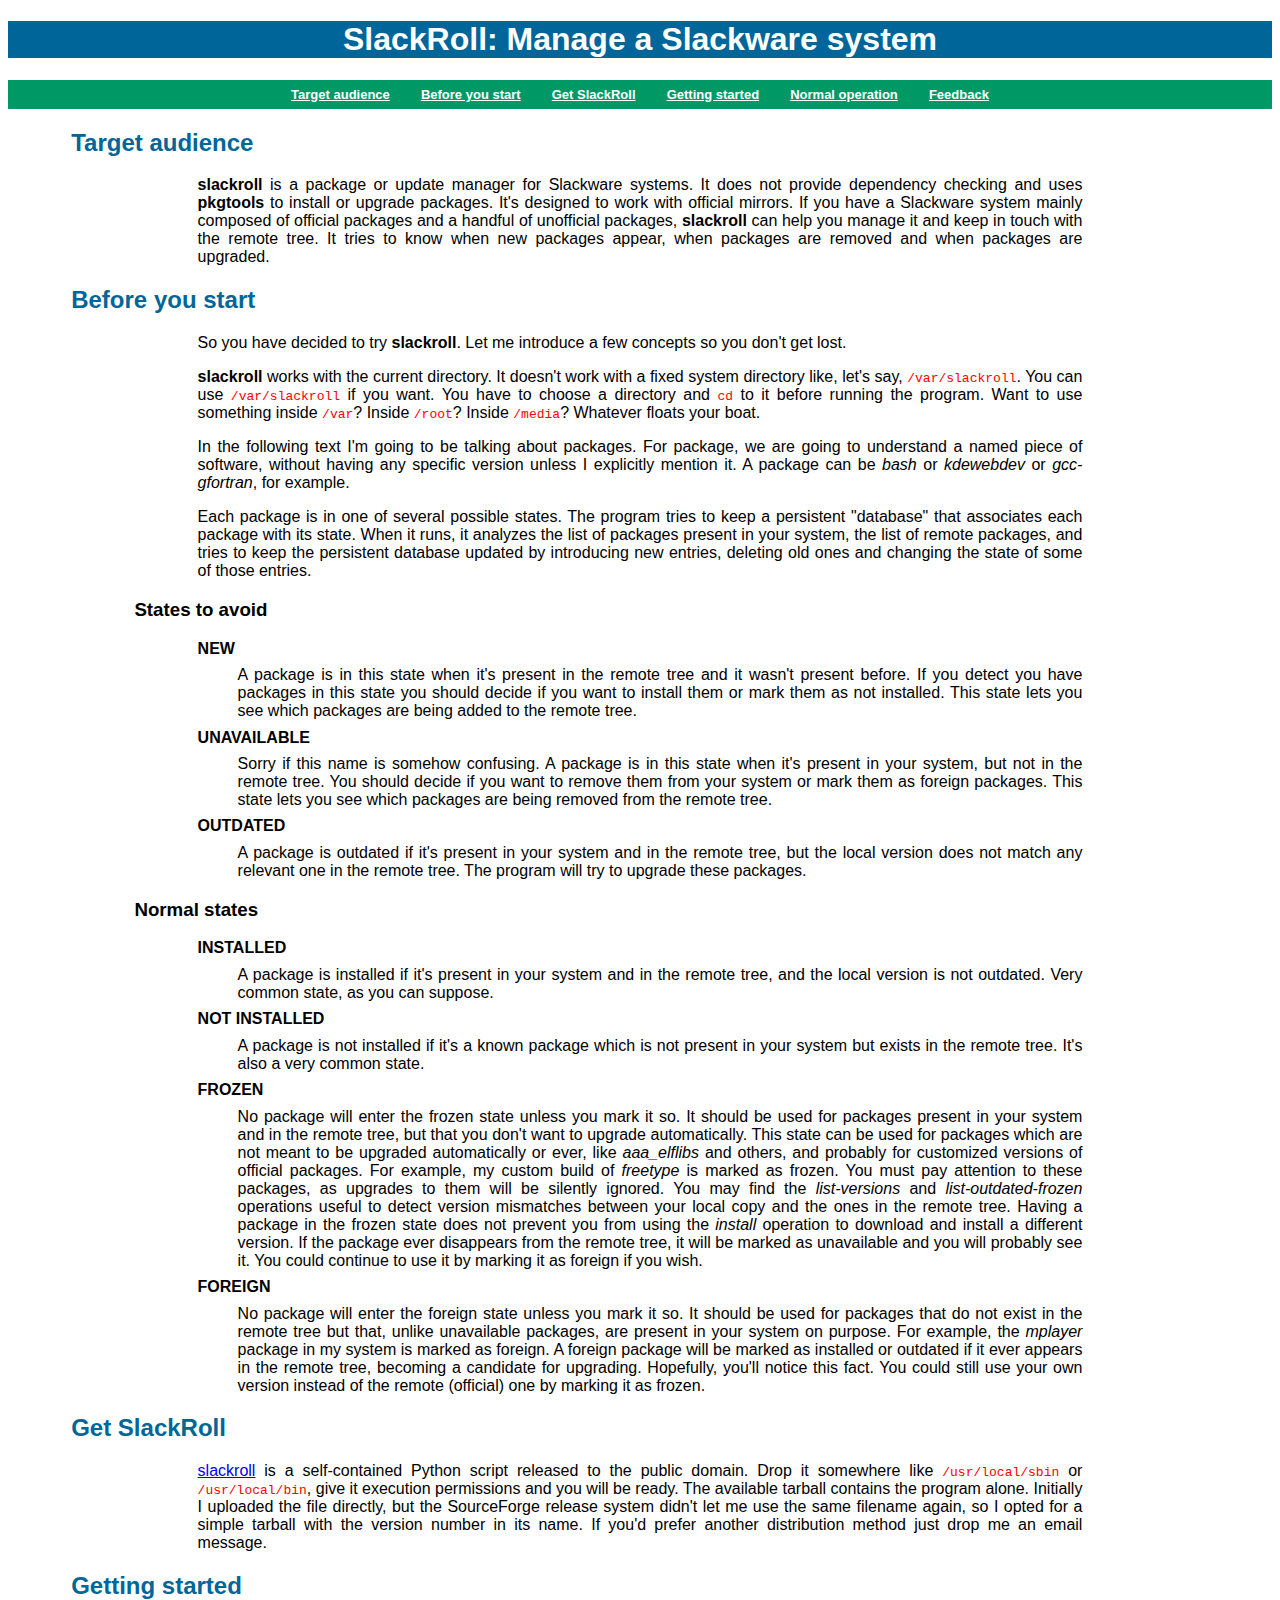
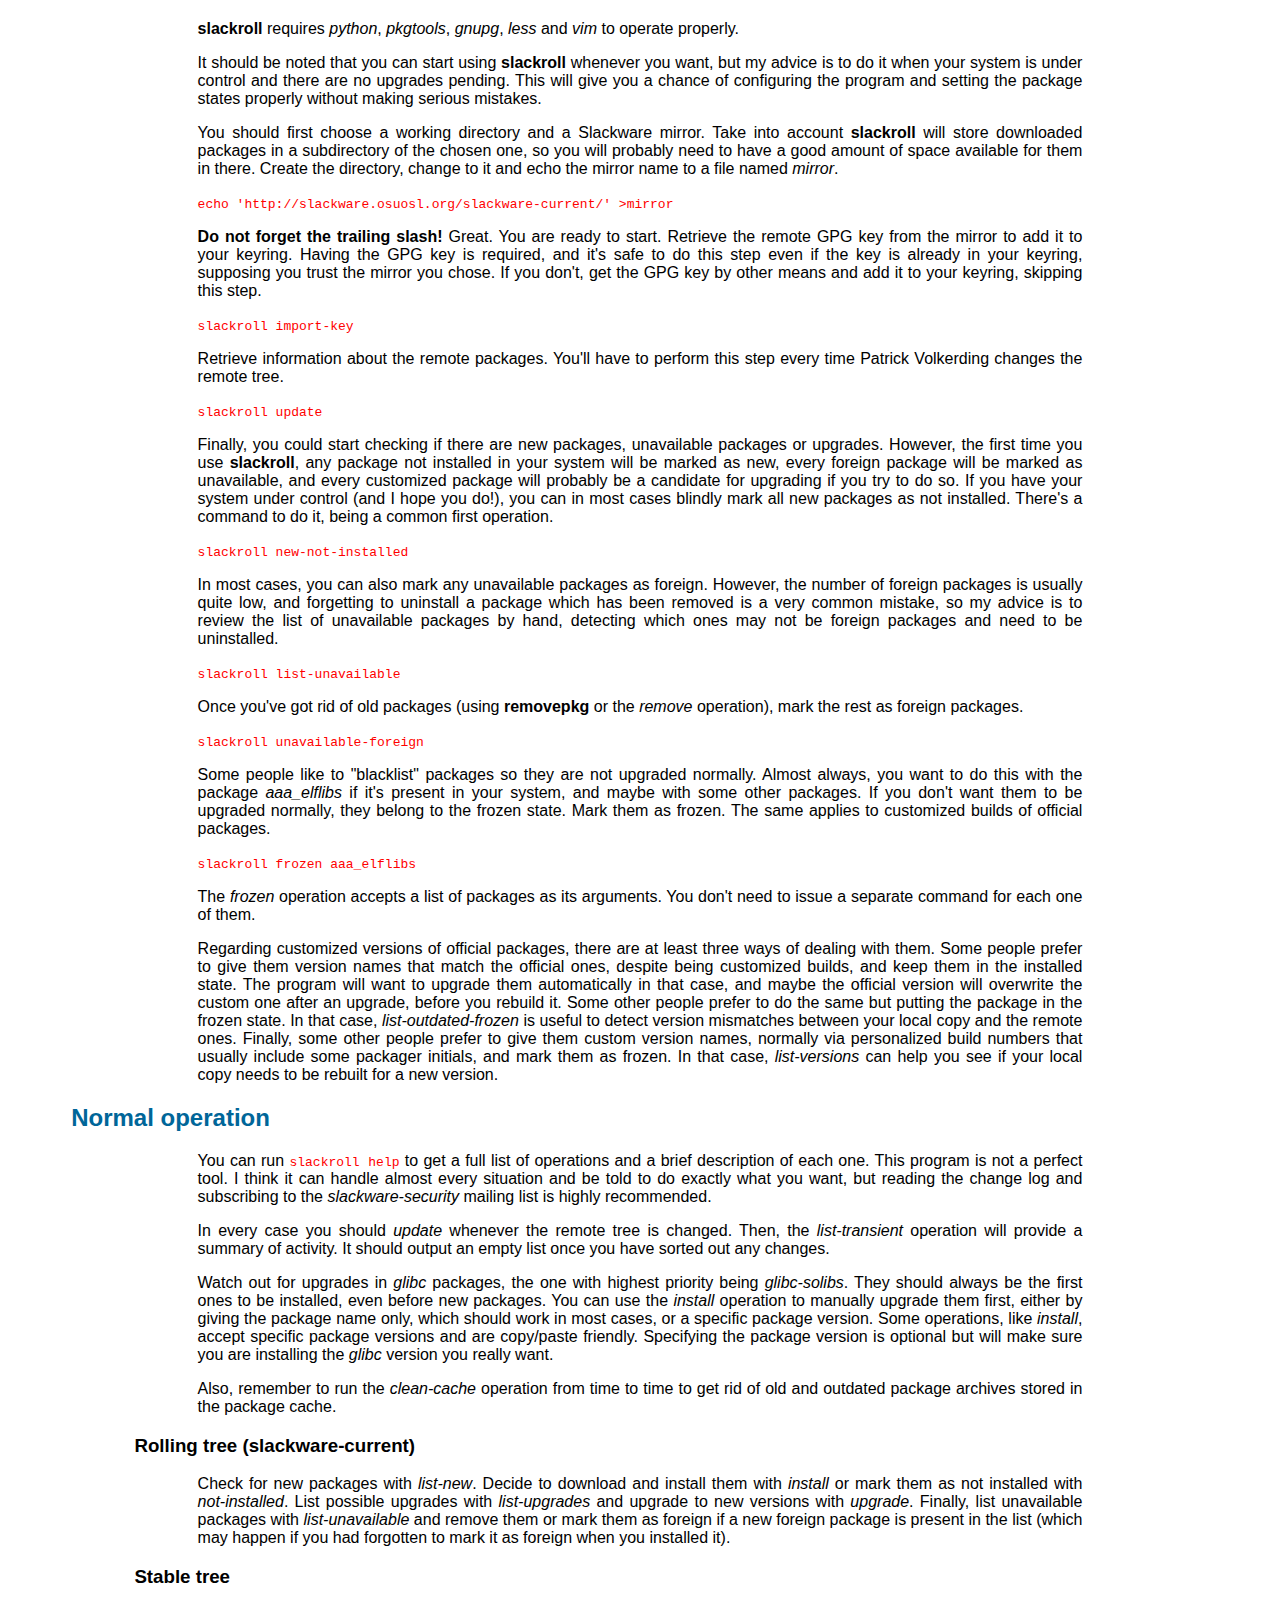
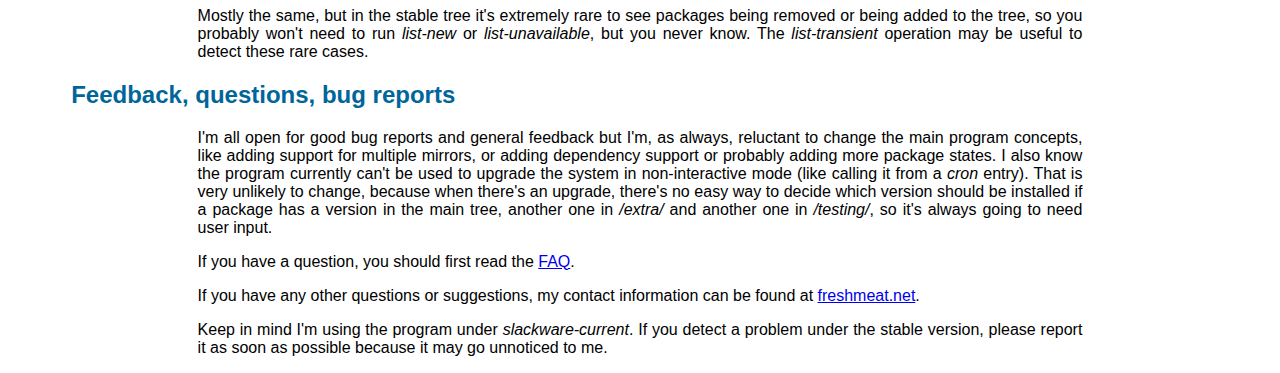
<file: slackroll.html>
<!DOCTYPE html PUBLIC "-//W3C//DTD XHTML 1.0 Strict//EN" "http://www.w3.org/TR/xhtml1/DTD/xhtml1-strict.dtd">
<html>
	<head>
		<meta http-equiv="Content-Type" content="text/html;charset=utf-8" />
		<title>SlackRoll: Manage a Slackware system</title>
		<style type="text/css"><!--
			body {
				background: white;
				color: black;
				font-family: sans-serif;
			}
			h1 {
				text-align: center;
				background: #006699;
				color: white;
			}
			h2 {
				background: white;
				color: #006699;
				margin-left: 5%;
				margin-right: 5%;
			}
			h3 {
				margin-left: 10%;
				margin-right: 10%;
			}
			p {
				text-align: justify;
				margin-left: 15%;
				margin-right: 15%;
			}
			dl {
				text-align: justify;
				margin-left: 15%;
				margin-right: 15%;
			}
			dt {
				font-weight: bold;
				margin-top: 1ex;
				margin-bottom: 1ex;
			}
			code {
				color: red;
				background: white;
			}
			#index {
				padding: 1ex 1ex 1ex 1ex;
				color: white;
				background-color: #009966;
				text-align: center;
				font-size: small;
			}
			#index li {
				display: inline;
				margin-left: 2ex;
				margin-right: 2ex;
			}
			#index li a {
				font-weight: bold;
				color: white;
				background-color: #009966;
			}
			--></style>
	</head>
	<body>
		<h1>SlackRoll: Manage a Slackware system</h1>

		<ul id="index">
			<li><a href="#target_audience">Target&nbsp;audience</a></li>
			<li><a href="#before_start">Before&nbsp;you&nbsp;start</a></li>
			<li><a href="#get">Get&nbsp;SlackRoll</a></li>
			<li><a href="#getting_started">Getting&nbsp;started</a></li>
			<li><a href="#normal_operation">Normal&nbsp;operation</a></li>
			<li><a href="#feedback">Feedback</a></li>
		</ul>

		<h2><a name="target_audience" />Target audience</h2>

		<p><strong>slackroll</strong> is a package or update manager
		for Slackware systems. It does not provide dependency
		checking and uses <strong>pkgtools</strong> to install or
		upgrade packages. It's designed to work with official
		mirrors. If you have a Slackware system mainly
		composed of official packages and a handful of
		unofficial packages, <strong>slackroll</strong>
		can help you manage it and keep in touch with the remote
		tree. It tries to know when new packages appear, when
		packages are removed and when packages are upgraded.</p>

		<h2><a name="before_start" />Before you start</h2>

		<p>So you have decided to try <strong>slackroll</strong>. Let
		me introduce a few concepts so you don't get lost.</p>

		<p><strong>slackroll</strong> works with the current directory.
		It doesn't work with a fixed system directory like, let's say,
		<code>/var/slackroll</code>. You can use
		<code>/var/slackroll</code> if you want. You have to choose
		a directory and <code>cd</code> to it before running the
		program. Want to use something inside <code>/var</code>?
		Inside <code>/root</code>? Inside <code>/media</code>?
		Whatever floats your boat.</p>

		<p>In the following text I'm going to be talking about packages.
		For package, we are going to understand a named piece of
		software, without having any specific version unless I
		explicitly mention it. A package can be <em>bash</em> or
		<em>kdewebdev</em> or <em>gcc-gfortran</em>, for example.</p>

		<p>Each package is in one of several possible states. The
		program tries to keep a persistent "database" that associates
		each package with its state. When it runs, it analyzes the list
		of packages present in your system, the list of remote packages,
		and tries to keep the persistent database updated by introducing
		new entries, deleting old ones and changing the state of some
		of those entries.</p>

		<h3>States to avoid</h3>

		<dl>

		<dt>NEW</dt> <dd>A package is in this state when it's
		present in the remote tree and it wasn't present before.
		If you detect you have packages in this state you should
		decide if you want to install them or mark them as not
		installed. This state lets you see which packages are being
		added to the remote tree.</dd>

		<dt>UNAVAILABLE</dt> <dd>Sorry if this name is
		somehow confusing. A package is in this state when it's
		present in your system, but not in the remote tree. You
		should decide if you want to remove them from your system
		or mark them as foreign packages. This state lets you
		see which packages are being removed from the remote
		tree.</dd>

		<dt>OUTDATED</dt> <dd>A package is outdated if it's
		present in your system and in the remote tree, but
		the local version does not match any relevant one in
		the remote tree. The program will try to upgrade
		these packages.</dd>

		</dl>

		<h3>Normal states</h3>

		<dl>

		<dt>INSTALLED</dt> <dd>A package is installed if it's
		present in your system and in the remote tree, and
		the local version is not outdated. Very common state,
		as you can suppose.</dd>

		<dt>NOT INSTALLED</dt> <dd>A package is not
		installed if it's a known package which is not present
		in your system but exists in the remote tree. It's also
		a very common state.</dd>

		<dt>FROZEN</dt> <dd>No package will enter the frozen state
		unless you mark it so. It should be used for packages
		present in your system and in the remote tree, but that
		you don't want to upgrade automatically.  This state can
		be used for packages which are not meant to be upgraded
		automatically or ever, like <em>aaa_elflibs</em> and others,
		and probably for customized versions of official packages. For
		example, my custom build of <em>freetype</em> is marked as
		frozen. You must pay attention to these packages, as upgrades
		to them will be silently ignored. You may find the
		<em>list-versions</em> and <em>list-outdated-frozen</em>
		operations useful to detect version mismatches between your
		local copy and the ones in the remote tree. Having a package
		in the frozen state does not prevent you from using the
		<em>install</em> operation to download and install a
		different version. If the package ever disappears from
		the remote tree, it will be marked as unavailable and
		you will probably see it. You could continue to use it
		by marking it as foreign if you wish.</dd>

		<dt>FOREIGN</dt> <dd>No package will enter the foreign
		state unless you mark it so. It should be used for
		packages that do not exist in the remote tree but that,
		unlike unavailable packages, are present in your system
		on purpose.  For example, the <em>mplayer</em> package
		in my system is marked as foreign. A foreign package will
		be marked as installed or outdated if it ever appears in
		the remote tree, becoming a candidate for upgrading.
		Hopefully, you'll notice this fact. You could still use
		your own version instead of the remote (official) one by
		marking it as frozen.</dd>

		</dl>

		<h2><a name="get" />Get SlackRoll</h2>

		<p><a href="http://sourceforge.net/project/showfiles.php?group_id=197236">slackroll</a>
		is a self-contained Python script released to the public
		domain. Drop it somewhere like <code>/usr/local/sbin</code>
		or <code>/usr/local/bin</code>, give it execution permissions
		and you will be ready. The available tarball contains the
		program alone. Initially I uploaded the file directly,
		but the SourceForge release system didn't let me use the
		same filename again, so I opted for a simple tarball with
		the version number in its name. If you'd prefer another
		distribution method just drop me an email message.</p>

		<h2><a name="getting_started" />Getting started</h2>

		<p><strong>slackroll</strong> requires <em>python</em>,
		<em>pkgtools</em>, <em>gnupg</em>, <em>less</em> and
		<em>vim</em> to operate properly.</p>

		<p>It should be noted that you can start using
		<strong>slackroll</strong> whenever you want, but my advice
		is to do it when your system is under control and there
		are no upgrades pending. This will give you a chance
		of configuring the program and setting the package states
		properly without making serious mistakes.</p>

		<p>You should first choose a working directory and a
		Slackware mirror. Take into account
		<strong>slackroll</strong> will store downloaded
		packages in a subdirectory of the chosen one, so you will
		probably need to have a good amount of space available for
		them in there. Create the directory, change to it and
		echo the mirror name to a file named <em>mirror</em>.</p>

		<p><code>echo 'http://slackware.osuosl.org/slackware-current/'
			&gt;mirror</code></p>

		<p><strong>Do not forget the trailing slash!</strong>
		Great. You are ready to start. Retrieve the remote GPG
		key from the mirror to add it to your keyring. Having the
		GPG key is required, and it's safe to do this step even
		if the key is already in your keyring, supposing you trust
		the mirror you chose. If you don't, get the GPG key by
		other means and add it to your keyring, skipping this
		step.</p>

		<p><code>slackroll import-key</code></p>

		<p>Retrieve information about the remote packages. You'll have
		to perform this step every time Patrick Volkerding changes the
		remote tree.</p>

		<p><code>slackroll update</code></p>

		<p>Finally, you could start checking if there are new packages,
		unavailable packages or upgrades. However, the first time you
		use <strong>slackroll</strong>, any package not installed in
		your system will be marked as new, every foreign package will
		be marked as unavailable, and every customized package will
		probably be a candidate for upgrading if you try to do so.
		If you have your system under control (and I hope you do!),
		you can in most cases blindly mark all new packages as not
		installed. There's a command to do it, being a common first
		operation.</p>

		<p><code>slackroll new-not-installed</code></p>

		<p>In most cases, you can also mark any unavailable packages as
		foreign. However, the number of foreign packages is usually
		quite low, and forgetting to uninstall a package which has been
		removed is a very common mistake, so my advice is to review
		the list of unavailable packages by hand, detecting which
		ones may not be foreign packages and need to be uninstalled.</p>

		<p><code>slackroll list-unavailable</code></p>

		<p>Once you've got rid of old packages (using
		<strong>removepkg</strong> or the <em>remove</em>
		operation), mark the rest as foreign packages.</p>

		<p><code>slackroll unavailable-foreign</code></p>

		<p>Some people like to "blacklist" packages so they are not
		upgraded normally. Almost always, you want to do this with
		the package <em>aaa_elflibs</em> if it's present in your
		system, and maybe with some other packages. If you don't want
		them to be upgraded normally, they belong to the frozen state.
		Mark them as frozen. The same applies to customized builds
		of official packages.</p>

		<p><code>slackroll frozen aaa_elflibs</code></p>

		<p>The <em>frozen</em> operation accepts a list of packages
		as its arguments. You don't need to issue a separate command
		for each one of them.</p>

		<p>Regarding customized versions of official packages,
		there are at least three ways of dealing with them.
		Some people prefer to give them version names that match
		the official ones, despite being customized builds, and
		keep them in the installed state. The program will want
		to upgrade them automatically in that case, and maybe
		the official version will overwrite the custom one after
		an upgrade, before you rebuild it. Some other people
		prefer to do the same but putting the package in the
		frozen state. In that case, <em>list-outdated-frozen</em>
		is useful to detect version mismatches between your local
		copy and the remote ones. Finally, some other people
		prefer to give them custom version names, normally
		via personalized build numbers that usually include some
		packager initials, and mark them as frozen. In that
		case, <em>list-versions</em> can help you see if your
		local copy needs to be rebuilt for a new version.</p>

		<h2><a name="normal_operation" />Normal operation</h2>

		<p>You can run <code>slackroll help</code> to get a full list
		of operations and a brief description of each one. This program
		is not a perfect tool. I think it can handle almost every
		situation and be told to do exactly what you want, but
		reading the change log and subscribing to the
		<em>slackware-security</em> mailing list is highly
		recommended.</p>

		<p>In every case you should <em>update</em> whenever the
		remote tree is changed. Then, the <em>list-transient</em>
		operation will provide a summary of activity. It should output
		an empty list once you have sorted out any changes.</p>

		<p>Watch out for upgrades in <em>glibc</em> packages,
		the one with highest priority being <em>glibc-solibs</em>.
		They should always be the first ones to be installed,
		even before new packages. You can use the <em>install</em>
		operation to manually upgrade them first, either
		by giving the package name only, which should work in
		most cases, or a specific package version. Some operations,
		like <em>install</em>, accept specific package versions
		and are copy/paste friendly. Specifying the package
		version is optional but will make sure you are installing
		the <em>glibc</em> version you really want.</p>

		<p>Also, remember to run the <em>clean-cache</em> operation
		from time to time to get rid of old and outdated package
		archives stored in the package cache.</p>
		
		<h3>Rolling tree (slackware-current)</h3>

		<p>Check for new packages with <em>list-new</em>. Decide to
		download and install them with <em>install</em> or mark
		them as not installed with <em>not-installed</em>. List
		possible upgrades with <em>list-upgrades</em> and upgrade
		to new versions with <em>upgrade</em>. Finally, list
		unavailable packages with <em>list-unavailable</em> and
		remove them or mark them as foreign if a new foreign
		package is present in the list (which may happen if you
		had forgotten to mark it as foreign when you installed
		it).</p>

		<h3>Stable tree</h3>

		<p>Mostly the same, but in the stable tree it's extremely
		rare to see packages being removed or being added to the
		tree, so you probably won't need to run <em>list-new</em>
		or <em>list-unavailable</em>, but you never know. The
		<em>list-transient</em> operation may be useful to detect
		these rare cases.</p>

		<h2><a name="feedback" />Feedback, questions, bug reports</h2>

		<p>I'm all open for good bug reports and general feedback
		but I'm, as always, reluctant to change the main program
		concepts, like adding support for multiple mirrors, or
		adding dependency support or probably adding more package
		states. I also know the program currently can't be used
		to upgrade the system in non-interactive mode (like
		calling it from a <em>cron</em> entry). That is very
		unlikely to change, because when there's an upgrade,
		there's no easy way to decide which version should be
		installed if a package has a version in the main tree,
		another one in <em>/extra/</em> and another one
		in <em>/testing/</em>, so it's always going to need
		user input.</p>

		<p>If you have a question, you should first read the
		<a href="faq.html">FAQ</a>.</p>

		<p>If you have any other questions or suggestions,
		my contact information can be found at
		<a href="http://freshmeat.net/~rg3/">freshmeat.net</a>.</p>

		<p>Keep in mind I'm using the program under
		<em>slackware-current</em>. If you detect a problem under
		the stable version, please report it as soon as possible
		because it may go unnoticed to me.</p>
	</body>
</html>
</file>
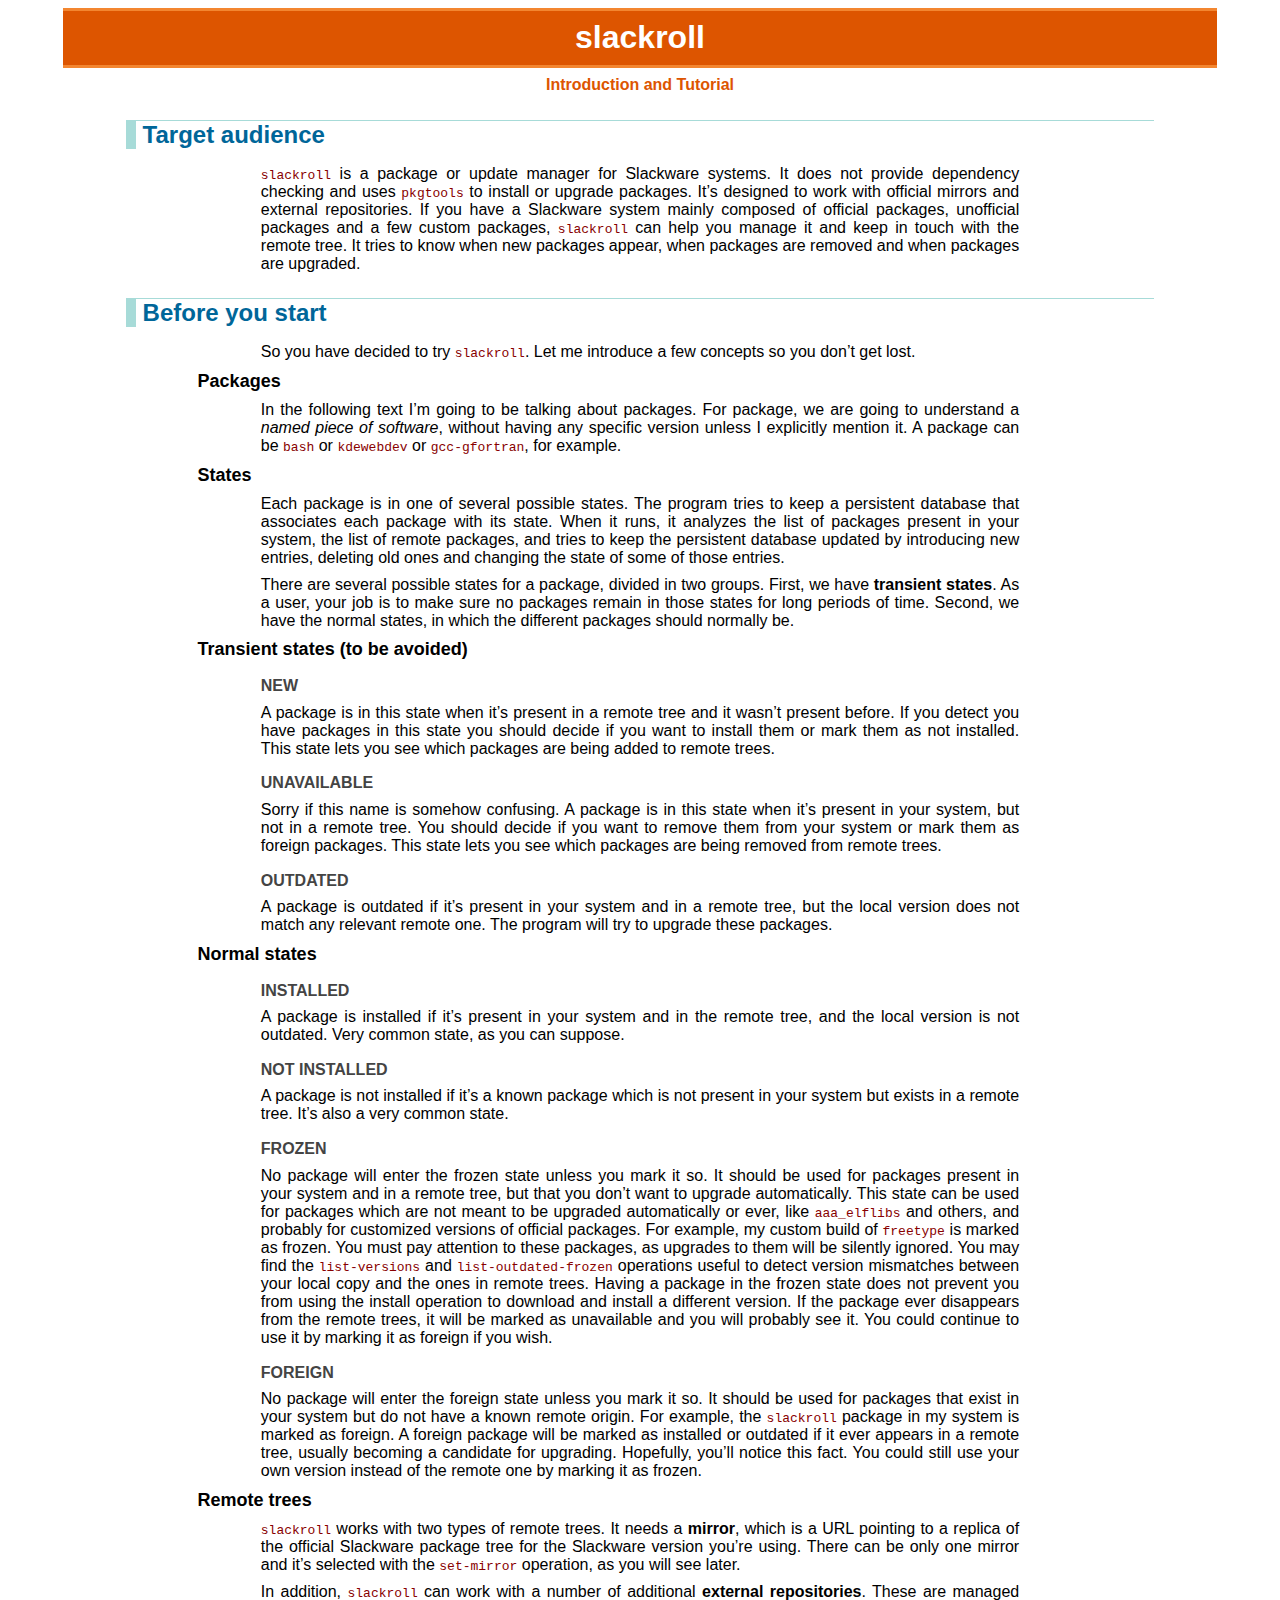
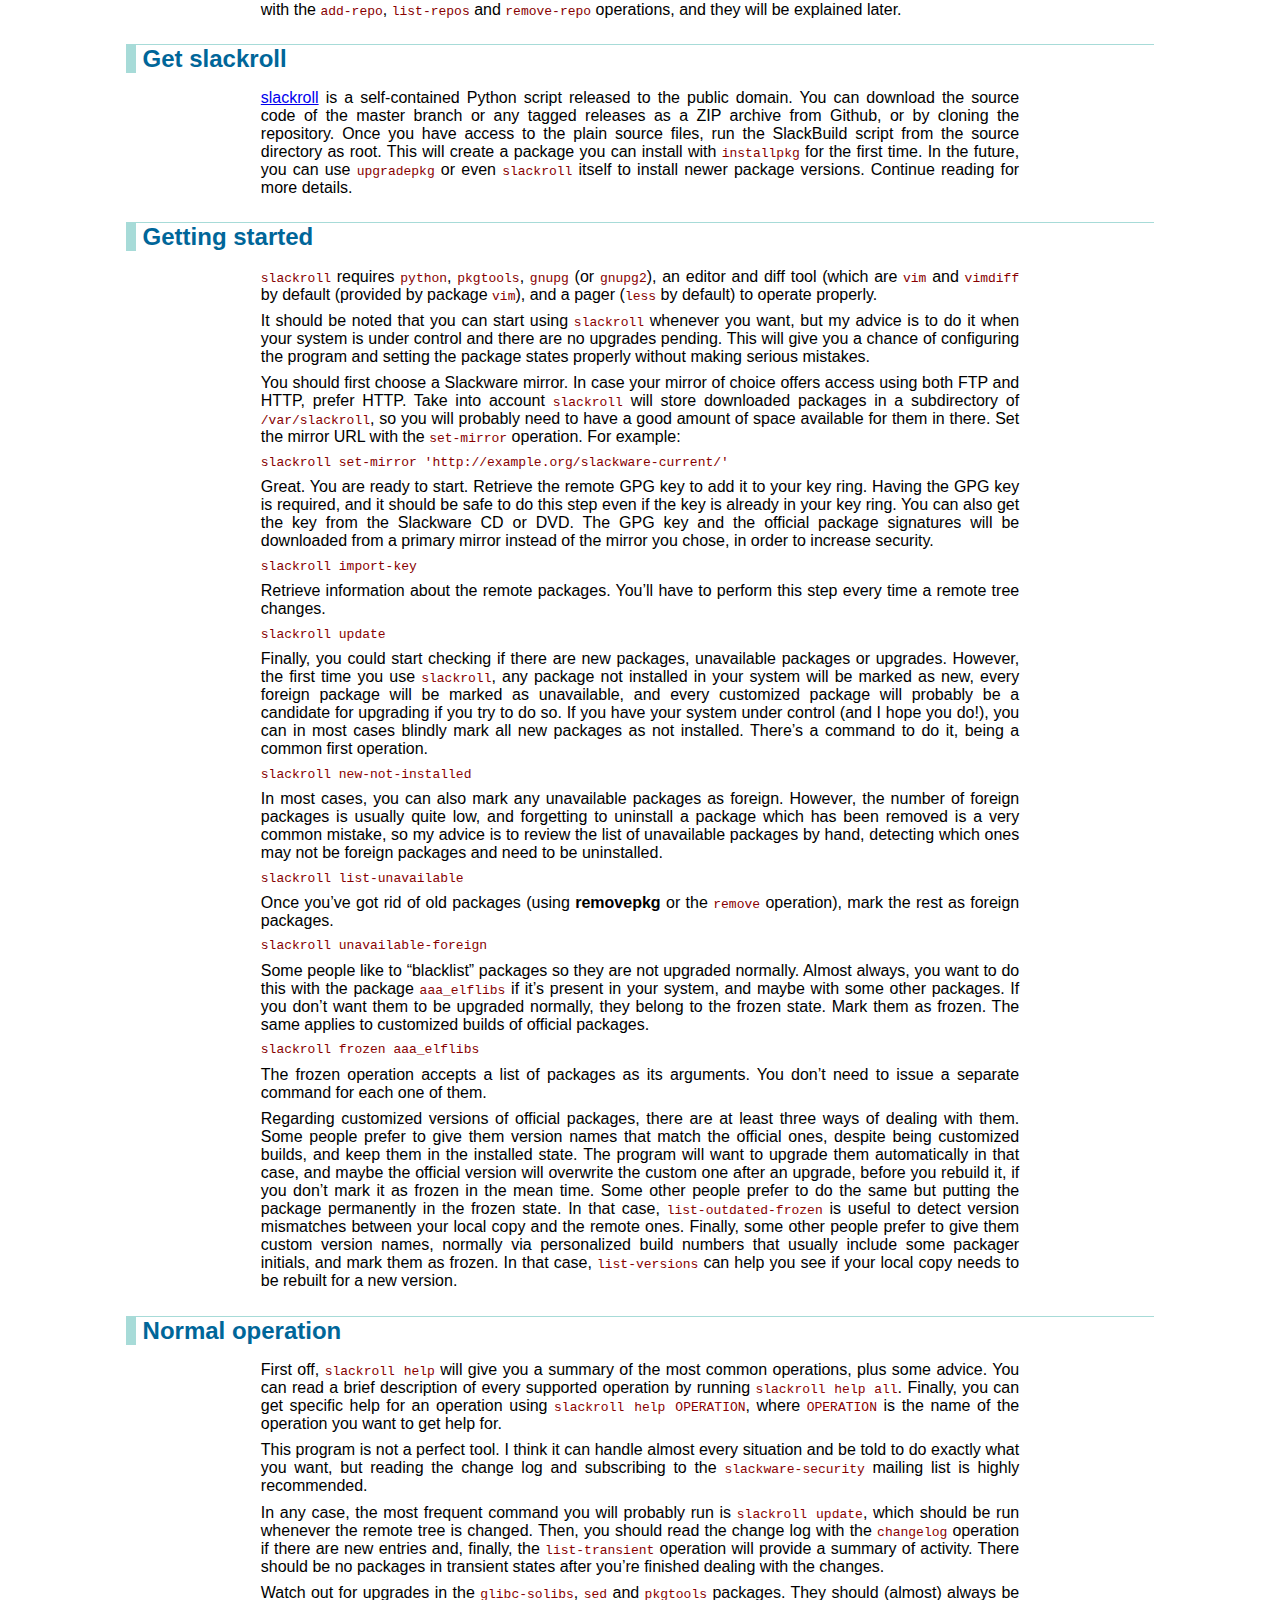
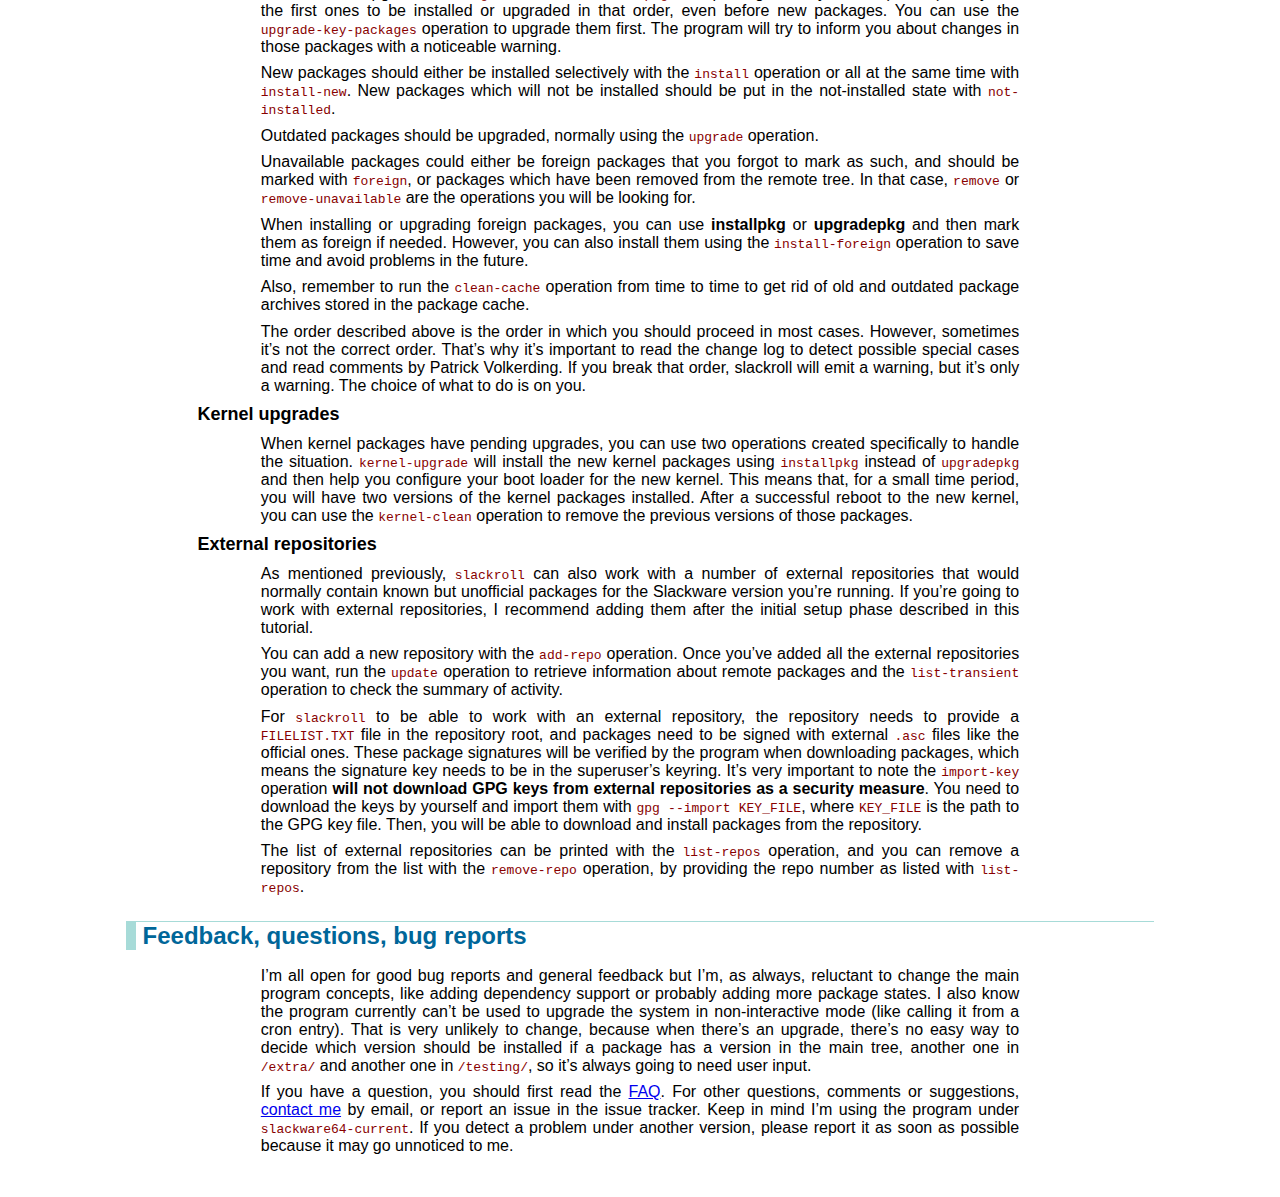
<file: tutorial.html>
<html>
<head>
<title>slackroll: Introduction and Tutorial</title>
<link rel="stylesheet" href="slackroll.css" type="text/css" />
</head>
<body>

<div class="title">slackroll</div>
<div class="subtitle">Introduction and Tutorial</div>

	<h1>Target audience</h1>

	<p><code>slackroll</code> is a package or update manager for Slackware systems. It does not provide dependency checking and uses <code>pkgtools</code> to install or upgrade packages. It&#8217;s designed to work with official mirrors and external repositories. If you have a Slackware system mainly composed of official packages, unofficial packages and a few custom packages, <code>slackroll</code> can help you manage it and keep in touch with the remote tree. It tries to know when new packages appear, when packages are removed and when packages are upgraded.</p>

	<h1>Before you start</h1>

	<p>So you have decided to try <code>slackroll</code>. Let me introduce a few concepts so you don&#8217;t get lost.</p>

	<h2>Packages</h2>

	<p>In the following text I&#8217;m going to be talking about packages. For package, we are going to understand a <em>named piece of software</em>, without having any specific version unless I explicitly mention it. A package can be <code>bash</code> or <code>kdewebdev</code> or <code>gcc-gfortran</code>, for example.</p>

	<h2>States</h2>

	<p>Each package is in one of several possible states. The program tries to keep a persistent database that associates each package with its state. When it runs, it analyzes the list of packages present in your system, the list of remote packages, and tries to keep the persistent database updated by introducing new entries, deleting old ones and changing the state of some of those entries.</p>

	<p>There are several possible states for a package, divided in two groups. First, we have <strong>transient states</strong>. As a user, your job is to make sure no packages remain in those states for long periods of time. Second, we have the normal states, in which the different packages should normally be.</p>

	<h2>Transient states (to be avoided)</h2>

	<h3><span class="caps">NEW</span></h3>

	<p>A package is in this state when it&#8217;s present in a remote tree and it wasn&#8217;t present before. If you detect you have packages in this state you should decide if you want to install them or mark them as not installed. This state lets you see which packages are being added to remote trees.</p>

	<h3><span class="caps">UNAVAILABLE</span></h3>

	<p>Sorry if this name is somehow confusing. A package is in this state when it&#8217;s present in your system, but not in a remote tree. You should decide if you want to remove them from your system or mark them as foreign packages. This state lets you see which packages are being removed from remote trees.</p>

	<h3><span class="caps">OUTDATED</span></h3>

	<p>A package is outdated if it&#8217;s present in your system and in a remote tree, but the local version does not match any relevant remote one. The program will try to upgrade these packages.</p>

	<h2>Normal states</h2>

	<h3><span class="caps">INSTALLED</span></h3>

	<p>A package is installed if it&#8217;s present in your system and in the remote tree, and the local version is not outdated. Very common state, as you can suppose.</p>

	<h3><span class="caps">NOT</span> <span class="caps">INSTALLED</span></h3>

	<p>A package is not installed if it&#8217;s a known package which is not present in your system but exists in a remote tree. It&#8217;s also a very common state.</p>

	<h3><span class="caps">FROZEN</span></h3>

	<p>No package will enter the frozen state unless you mark it so. It should be used for packages present in your system and in a remote tree, but that you don&#8217;t want to upgrade automatically. This state can be used for packages which are not meant to be upgraded automatically or ever, like <code>aaa_elflibs</code> and others, and probably for customized versions of official packages. For example, my custom build of <code>freetype</code> is marked as frozen. You must pay attention to these packages, as upgrades to them will be silently ignored. You may find the <code>list-versions</code> and <code>list-outdated-frozen</code> operations useful to detect version mismatches between your local copy and the ones in remote trees. Having a package in the frozen state does not prevent you from using the install operation to download and install a different version. If the package ever disappears from the remote trees, it will be marked as unavailable and you will probably see it. You could continue to use it by marking it as foreign if you wish.</p>

	<h3><span class="caps">FOREIGN</span></h3>

	<p>No package will enter the foreign state unless you mark it so. It should be used for packages that exist in your system but do not have a known remote origin. For example, the <code>slackroll</code> package in my system is marked as foreign. A foreign package will be marked as installed or outdated if it ever appears in a remote tree, usually becoming a candidate for upgrading. Hopefully, you&#8217;ll notice this fact. You could still use your own version instead of the remote one by marking it as frozen.</p>

	<h2>Remote trees</h2>

	<p><code>slackroll</code> works with two types of remote trees. It needs a <strong>mirror</strong>, which is a <span class="caps">URL</span> pointing to a replica of the official Slackware package tree for the Slackware version you&#8217;re using. There can be only one mirror and it&#8217;s selected with the <code>set-mirror</code> operation, as you will see later.</p>

	<p>In addition, <code>slackroll</code> can work with a number of additional <strong>external repositories</strong>. These are managed with the <code>add-repo</code>, <code>list-repos</code> and <code>remove-repo</code> operations, and they will be explained later.</p>

	<h1>Get slackroll</h1>

	<p><a href="http://github.com/rg3/slackroll/">slackroll</a> is a self-contained Python script released to the public domain. You can download the source code of the master branch or any tagged releases as a <span class="caps">ZIP</span> archive from Github, or by cloning the repository. Once you have access to the plain source files, run the SlackBuild script from the source directory as root. This will create a package you can install with <code>installpkg</code> for the first time. In the future, you can use <code>upgradepkg</code> or even <code>slackroll</code> itself to install newer package versions. Continue reading for more details.</p>

	<h1>Getting started</h1>

	<p><code>slackroll</code> requires <code>python</code>, <code>pkgtools</code>, <code>gnupg</code> (or <code>gnupg2</code>), an editor and diff tool (which are <code>vim</code> and <code>vimdiff</code> by default (provided by package <code>vim</code>), and a pager (<code>less</code> by default) to operate properly.</p>

	<p>It should be noted that you can start using <code>slackroll</code> whenever you want, but my advice is to do it when your system is under control and there are no upgrades pending. This will give you a chance of configuring the program and setting the package states properly without making serious mistakes.</p>

	<p>You should first choose a Slackware mirror. In case your mirror of choice offers access using both <span class="caps">FTP</span> and <span class="caps">HTTP</span>, prefer <span class="caps">HTTP</span>. Take into account <code>slackroll</code> will store downloaded packages in a subdirectory of <code>/var/slackroll</code>, so you will probably need to have a good amount of space available for them in there. Set the mirror <span class="caps">URL</span> with the <code>set-mirror</code> operation. For example:</p>

	<p><code>
slackroll set-mirror &#39;http://example.org/slackware-current/&#39;
</code></p>

	<p>Great. You are ready to start. Retrieve the remote <span class="caps">GPG</span> key to add it to your key ring. Having the <span class="caps">GPG</span> key is required, and it should be safe to do this step even if the key is already in your key ring. You can also get the key from the Slackware CD or <span class="caps">DVD</span>. The <span class="caps">GPG</span> key and the official package signatures will be downloaded from a primary mirror instead of the mirror you chose, in order to increase security.</p>

	<p><code>
slackroll import-key
</code></p>

	<p>Retrieve information about the remote packages. You&#8217;ll have to perform this step every time a remote tree changes.</p>

	<p><code>
slackroll update
</code></p>

	<p>Finally, you could start checking if there are new packages, unavailable packages or upgrades. However, the first time you use <code>slackroll</code>, any package not installed in your system will be marked as new, every foreign package will be marked as unavailable, and every customized package will probably be a candidate for upgrading if you try to do so. If you have your system under control (and I hope you do!), you can in most cases blindly mark all new packages as not installed. There&#8217;s a command to do it, being a common first operation.</p>

	<p><code>
slackroll new-not-installed
</code></p>

	<p>In most cases, you can also mark any unavailable packages as foreign.  However, the number of foreign packages is usually quite low, and forgetting to uninstall a package which has been removed is a very common mistake, so my advice is to review the list of unavailable packages by hand, detecting which ones may not be foreign packages and need to be uninstalled.</p>

	<p><code>
slackroll list-unavailable
</code></p>

	<p>Once you&#8217;ve got rid of old packages (using <strong>removepkg</strong> or the <code>remove</code> operation), mark the rest as foreign packages.</p>

	<p><code>
slackroll unavailable-foreign
</code></p>

	<p>Some people like to &#8220;blacklist&#8221; packages so they are not upgraded normally. Almost always, you want to do this with the package <code>aaa_elflibs</code> if it&#8217;s present in your system, and maybe with some other packages. If you don&#8217;t want them to be upgraded normally, they belong to the frozen state. Mark them as frozen. The same applies to customized builds of official packages.</p>

	<p><code>
slackroll frozen aaa_elflibs
</code></p>

	<p>The frozen operation accepts a list of packages as its arguments. You don&#8217;t need to issue a separate command for each one of them.</p>

	<p>Regarding customized versions of official packages, there are at least three ways of dealing with them. Some people prefer to give them version names that match the official ones, despite being customized builds, and keep them in the installed state. The program will want to upgrade them automatically in that case, and maybe the official version will overwrite the custom one after an upgrade, before you rebuild it, if you don&#8217;t mark it as frozen in the mean time. Some other people prefer to do the same but putting the package permanently in the frozen state. In that case, <code>list-outdated-frozen</code> is useful to detect version mismatches between your local copy and the remote ones. Finally, some other people prefer to give them custom version names, normally via personalized build numbers that usually include some packager initials, and mark them as frozen. In that case, <code>list-versions</code> can help you see if your local copy needs to be rebuilt for a new version.</p>

	<h1>Normal operation</h1>

	<p>First off, <code>slackroll help</code> will give you a summary of the most common operations, plus some advice. You can read a brief description of every supported operation by running <code>slackroll help all</code>. Finally, you can get specific help for an operation using <code>slackroll help OPERATION</code>, where <code>OPERATION</code> is the name of the operation you want to get help for.</p>

	<p>This program is not a perfect tool. I think it can handle almost every situation and be told to do exactly what you want, but reading the change log and subscribing to the <code>slackware-security</code> mailing list is highly recommended.</p>

	<p>In any case, the most frequent command you will probably run is <code>slackroll update</code>, which should be run whenever the remote tree is changed. Then, you should read the change log with the <code>changelog</code> operation if there are new entries and, finally, the <code>list-transient</code> operation will provide a summary of activity. There should be no packages in transient states after you&#8217;re finished dealing with the changes.</p>

	<p>Watch out for upgrades in the <code>glibc-solibs</code>, <code>sed</code> and <code>pkgtools</code> packages. They should (almost) always be the first ones to be installed or upgraded in that order, even before new packages. You can use the <code>upgrade-key-packages</code> operation to upgrade them first. The program will try to inform you about changes in those packages with a noticeable warning.</p>

	<p>New packages should either be installed selectively with the <code>install</code> operation or all at the same time with <code>install-new</code>. New packages which will not be installed should be put in the not-installed state with <code>not-installed</code>.</p>

	<p>Outdated packages should be upgraded, normally using the <code>upgrade</code> operation.</p>

	<p>Unavailable packages could either be foreign packages that you forgot to mark as such, and should be marked with <code>foreign</code>, or packages which have been removed from the remote tree. In that case, <code>remove</code> or <code>remove-unavailable</code> are the operations you will be looking for.</p>

	<p>When installing or upgrading foreign packages, you can use <strong>installpkg</strong> or <strong>upgradepkg</strong> and then mark them as foreign if needed. However, you can also install them using the <code>install-foreign</code> operation to save time and avoid problems in the future.</p>

	<p>Also, remember to run the <code>clean-cache</code> operation from time to time to get rid of old and outdated package archives stored in the package cache.</p>

	<p>The order described above is the order in which you should proceed in most cases. However, sometimes it&#8217;s not the correct order. That&#8217;s why it&#8217;s important to read the change log to detect possible special cases and read comments by Patrick Volkerding. If you break that order, slackroll will emit a warning, but it&#8217;s only a warning. The choice of what to do is on you.</p>

	<h2>Kernel upgrades</h2>

	<p>When kernel packages have pending upgrades, you can use two operations created specifically to handle the situation. <code>kernel-upgrade</code> will install the new kernel packages using <code>installpkg</code> instead of <code>upgradepkg</code> and then help you configure your boot loader for the new kernel. This means that, for a small time period, you will have two versions of the kernel packages installed. After a successful reboot to the new kernel, you can use the <code>kernel-clean</code> operation to remove the previous versions of those packages.</p>

	<h2>External repositories</h2>

	<p>As mentioned previously, <code>slackroll</code> can also work with a number of external repositories that would normally contain known but unofficial packages for the Slackware version you&#8217;re running. If you&#8217;re going to work with external repositories, I recommend adding them after the initial setup phase described in this tutorial.</p>

	<p>You can add a new repository with the <code>add-repo</code> operation. Once you&#8217;ve added all the external repositories you want, run the <code>update</code> operation to retrieve information about remote packages and the <code>list-transient</code> operation to check the summary of activity.</p>

	<p>For <code>slackroll</code> to be able to work with an external repository, the repository needs to provide a <code>FILELIST.TXT</code> file in the repository root, and packages need to be signed with external <code>.asc</code> files like the official ones. These package signatures will be verified by the program when downloading packages, which means the signature key needs to be in the superuser&#8217;s keyring. It&#8217;s very important to note the <code>import-key</code> operation <strong>will not download <span class="caps">GPG</span> keys from external repositories as a security measure</strong>. You need to download the keys by yourself and import them with <code>gpg --import KEY_FILE</code>, where <code>KEY_FILE</code> is the path to the <span class="caps">GPG</span> key file. Then, you will be able to download and install packages from the repository.</p>

	<p>The list of external repositories can be printed with the <code>list-repos</code> operation, and you can remove a repository from the list with the <code>remove-repo</code> operation, by providing the repo number as listed with <code>list-repos</code>.</p>

	<h1>Feedback, questions, bug reports</h1>

	<p>I&#8217;m all open for good bug reports and general feedback but I&#8217;m, as always, reluctant to change the main program concepts, like adding dependency support or probably adding more package states. I also know the program currently can&#8217;t be used to upgrade the system in non-interactive mode (like calling it from a cron entry). That is very unlikely to change, because when there&#8217;s an upgrade, there&#8217;s no easy way to decide which version should be installed if a package has a version in the main tree, another one in <code>/extra/</code> and another one in <code>/testing/</code>, so it&#8217;s always going to need user input.</p>

	<p>If you have a question, you should first read the <a href="faq.html">FAQ</a>. For other questions, comments or suggestions, <a href="http://rg3.name/contact.html">contact me</a> by email, or report an issue in the issue tracker.  Keep in mind I&#8217;m using the program under <code>slackware64-current</code>. If you detect a problem under another version, please report it as soon as possible because it may go unnoticed to me.</p>
</body>
</html>
</file>
<file: slackroll.css>
body {
	font-family: sans-serif;
	font-size: medium;
	background: white;
	margin-bottom: 5ex;
}

.title {
	text-align: center;
	font-size: xx-large;
	font-weight: bold;
	width: 90%;
	margin: 0 auto;
	background-color: #dd5500;
	color: white;
	border-bottom: 3px solid #f38630;
	border-top: 3px solid #f38630;
	padding: 0.5ex;
}

.subtitle {
	text-align: center;
	font-weight: bold;
	color: #dd5500;
	margin: 1ex;
}

h1 {
	display: block;
	width: 80%;
	margin-top: 2ex;
	margin-left: auto;
	margin-right: auto;
	padding-left: 0.5ex;
	font-size: x-large;
	color: #006699;
	border-top: 1px solid #a7dbd8;
	border-left: 10px solid #a7dbd8;
}

h2 {
	display: block;
	margin: 1ex auto;
	width: 70%;
	font-weight: bold;
	font-size: large;
	color: black;
}

h3 {
	display: block;
	margin-top: 2ex;
	margin-left: auto;
	margin-right: auto;
	margin-bottom: 0;
	width: 60%;
	font-weight: bold;
	font-size: medium;
	color: #444444;
}

p {
	display: block;
	margin: 1ex auto;
	width: 60%;
	text-align: justify;
}

code {
	color: #880000;
}

pre {
	display: block;
	margin: 0 auto;
	width: 60%;
}
</file>
